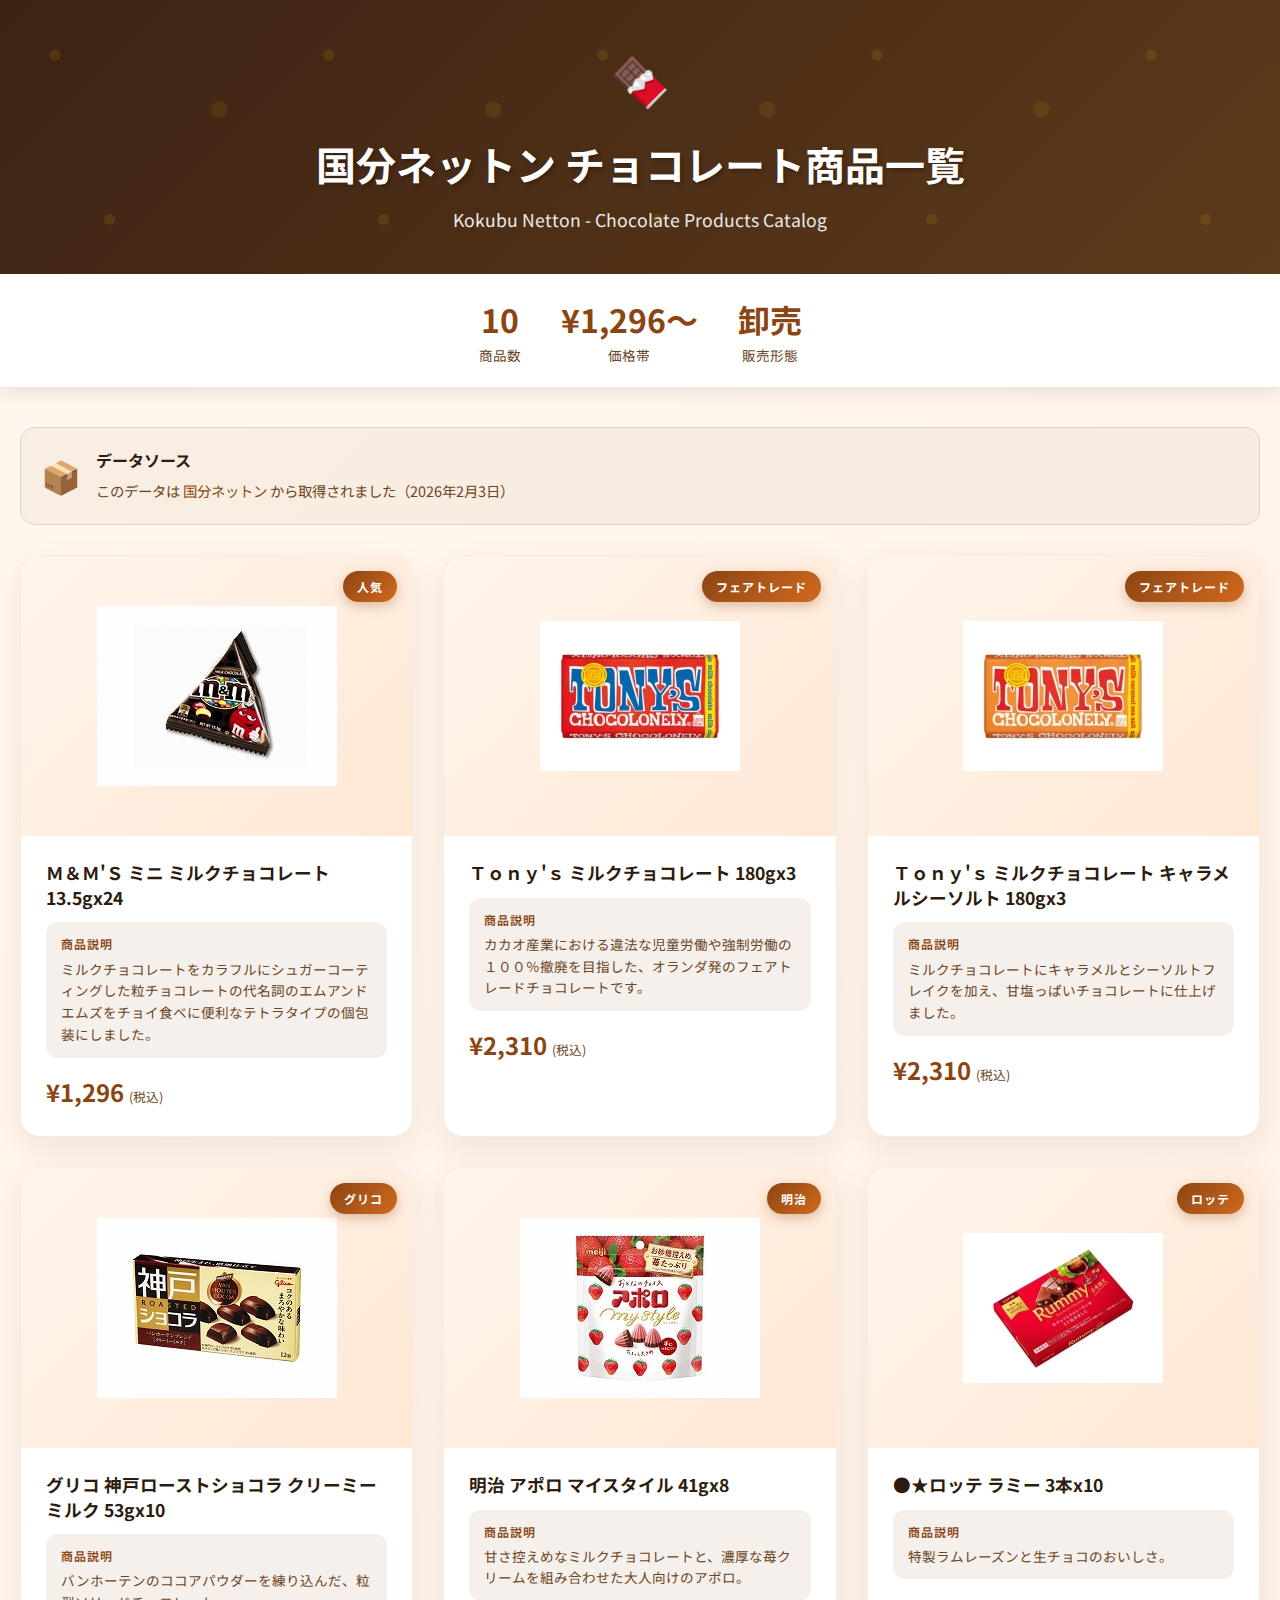
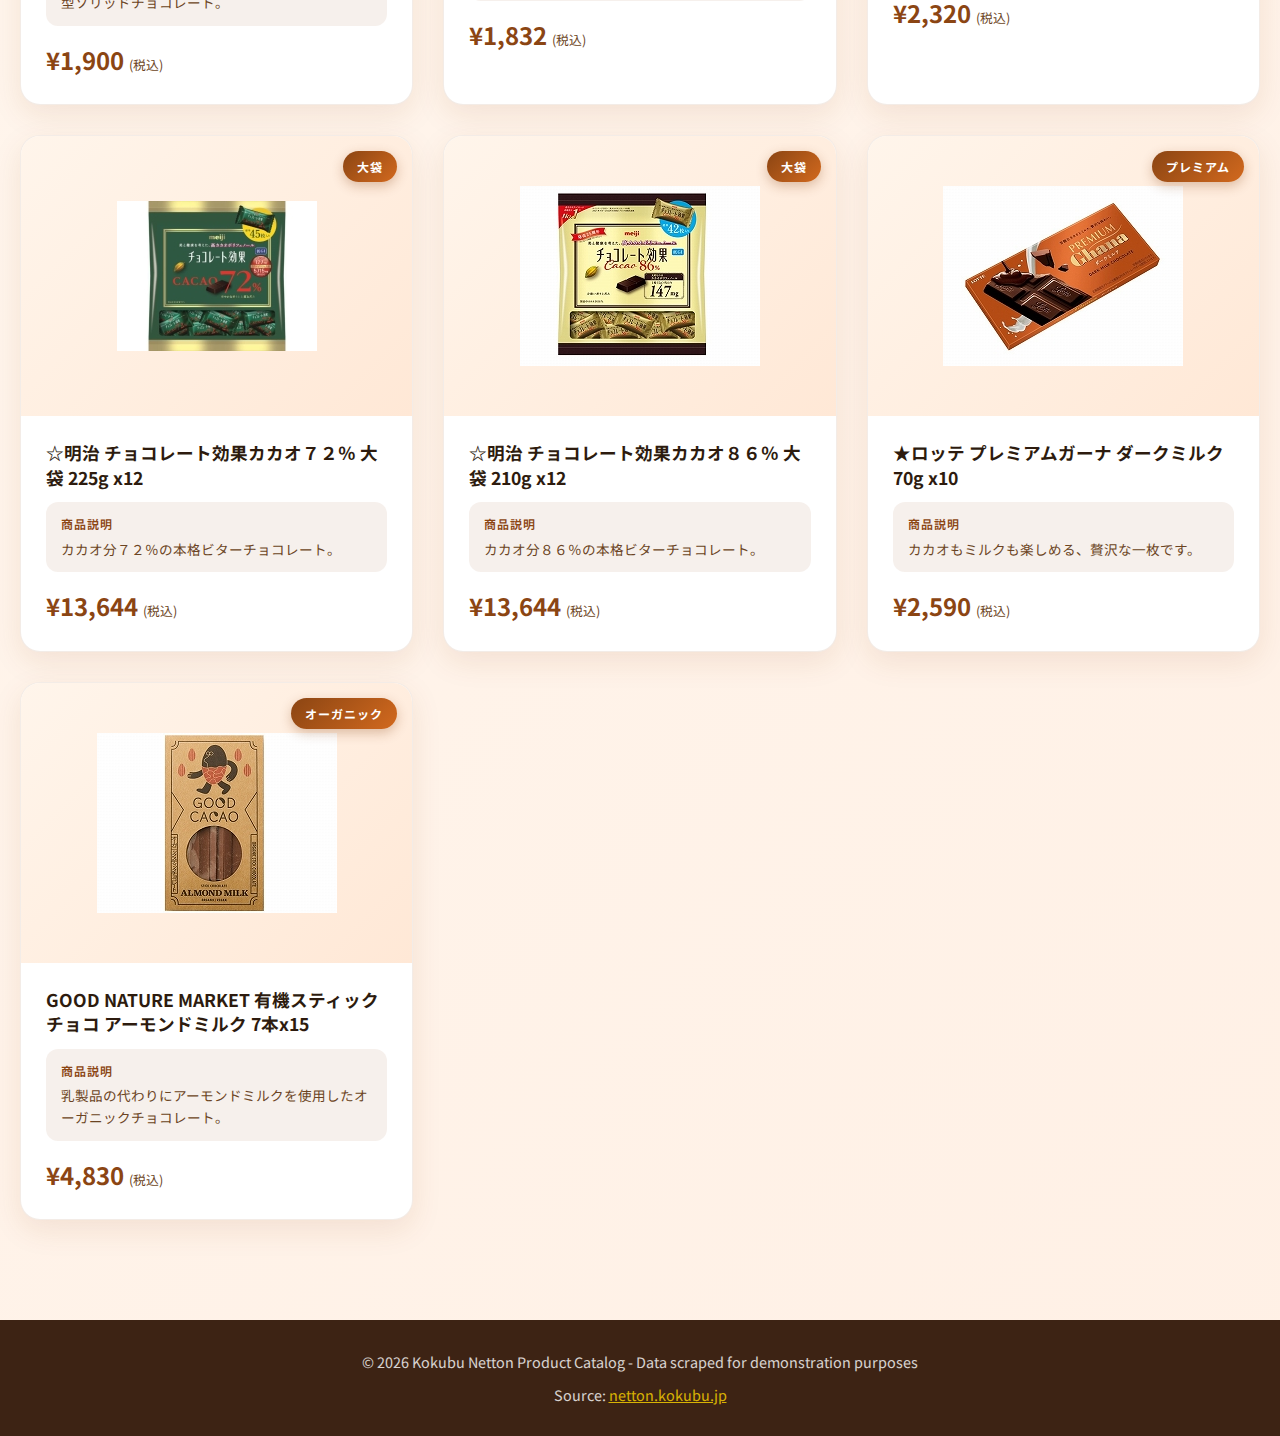
<file: kokubu_products/index.html>
<!DOCTYPE html>
<html lang="ja">

<head>
    <meta charset="UTF-8">
    <meta name="viewport" content="width=device-width, initial-scale=1.0">
    <title>国分ネットン - チョコレート商品一覧</title>
    <link href="https://fonts.googleapis.com/css2?family=Noto+Sans+JP:wght@300;400;500;700&display=swap"
        rel="stylesheet">
    <style>
        * {
            margin: 0;
            padding: 0;
            box-sizing: border-box;
        }

        :root {
            --primary: #8B4513;
            --primary-light: #D2691E;
            --accent: #FFD700;
            --bg-cream: #FFF8F0;
            --bg-chocolate: #3D2314;
            --text-dark: #2D1B0E;
            --text-light: #6B4423;
            --card-bg: #FFFFFF;
        }

        body {
            font-family: 'Noto Sans JP', sans-serif;
            background: linear-gradient(135deg, var(--bg-cream) 0%, #FFF0E5 100%);
            color: var(--text-dark);
            min-height: 100vh;
            line-height: 1.6;
        }

        .header {
            background: linear-gradient(135deg, var(--bg-chocolate) 0%, #5D3A1A 100%);
            color: white;
            padding: 40px 20px;
            text-align: center;
            position: relative;
            overflow: hidden;
        }

        .header::before {
            content: '';
            position: absolute;
            top: 0;
            left: 0;
            right: 0;
            bottom: 0;
            background: url('data:image/svg+xml,<svg xmlns="http://www.w3.org/2000/svg" viewBox="0 0 100 100"><circle cx="20" cy="20" r="2" fill="rgba(255,215,0,0.1)"/><circle cx="80" cy="40" r="3" fill="rgba(255,215,0,0.08)"/><circle cx="40" cy="80" r="2" fill="rgba(255,215,0,0.1)"/></svg>');
            pointer-events: none;
        }

        .header h1 {
            font-size: 2.5rem;
            font-weight: 700;
            margin-bottom: 10px;
            position: relative;
            text-shadow: 2px 2px 4px rgba(0, 0, 0, 0.3);
        }

        .header p {
            font-size: 1.1rem;
            opacity: 0.9;
            position: relative;
        }

        .header .emoji {
            font-size: 3rem;
            margin-bottom: 15px;
            display: block;
        }

        .stats-bar {
            background: rgba(255, 255, 255, 0.95);
            padding: 20px;
            display: flex;
            justify-content: center;
            gap: 40px;
            box-shadow: 0 4px 20px rgba(0, 0, 0, 0.1);
        }

        .stat {
            text-align: center;
        }

        .stat-value {
            font-size: 2rem;
            font-weight: 700;
            color: var(--primary);
        }

        .stat-label {
            font-size: 0.85rem;
            color: var(--text-light);
        }

        .container {
            max-width: 1400px;
            margin: 0 auto;
            padding: 40px 20px;
        }

        .products-grid {
            display: grid;
            grid-template-columns: repeat(auto-fill, minmax(320px, 1fr));
            gap: 30px;
        }

        .product-card {
            background: var(--card-bg);
            border-radius: 20px;
            overflow: hidden;
            box-shadow: 0 10px 30px rgba(139, 69, 19, 0.1);
            transition: all 0.4s cubic-bezier(0.4, 0, 0.2, 1);
            border: 1px solid rgba(139, 69, 19, 0.1);
        }

        .product-card:hover {
            transform: translateY(-10px);
            box-shadow: 0 20px 50px rgba(139, 69, 19, 0.2);
        }

        .product-image {
            width: 100%;
            height: 280px;
            background: linear-gradient(135deg, #FFF5EB 0%, #FFE8D6 100%);
            display: flex;
            align-items: center;
            justify-content: center;
            position: relative;
            overflow: hidden;
        }

        .product-image img {
            max-width: 90%;
            max-height: 90%;
            object-fit: contain;
            transition: transform 0.5s ease;
        }

        .product-card:hover .product-image img {
            transform: scale(1.08);
        }

        .product-badge {
            position: absolute;
            top: 15px;
            right: 15px;
            background: linear-gradient(135deg, var(--primary) 0%, var(--primary-light) 100%);
            color: white;
            padding: 6px 14px;
            border-radius: 20px;
            font-size: 0.75rem;
            font-weight: 700;
            text-transform: uppercase;
            letter-spacing: 1px;
            box-shadow: 0 4px 12px rgba(139, 69, 19, 0.3);
        }

        .product-info {
            padding: 25px;
        }

        .product-name {
            font-size: 1.1rem;
            font-weight: 700;
            color: var(--text-dark);
            margin-bottom: 12px;
            line-height: 1.4;
            display: -webkit-box;
            -webkit-line-clamp: 2;
            -webkit-box-orient: vertical;
            overflow: hidden;
        }

        .product-description {
            font-size: 0.9rem;
            color: var(--text-light);
            margin-bottom: 15px;
            line-height: 1.6;
            display: -webkit-box;
            -webkit-line-clamp: 3;
            -webkit-box-orient: vertical;
            overflow: hidden;
        }

        .product-materials {
            background: rgba(139, 69, 19, 0.08);
            padding: 12px 15px;
            border-radius: 12px;
            margin-bottom: 15px;
        }

        .product-materials-label {
            font-size: 0.75rem;
            color: var(--primary);
            font-weight: 600;
            text-transform: uppercase;
            letter-spacing: 1px;
            margin-bottom: 5px;
        }

        .product-materials-text {
            font-size: 0.85rem;
            color: var(--text-light);
        }

        .product-price {
            font-size: 1.5rem;
            font-weight: 700;
            color: var(--primary);
            display: flex;
            align-items: baseline;
            gap: 5px;
        }

        .product-price .tax {
            font-size: 0.8rem;
            font-weight: 400;
            color: var(--text-light);
        }

        .footer {
            background: var(--bg-chocolate);
            color: white;
            text-align: center;
            padding: 30px 20px;
            margin-top: 60px;
        }

        .footer p {
            opacity: 0.8;
            font-size: 0.9rem;
        }

        .source-info {
            background: rgba(139, 69, 19, 0.05);
            border: 1px solid rgba(139, 69, 19, 0.15);
            border-radius: 15px;
            padding: 20px;
            margin-bottom: 30px;
            display: flex;
            align-items: center;
            gap: 15px;
        }

        .source-info-icon {
            font-size: 2rem;
        }

        .source-info-text {
            flex: 1;
        }

        .source-info-text strong {
            display: block;
            color: var(--text-dark);
            margin-bottom: 5px;
        }

        .source-info-text span {
            font-size: 0.9rem;
            color: var(--text-light);
        }

        .source-info-text a {
            color: var(--primary);
            text-decoration: none;
        }

        .source-info-text a:hover {
            text-decoration: underline;
        }

        @media (max-width: 768px) {
            .header h1 {
                font-size: 1.8rem;
            }

            .stats-bar {
                flex-wrap: wrap;
                gap: 20px;
            }

            .products-grid {
                grid-template-columns: 1fr;
            }
        }
    </style>
</head>

<body>
    <header class="header">
        <span class="emoji">🍫</span>
        <h1>国分ネットン チョコレート商品一覧</h1>
        <p>Kokubu Netton - Chocolate Products Catalog</p>
    </header>

    <div class="stats-bar">
        <div class="stat">
            <div class="stat-value">10</div>
            <div class="stat-label">商品数</div>
        </div>
        <div class="stat">
            <div class="stat-value">¥1,296〜</div>
            <div class="stat-label">価格帯</div>
        </div>
        <div class="stat">
            <div class="stat-value">卸売</div>
            <div class="stat-label">販売形態</div>
        </div>
    </div>

    <div class="container">
        <div class="source-info">
            <div class="source-info-icon">📦</div>
            <div class="source-info-text">
                <strong>データソース</strong>
                <span>このデータは <a href="https://netton.kokubu.jp/shop/c/c10/" target="_blank">国分ネットン</a>
                    から取得されました（2026年2月3日）</span>
            </div>
        </div>

        <div class="products-grid">
            <!-- Product 1 -->
            <div class="product-card">
                <div class="product-image">
                    <div class="product-badge">人気</div>
                    <img src="images/45175305.jpg" alt="M&M'S ミニ ミルクチョコレート" loading="lazy">
                </div>
                <div class="product-info">
                    <h3 class="product-name">Ｍ＆Ｍ'Ｓ ミニ ミルクチョコレート 13.5gx24</h3>
                    <div class="product-materials">
                        <div class="product-materials-label">商品説明</div>
                        <div class="product-materials-text">
                            ミルクチョコレートをカラフルにシュガーコーティングした粒チョコレートの代名詞のエムアンドエムズをチョイ食べに便利なテトラタイプの個包装にしました。</div>
                    </div>
                    <div class="product-price">¥1,296 <span class="tax">(税込)</span></div>
                </div>
            </div>

            <!-- Product 2 -->
            <div class="product-card">
                <div class="product-image">
                    <div class="product-badge">フェアトレード</div>
                    <img src="images/4901592924995.jpg" alt="Tony's ミルクチョコレート" loading="lazy">
                </div>
                <div class="product-info">
                    <h3 class="product-name">Ｔｏｎｙ'ｓ ミルクチョコレート 180gx3</h3>
                    <div class="product-materials">
                        <div class="product-materials-label">商品説明</div>
                        <div class="product-materials-text">カカオ産業における違法な児童労働や強制労働の１００％撤廃を目指した、オランダ発のフェアトレードチョコレートです。
                        </div>
                    </div>
                    <div class="product-price">¥2,310 <span class="tax">(税込)</span></div>
                </div>
            </div>

            <!-- Product 3 -->
            <div class="product-card">
                <div class="product-image">
                    <div class="product-badge">フェアトレード</div>
                    <img src="images/4901592925008.jpg" alt="Tony's ミルクチョコレート キャラメルシーソルト" loading="lazy">
                </div>
                <div class="product-info">
                    <h3 class="product-name">Ｔｏｎｙ'ｓ ミルクチョコレート キャラメルシーソルト 180gx3</h3>
                    <div class="product-materials">
                        <div class="product-materials-label">商品説明</div>
                        <div class="product-materials-text">ミルクチョコレートにキャラメルとシーソルトフレイクを加え、甘塩っぱいチョコレートに仕上げました。</div>
                    </div>
                    <div class="product-price">¥2,310 <span class="tax">(税込)</span></div>
                </div>
            </div>

            <!-- Product 4 -->
            <div class="product-card">
                <div class="product-image">
                    <div class="product-badge">グリコ</div>
                    <img src="images/4901005500846.jpg" alt="神戸ローストショコラ クリーミーミルク" loading="lazy">
                </div>
                <div class="product-info">
                    <h3 class="product-name">グリコ 神戸ローストショコラ クリーミーミルク 53gx10</h3>
                    <div class="product-materials">
                        <div class="product-materials-label">商品説明</div>
                        <div class="product-materials-text">バンホーテンのココアパウダーを練り込んだ、粒型ソリッドチョコレート。</div>
                    </div>
                    <div class="product-price">¥1,900 <span class="tax">(税込)</span></div>
                </div>
            </div>

            <!-- Product 5 -->
            <div class="product-card">
                <div class="product-image">
                    <div class="product-badge">明治</div>
                    <img src="images/4902777080093.jpg" alt="アポロ マイスタイル" loading="lazy">
                </div>
                <div class="product-info">
                    <h3 class="product-name">明治 アポロ マイスタイル 41gx8</h3>
                    <div class="product-materials">
                        <div class="product-materials-label">商品説明</div>
                        <div class="product-materials-text">甘さ控えめなミルクチョコレートと、濃厚な苺クリームを組み合わせた大人向けのアポロ。</div>
                    </div>
                    <div class="product-price">¥1,832 <span class="tax">(税込)</span></div>
                </div>
            </div>

            <!-- Product 6 -->
            <div class="product-card">
                <div class="product-image">
                    <div class="product-badge">ロッテ</div>
                    <img src="images/4903333230617.jpg" alt="ラミー" loading="lazy">
                </div>
                <div class="product-info">
                    <h3 class="product-name">●★ロッテ ラミー 3本x10</h3>
                    <div class="product-materials">
                        <div class="product-materials-label">商品説明</div>
                        <div class="product-materials-text">特製ラムレーズンと生チョコのおいしさ。</div>
                    </div>
                    <div class="product-price">¥2,320 <span class="tax">(税込)</span></div>
                </div>
            </div>

            <!-- Product 7 -->
            <div class="product-card">
                <div class="product-image">
                    <div class="product-badge">大袋</div>
                    <img src="images/4902777010113.jpg" alt="チョコレート効果カカオ72%" loading="lazy">
                </div>
                <div class="product-info">
                    <h3 class="product-name">☆明治 チョコレート効果カカオ７２％ 大袋 225g x12</h3>
                    <div class="product-materials">
                        <div class="product-materials-label">商品説明</div>
                        <div class="product-materials-text">カカオ分７２％の本格ビターチョコレート。</div>
                    </div>
                    <div class="product-price">¥13,644 <span class="tax">(税込)</span></div>
                </div>
            </div>

            <!-- Product 8 -->
            <div class="product-card">
                <div class="product-image">
                    <div class="product-badge">大袋</div>
                    <img src="images/4902777026480.jpg" alt="チョコレート効果カカオ86%" loading="lazy">
                </div>
                <div class="product-info">
                    <h3 class="product-name">☆明治 チョコレート効果カカオ８６％ 大袋 210g x12</h3>
                    <div class="product-materials">
                        <div class="product-materials-label">商品説明</div>
                        <div class="product-materials-text">カカオ分８６％の本格ビターチョコレート。</div>
                    </div>
                    <div class="product-price">¥13,644 <span class="tax">(税込)</span></div>
                </div>
            </div>

            <!-- Product 9 -->
            <div class="product-card">
                <div class="product-image">
                    <div class="product-badge">プレミアム</div>
                    <img src="images/4903333277018.jpg" alt="プレミアムガーナ ダークミルク" loading="lazy">
                </div>
                <div class="product-info">
                    <h3 class="product-name">★ロッテ プレミアムガーナ ダークミルク 70g x10</h3>
                    <div class="product-materials">
                        <div class="product-materials-label">商品説明</div>
                        <div class="product-materials-text">カカオもミルクも楽しめる、贅沢な一枚です。</div>
                    </div>
                    <div class="product-price">¥2,590 <span class="tax">(税込)</span></div>
                </div>
            </div>

            <!-- Product 10 -->
            <div class="product-card">
                <div class="product-image">
                    <div class="product-badge">オーガニック</div>
                    <img src="images/4580523152913.jpg" alt="有機スティックチョコ アーモンドミルク" loading="lazy">
                </div>
                <div class="product-info">
                    <h3 class="product-name">GOOD NATURE MARKET 有機スティックチョコ アーモンドミルク 7本x15</h3>
                    <div class="product-materials">
                        <div class="product-materials-label">商品説明</div>
                        <div class="product-materials-text">乳製品の代わりにアーモンドミルクを使用したオーガニックチョコレート。</div>
                    </div>
                    <div class="product-price">¥4,830 <span class="tax">(税込)</span></div>
                </div>
            </div>
        </div>
    </div>

    <footer class="footer">
        <p>© 2026 Kokubu Netton Product Catalog - Data scraped for demonstration purposes</p>
        <p style="margin-top: 10px;">Source: <a href="https://netton.kokubu.jp/shop/c/c10/"
                style="color: #FFD700;">netton.kokubu.jp</a></p>
    </footer>
</body>

</html>
</file>
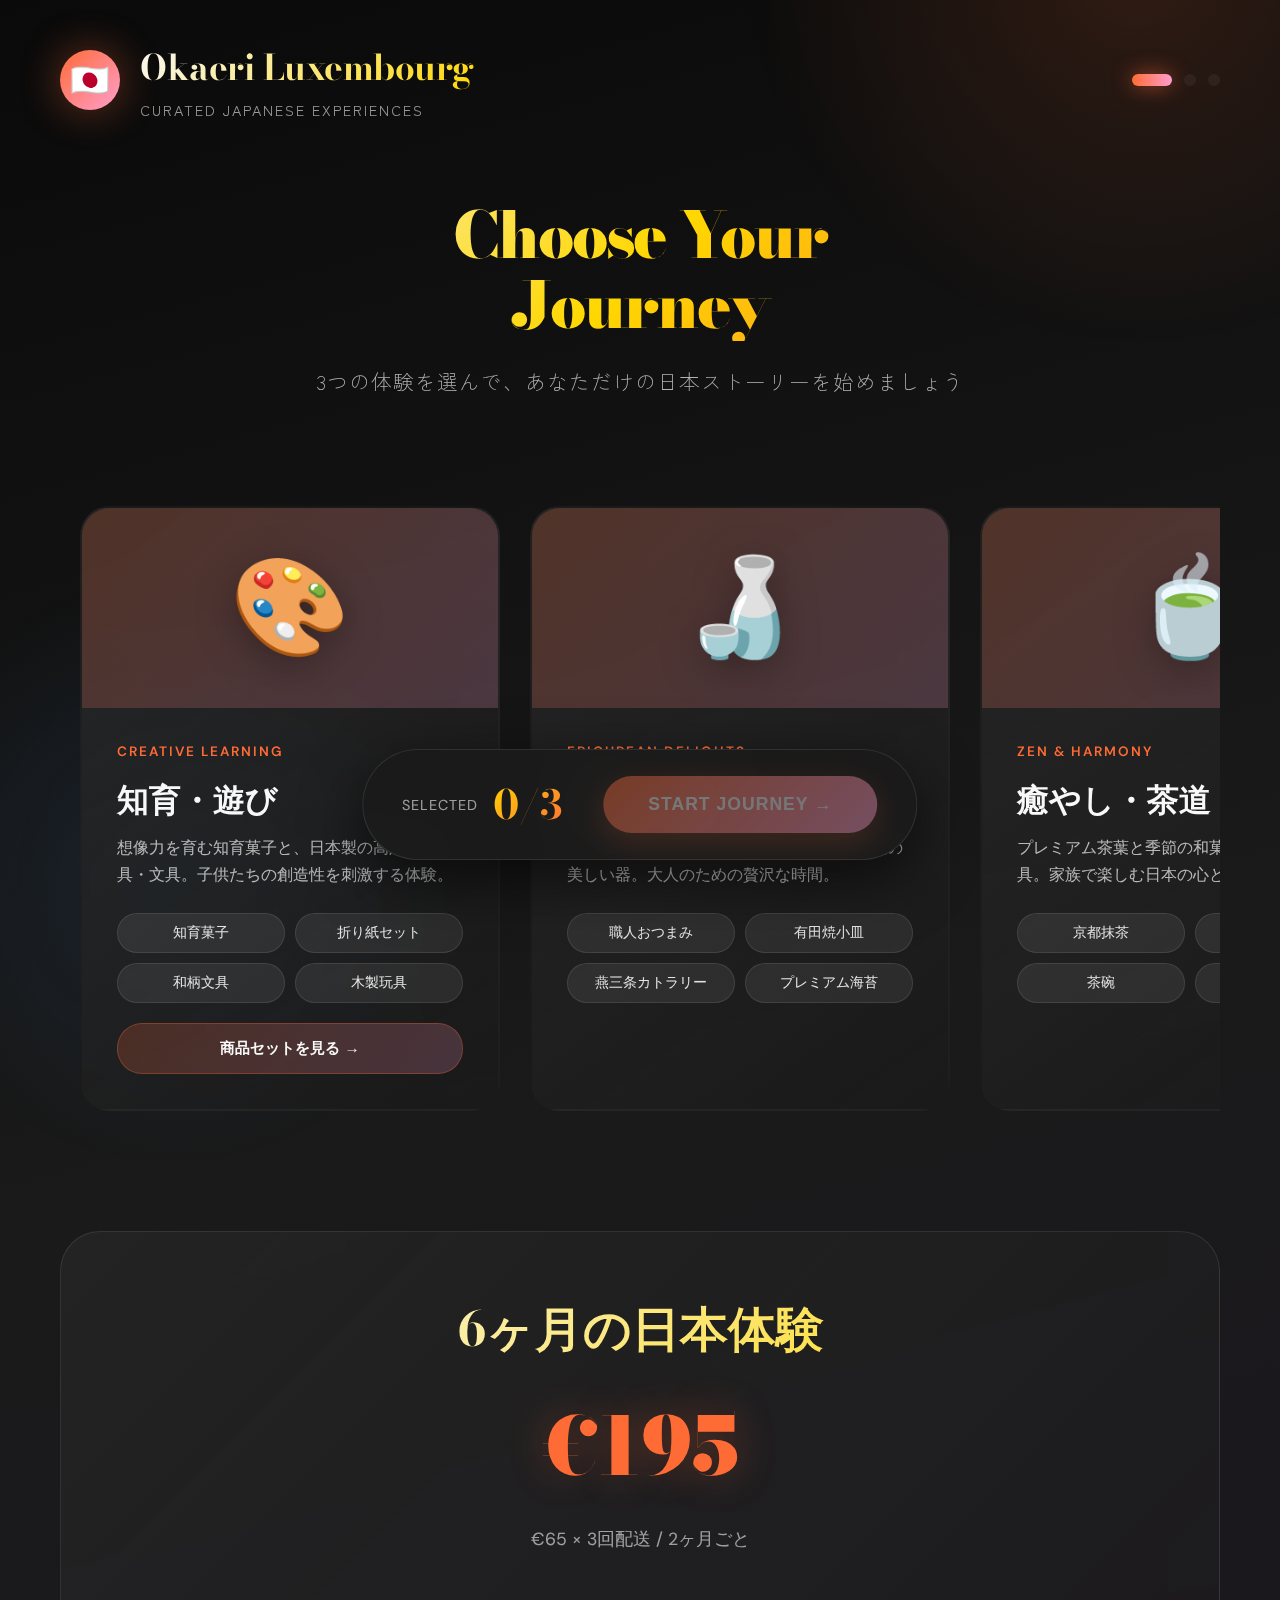
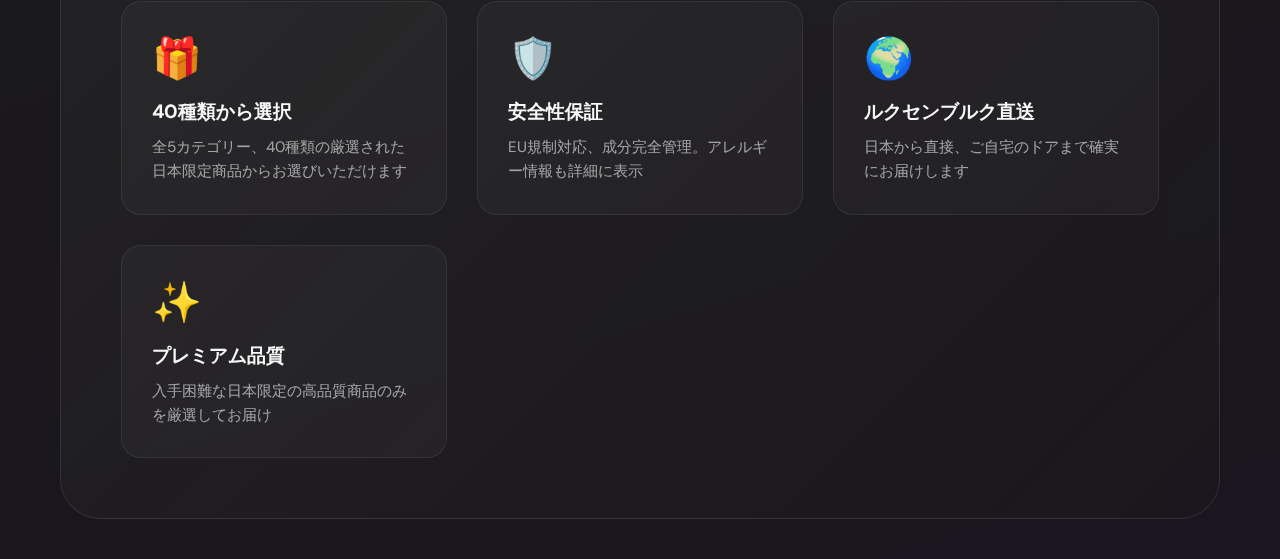
<file: okaeri-luxembourg-v2.html>
<!DOCTYPE html>
<html lang="ja">
<head>
    <meta charset="UTF-8">
    <meta name="viewport" content="width=device-width, initial-scale=1.0">
    <title>Okaeri Luxembourg - Curate Your Journey</title>
    <link href="https://fonts.googleapis.com/css2?family=Bodoni+Moda:wght@400;600;700;900&family=Zen+Kaku+Gothic+New:wght@300;400;500;700&family=DM+Sans:wght@400;500;700&display=swap" rel="stylesheet">
    <style>
        * {
            margin: 0;
            padding: 0;
            box-sizing: border-box;
        }

        :root {
            --noir: #0a0a0a;
            --charcoal: #1a1a1a;
            --slate: #2a2a2a;
            --ember: #ff6b35;
            --gold: #ffd700;
            --pearl: #f8f8f8;
            --mist: rgba(248, 248, 248, 0.05);
            --sakura: #ff9ecd;
            --azure: #4a9eff;
        }

        body {
            font-family: 'DM Sans', sans-serif;
            background: linear-gradient(165deg, var(--noir) 0%, var(--charcoal) 50%, #1a1520 100%);
            color: var(--pearl);
            min-height: 100vh;
            overflow-x: hidden;
            position: relative;
        }

        body::before {
            content: '';
            position: fixed;
            top: -50%;
            right: -20%;
            width: 800px;
            height: 800px;
            background: radial-gradient(circle, rgba(255, 107, 53, 0.15) 0%, transparent 70%);
            border-radius: 50%;
            animation: float 20s ease-in-out infinite;
            pointer-events: none;
        }

        body::after {
            content: '';
            position: fixed;
            bottom: -30%;
            left: -10%;
            width: 600px;
            height: 600px;
            background: radial-gradient(circle, rgba(74, 158, 255, 0.1) 0%, transparent 70%);
            border-radius: 50%;
            animation: float 15s ease-in-out infinite reverse;
            pointer-events: none;
        }

        @keyframes float {
            0%, 100% { transform: translate(0, 0) scale(1); }
            50% { transform: translate(30px, -50px) scale(1.1); }
        }

        .container {
            max-width: 1600px;
            margin: 0 auto;
            padding: 40px 60px;
            position: relative;
            z-index: 1;
        }

        header {
            display: flex;
            justify-content: space-between;
            align-items: center;
            margin-bottom: 80px;
            animation: slideDown 0.8s ease-out;
        }

        .brand {
            display: flex;
            align-items: center;
            gap: 20px;
        }

        .brand-mark {
            width: 60px;
            height: 60px;
            background: linear-gradient(135deg, var(--ember) 0%, var(--sakura) 100%);
            border-radius: 50%;
            display: flex;
            align-items: center;
            justify-content: center;
            font-size: 2rem;
            box-shadow: 0 0 40px rgba(255, 107, 53, 0.4);
        }

        .brand-text h1 {
            font-family: 'Bodoni Moda', serif;
            font-size: 2.2rem;
            font-weight: 700;
            letter-spacing: -0.5px;
            background: linear-gradient(135deg, var(--pearl) 0%, var(--gold) 100%);
            -webkit-background-clip: text;
            -webkit-text-fill-color: transparent;
            background-clip: text;
        }

        .brand-text p {
            font-family: 'Zen Kaku Gothic New', sans-serif;
            font-size: 0.9rem;
            color: rgba(248, 248, 248, 0.6);
            letter-spacing: 2px;
            margin-top: 5px;
        }

        .progress-bar {
            display: flex;
            gap: 12px;
            align-items: center;
        }

        .progress-dot {
            width: 12px;
            height: 12px;
            border-radius: 50%;
            background: var(--mist);
            transition: all 0.5s ease;
            position: relative;
        }

        .progress-dot.active {
            width: 40px;
            border-radius: 6px;
            background: linear-gradient(90deg, var(--ember) 0%, var(--sakura) 100%);
            box-shadow: 0 0 20px rgba(255, 107, 53, 0.6);
        }

        .hero-section {
            text-align: center;
            margin-bottom: 70px;
            animation: fadeIn 1s ease-out 0.2s backwards;
        }

        .hero-title {
            font-family: 'Bodoni Moda', serif;
            font-size: 4rem;
            font-weight: 900;
            line-height: 1.1;
            margin-bottom: 25px;
            background: linear-gradient(135deg, var(--pearl) 0%, var(--gold) 50%, var(--ember) 100%);
            -webkit-background-clip: text;
            -webkit-text-fill-color: transparent;
            background-clip: text;
            letter-spacing: -2px;
        }

        .hero-subtitle {
            font-family: 'Zen Kaku Gothic New', sans-serif;
            font-size: 1.3rem;
            color: rgba(248, 248, 248, 0.7);
            font-weight: 300;
            letter-spacing: 1px;
        }

        .carousel-wrapper {
            position: relative;
            margin-bottom: 50px;
        }

        .carousel-container {
            display: flex;
            gap: 30px;
            overflow-x: auto;
            scroll-behavior: smooth;
            padding: 40px 20px;
            scrollbar-width: none;
            -ms-overflow-style: none;
        }

        .carousel-container::-webkit-scrollbar {
            display: none;
        }

        .experience-card {
            flex: 0 0 420px;
            background: linear-gradient(145deg, rgba(42, 42, 42, 0.8) 0%, rgba(26, 26, 26, 0.6) 100%);
            border-radius: 30px;
            padding: 0;
            cursor: pointer;
            position: relative;
            overflow: hidden;
            transition: all 0.6s cubic-bezier(0.4, 0, 0.2, 1);
            border: 2px solid transparent;
            backdrop-filter: blur(20px);
            animation: cardSlideIn 0.8s ease-out backwards;
        }

        .experience-card:nth-child(1) { animation-delay: 0.1s; }
        .experience-card:nth-child(2) { animation-delay: 0.2s; }
        .experience-card:nth-child(3) { animation-delay: 0.3s; }
        .experience-card:nth-child(4) { animation-delay: 0.4s; }
        .experience-card:nth-child(5) { animation-delay: 0.5s; }

        .experience-card::before {
            content: '';
            position: absolute;
            top: -2px;
            left: -2px;
            right: -2px;
            bottom: -2px;
            background: linear-gradient(135deg, var(--ember), var(--sakura), var(--azure));
            border-radius: 30px;
            opacity: 0;
            transition: opacity 0.6s ease;
            z-index: -1;
        }

        .experience-card:hover {
            transform: translateY(-10px) scale(1.02);
            box-shadow: 0 30px 60px rgba(0, 0, 0, 0.5);
        }

        .experience-card.selected {
            border-color: var(--ember);
            box-shadow: 0 20px 50px rgba(255, 107, 53, 0.4), inset 0 0 0 1px rgba(255, 107, 53, 0.2);
        }

        .experience-card.selected::before {
            opacity: 0.2;
        }

        .card-header {
            height: 200px;
            background: linear-gradient(135deg, rgba(255, 107, 53, 0.2) 0%, rgba(255, 158, 205, 0.2) 100%);
            display: flex;
            align-items: center;
            justify-content: center;
            position: relative;
            overflow: hidden;
        }

        .card-header::before {
            content: '';
            position: absolute;
            top: 0;
            left: 0;
            right: 0;
            bottom: 0;
            background: radial-gradient(circle at 30% 50%, rgba(255, 107, 53, 0.3), transparent 60%);
            opacity: 0;
            transition: opacity 0.5s ease;
        }

        .experience-card:hover .card-header::before {
            opacity: 1;
        }

        .card-emoji {
            font-size: 6rem;
            filter: drop-shadow(0 10px 20px rgba(0, 0, 0, 0.3));
            transition: transform 0.5s ease;
        }

        .experience-card:hover .card-emoji {
            transform: scale(1.15) rotate(-5deg);
        }

        .card-body {
            padding: 35px;
        }

        .card-title {
            font-family: 'Bodoni Moda', serif;
            font-size: 2rem;
            font-weight: 700;
            margin-bottom: 10px;
            color: var(--pearl);
        }

        .card-label {
            font-size: 0.85rem;
            color: var(--ember);
            text-transform: uppercase;
            letter-spacing: 2px;
            font-weight: 600;
            margin-bottom: 15px;
        }

        .card-description {
            font-size: 1rem;
            line-height: 1.7;
            color: rgba(248, 248, 248, 0.7);
            margin-bottom: 25px;
            font-weight: 300;
        }

        .card-features {
            display: grid;
            grid-template-columns: repeat(2, 1fr);
            gap: 10px;
        }

        .feature-chip {
            background: rgba(248, 248, 248, 0.08);
            padding: 10px 16px;
            border-radius: 20px;
            font-size: 0.85rem;
            text-align: center;
            font-weight: 500;
            color: rgba(248, 248, 248, 0.9);
            border: 1px solid rgba(248, 248, 248, 0.1);
            transition: all 0.3s ease;
        }

        .experience-card:hover .feature-chip {
            background: rgba(255, 107, 53, 0.2);
            border-color: rgba(255, 107, 53, 0.3);
            transform: translateY(-2px);
        }

        .view-products-btn {
            width: 100%;
            background: linear-gradient(135deg, rgba(255, 107, 53, 0.2) 0%, rgba(255, 158, 205, 0.2) 100%);
            border: 1px solid rgba(255, 107, 53, 0.3);
            color: var(--pearl);
            padding: 14px 24px;
            border-radius: 25px;
            font-size: 0.95rem;
            font-weight: 600;
            cursor: pointer;
            transition: all 0.4s ease;
            margin-top: 20px;
        }

        .view-products-btn:hover {
            background: linear-gradient(135deg, var(--ember) 0%, var(--sakura) 100%);
            border-color: transparent;
            transform: translateY(-2px);
            box-shadow: 0 10px 25px rgba(255, 107, 53, 0.4);
        }

        .selection-badge {
            position: absolute;
            top: 20px;
            right: 20px;
            width: 50px;
            height: 50px;
            border-radius: 50%;
            background: linear-gradient(135deg, var(--ember) 0%, var(--sakura) 100%);
            display: flex;
            align-items: center;
            justify-content: center;
            font-size: 1.5rem;
            opacity: 0;
            transform: scale(0);
            transition: all 0.5s cubic-bezier(0.68, -0.55, 0.265, 1.55);
            box-shadow: 0 10px 30px rgba(255, 107, 53, 0.5);
        }

        .experience-card.selected .selection-badge {
            opacity: 1;
            transform: scale(1);
        }

        .product-showcase {
            position: fixed;
            top: 0;
            left: 0;
            width: 100%;
            height: 100%;
            background: rgba(0, 0, 0, 0.95);
            display: none;
            align-items: center;
            justify-content: center;
            z-index: 10001;
            backdrop-filter: blur(20px);
            animation: fadeIn 0.3s ease;
            overflow-y: auto;
            padding: 40px 20px;
        }

        .product-showcase.active {
            display: flex;
        }

        .showcase-content {
            background: linear-gradient(145deg, var(--slate) 0%, var(--charcoal) 100%);
            border-radius: 40px;
            max-width: 1200px;
            width: 100%;
            border: 1px solid rgba(248, 248, 248, 0.1);
            animation: slideInUp 0.5s ease-out;
            position: relative;
            max-height: 90vh;
            overflow-y: auto;
        }

        .showcase-header {
            padding: 50px;
            border-bottom: 1px solid rgba(248, 248, 248, 0.1);
            position: sticky;
            top: 0;
            background: linear-gradient(145deg, var(--slate) 0%, var(--charcoal) 100%);
            z-index: 10;
            backdrop-filter: blur(20px);
        }

        .close-showcase {
            position: absolute;
            top: 30px;
            right: 30px;
            width: 50px;
            height: 50px;
            background: rgba(248, 248, 248, 0.1);
            border: none;
            border-radius: 50%;
            color: var(--pearl);
            font-size: 1.5rem;
            cursor: pointer;
            transition: all 0.3s ease;
        }

        .close-showcase:hover {
            background: var(--ember);
            transform: rotate(90deg);
        }

        .showcase-title {
            font-family: 'Bodoni Moda', serif;
            font-size: 3rem;
            font-weight: 700;
            margin-bottom: 15px;
            background: linear-gradient(135deg, var(--pearl) 0%, var(--gold) 100%);
            -webkit-background-clip: text;
            -webkit-text-fill-color: transparent;
            background-clip: text;
        }

        .showcase-subtitle {
            font-size: 1.2rem;
            color: rgba(248, 248, 248, 0.6);
            margin-bottom: 10px;
        }

        .showcase-description {
            font-size: 1.1rem;
            color: rgba(248, 248, 248, 0.8);
            line-height: 1.7;
            max-width: 800px;
        }

        .products-grid {
            padding: 50px;
            display: grid;
            grid-template-columns: repeat(auto-fit, minmax(320px, 1fr));
            gap: 30px;
        }

        .product-set {
            background: rgba(248, 248, 248, 0.03);
            border: 1px solid rgba(248, 248, 248, 0.1);
            border-radius: 24px;
            overflow: hidden;
            transition: all 0.4s ease;
            cursor: pointer;
        }

        .product-set:hover {
            transform: translateY(-8px);
            border-color: var(--ember);
            box-shadow: 0 20px 40px rgba(255, 107, 53, 0.3);
        }

        .product-image {
            width: 100%;
            height: 280px;
            background: linear-gradient(135deg, rgba(255, 107, 53, 0.15) 0%, rgba(255, 158, 205, 0.15) 100%);
            display: flex;
            align-items: center;
            justify-content: center;
            position: relative;
            overflow: hidden;
        }

        .product-image img {
            width: 100%;
            height: 100%;
            object-fit: cover;
            transition: transform 0.5s ease;
        }

        .product-set:hover .product-image img {
            transform: scale(1.1);
        }

        .product-placeholder {
            font-size: 5rem;
            opacity: 0.3;
        }

        .product-info {
            padding: 25px;
        }

        .product-name {
            font-family: 'Bodoni Moda', serif;
            font-size: 1.5rem;
            font-weight: 700;
            color: var(--pearl);
            margin-bottom: 10px;
        }

        .product-description {
            font-size: 0.95rem;
            color: rgba(248, 248, 248, 0.7);
            line-height: 1.6;
            margin-bottom: 20px;
        }

        .product-items {
            display: flex;
            flex-wrap: wrap;
            gap: 8px;
            margin-bottom: 20px;
        }

        .product-item-tag {
            background: rgba(255, 107, 53, 0.15);
            border: 1px solid rgba(255, 107, 53, 0.3);
            padding: 6px 12px;
            border-radius: 15px;
            font-size: 0.8rem;
            color: rgba(248, 248, 248, 0.9);
        }

        .product-actions {
            display: flex;
            gap: 10px;
        }

        .view-details-btn {
            flex: 1;
            background: linear-gradient(135deg, var(--ember) 0%, var(--sakura) 100%);
            color: white;
            border: none;
            padding: 12px 20px;
            border-radius: 25px;
            font-size: 0.95rem;
            font-weight: 600;
            cursor: pointer;
            transition: all 0.3s ease;
        }

        .view-details-btn:hover {
            transform: translateY(-2px);
            box-shadow: 0 10px 25px rgba(255, 107, 53, 0.4);
        }

        .select-set-btn {
            background: rgba(248, 248, 248, 0.1);
            color: var(--pearl);
            border: 1px solid rgba(248, 248, 248, 0.2);
            padding: 12px 20px;
            border-radius: 25px;
            font-size: 0.95rem;
            font-weight: 600;
            cursor: pointer;
            transition: all 0.3s ease;
        }

        .select-set-btn:hover {
            background: rgba(248, 248, 248, 0.2);
            border-color: rgba(248, 248, 248, 0.4);
        }

        .product-badge {
            position: absolute;
            top: 15px;
            right: 15px;
            background: var(--ember);
            color: white;
            padding: 8px 16px;
            border-radius: 20px;
            font-size: 0.8rem;
            font-weight: 700;
            text-transform: uppercase;
            letter-spacing: 1px;
        }

        @keyframes slideInUp {
            from {
                opacity: 0;
                transform: translateY(50px);
            }
            to {
                opacity: 1;
                transform: translateY(0);
            }
        }

        .control-panel {
            position: fixed;
            bottom: 40px;
            left: 50%;
            transform: translateX(-50%);
            background: rgba(26, 26, 26, 0.95);
            backdrop-filter: blur(30px);
            padding: 25px 40px;
            border-radius: 100px;
            display: flex;
            align-items: center;
            gap: 40px;
            box-shadow: 0 20px 60px rgba(0, 0, 0, 0.6), inset 0 0 0 1px rgba(248, 248, 248, 0.1);
            z-index: 1000;
            animation: slideUp 0.8s ease-out 0.5s backwards;
        }

        .counter {
            display: flex;
            align-items: center;
            gap: 15px;
        }

        .counter-label {
            font-size: 0.9rem;
            color: rgba(248, 248, 248, 0.6);
            text-transform: uppercase;
            letter-spacing: 1px;
        }

        .counter-value {
            font-family: 'Bodoni Moda', serif;
            font-size: 2.5rem;
            font-weight: 700;
            background: linear-gradient(135deg, var(--gold) 0%, var(--ember) 100%);
            -webkit-background-clip: text;
            -webkit-text-fill-color: transparent;
            background-clip: text;
        }

        .start-button {
            background: linear-gradient(135deg, var(--ember) 0%, var(--sakura) 100%);
            color: white;
            border: none;
            padding: 18px 45px;
            border-radius: 50px;
            font-size: 1.1rem;
            font-weight: 700;
            cursor: pointer;
            transition: all 0.4s ease;
            box-shadow: 0 10px 30px rgba(255, 107, 53, 0.4);
            text-transform: uppercase;
            letter-spacing: 1px;
        }

        .start-button:hover:not(:disabled) {
            transform: translateY(-3px);
            box-shadow: 0 15px 40px rgba(255, 107, 53, 0.6);
        }

        .start-button:disabled {
            opacity: 0.4;
            cursor: not-allowed;
        }

        .pricing-showcase {
            background: linear-gradient(135deg, rgba(42, 42, 42, 0.6) 0%, rgba(26, 26, 26, 0.4) 100%);
            backdrop-filter: blur(20px);
            border-radius: 40px;
            padding: 60px;
            margin-top: 80px;
            border: 1px solid rgba(248, 248, 248, 0.1);
            animation: fadeIn 1s ease-out 0.8s backwards;
        }

        .pricing-header {
            text-align: center;
            margin-bottom: 50px;
        }

        .pricing-title {
            font-family: 'Bodoni Moda', serif;
            font-size: 3rem;
            font-weight: 700;
            margin-bottom: 15px;
            background: linear-gradient(135deg, var(--pearl) 0%, var(--gold) 100%);
            -webkit-background-clip: text;
            -webkit-text-fill-color: transparent;
            background-clip: text;
        }

        .pricing-amount {
            font-family: 'Bodoni Moda', serif;
            font-size: 5rem;
            font-weight: 900;
            color: var(--ember);
            margin: 20px 0;
            text-shadow: 0 0 40px rgba(255, 107, 53, 0.3);
        }

        .pricing-details {
            font-size: 1.1rem;
            color: rgba(248, 248, 248, 0.6);
        }

        .value-grid {
            display: grid;
            grid-template-columns: repeat(auto-fit, minmax(280px, 1fr));
            gap: 30px;
            margin-top: 50px;
        }

        .value-item {
            background: rgba(248, 248, 248, 0.03);
            padding: 30px;
            border-radius: 20px;
            border: 1px solid rgba(248, 248, 248, 0.08);
            transition: all 0.4s ease;
        }

        .value-item:hover {
            background: rgba(255, 107, 53, 0.1);
            border-color: rgba(255, 107, 53, 0.3);
            transform: translateY(-5px);
        }

        .value-icon {
            font-size: 2.5rem;
            margin-bottom: 15px;
        }

        .value-title {
            font-size: 1.2rem;
            font-weight: 700;
            margin-bottom: 10px;
            color: var(--pearl);
        }

        .value-text {
            font-size: 0.95rem;
            color: rgba(248, 248, 248, 0.6);
            line-height: 1.6;
        }

        .success-modal {
            position: fixed;
            top: 0;
            left: 0;
            width: 100%;
            height: 100%;
            background: rgba(0, 0, 0, 0.9);
            display: none;
            align-items: center;
            justify-content: center;
            z-index: 10000;
            backdrop-filter: blur(10px);
            animation: fadeIn 0.3s ease;
        }

        .success-modal.active {
            display: flex;
        }

        .modal-content {
            background: linear-gradient(145deg, var(--slate) 0%, var(--charcoal) 100%);
            border-radius: 40px;
            padding: 60px;
            max-width: 600px;
            text-align: center;
            border: 1px solid rgba(248, 248, 248, 0.1);
            animation: modalPop 0.5s cubic-bezier(0.68, -0.55, 0.265, 1.55);
        }

        .modal-emoji {
            font-size: 6rem;
            margin-bottom: 30px;
            animation: bounce 1s ease infinite;
        }

        .modal-title {
            font-family: 'Bodoni Moda', serif;
            font-size: 3rem;
            font-weight: 700;
            margin-bottom: 20px;
            background: linear-gradient(135deg, var(--gold) 0%, var(--ember) 100%);
            -webkit-background-clip: text;
            -webkit-text-fill-color: transparent;
            background-clip: text;
        }

        .modal-text {
            font-size: 1.2rem;
            color: rgba(248, 248, 248, 0.8);
            line-height: 1.8;
            margin-bottom: 20px;
        }

        .modal-selections {
            background: rgba(255, 107, 53, 0.1);
            padding: 25px;
            border-radius: 20px;
            margin: 30px 0;
            border: 1px solid rgba(255, 107, 53, 0.2);
        }

        @keyframes slideDown {
            from {
                opacity: 0;
                transform: translateY(-30px);
            }
            to {
                opacity: 1;
                transform: translateY(0);
            }
        }

        @keyframes fadeIn {
            from { opacity: 0; }
            to { opacity: 1; }
        }

        @keyframes cardSlideIn {
            from {
                opacity: 0;
                transform: translateX(-50px);
            }
            to {
                opacity: 1;
                transform: translateX(0);
            }
        }

        @keyframes slideUp {
            from {
                opacity: 0;
                transform: translate(-50%, 50px);
            }
            to {
                opacity: 1;
                transform: translate(-50%, 0);
            }
        }

        @keyframes modalPop {
            from {
                opacity: 0;
                transform: scale(0.7);
            }
            to {
                opacity: 1;
                transform: scale(1);
            }
        }

        @keyframes bounce {
            0%, 100% { transform: translateY(0); }
            50% { transform: translateY(-10px); }
        }

        @media (max-width: 768px) {
            .container {
                padding: 30px 20px;
            }

            .hero-title {
                font-size: 2.5rem;
            }

            .experience-card {
                flex: 0 0 320px;
            }

            .control-panel {
                flex-direction: column;
                gap: 20px;
                padding: 20px 30px;
            }

            .pricing-showcase {
                padding: 40px 30px;
            }

            .pricing-amount {
                font-size: 3.5rem;
            }
        }
    </style>
</head>
<body>
    <div class="container">
        <header>
            <div class="brand">
                <div class="brand-mark">🇯🇵</div>
                <div class="brand-text">
                    <h1>Okaeri Luxembourg</h1>
                    <p>CURATED JAPANESE EXPERIENCES</p>
                </div>
            </div>
            <div class="progress-bar">
                <div class="progress-dot active"></div>
                <div class="progress-dot"></div>
                <div class="progress-dot"></div>
            </div>
        </header>

        <div class="hero-section">
            <h2 class="hero-title">Choose Your<br>Journey</h2>
            <p class="hero-subtitle">3つの体験を選んで、あなただけの日本ストーリーを始めましょう</p>
        </div>

        <div class="carousel-wrapper">
            <div class="carousel-container" id="carousel">
                <div class="experience-card" data-id="kids">
                    <div class="selection-badge">✓</div>
                    <div class="card-header">
                        <div class="card-emoji">🎨</div>
                    </div>
                    <div class="card-body">
                        <div class="card-label">Creative Learning</div>
                        <h3 class="card-title">知育・遊び</h3>
                        <p class="card-description">
                            想像力を育む知育菓子と、日本製の高品質な玩具・文具。子供たちの創造性を刺激する体験。
                        </p>
                        <div class="card-features">
                            <div class="feature-chip">知育菓子</div>
                            <div class="feature-chip">折り紙セット</div>
                            <div class="feature-chip">和柄文具</div>
                            <div class="feature-chip">木製玩具</div>
                        </div>
                        <button class="view-products-btn" onclick="event.stopPropagation(); showProductShowcase('kids')">
                            商品セットを見る →
                        </button>
                    </div>
                </div>

                <div class="experience-card" data-id="gourmet">
                    <div class="selection-badge">✓</div>
                    <div class="card-header">
                        <div class="card-emoji">🍶</div>
                    </div>
                    <div class="card-body">
                        <div class="card-label">Epicurean Delights</div>
                        <h3 class="card-title">晩酌・美食</h3>
                        <p class="card-description">
                            職人の技が光るおつまみと、燕三条・有田焼の美しい器。大人のための贅沢な時間。
                        </p>
                        <div class="card-features">
                            <div class="feature-chip">職人おつまみ</div>
                            <div class="feature-chip">有田焼小皿</div>
                            <div class="feature-chip">燕三条カトラリー</div>
                            <div class="feature-chip">プレミアム海苔</div>
                        </div>
                    </div>
                </div>

                <div class="experience-card" data-id="zen">
                    <div class="selection-badge">✓</div>
                    <div class="card-header">
                        <div class="card-emoji">🍵</div>
                    </div>
                    <div class="card-body">
                        <div class="card-label">Zen & Harmony</div>
                        <h3 class="card-title">癒やし・茶道</h3>
                        <p class="card-description">
                            プレミアム茶葉と季節の和菓子、美しい茶道具。家族で楽しむ日本の心と癒し。
                        </p>
                        <div class="card-features">
                            <div class="feature-chip">京都抹茶</div>
                            <div class="feature-chip">季節の和菓子</div>
                            <div class="feature-chip">茶碗</div>
                            <div class="feature-chip">茶筅</div>
                        </div>
                    </div>
                </div>

                <div class="experience-card" data-id="craft">
                    <div class="selection-badge">✓</div>
                    <div class="card-header">
                        <div class="card-emoji">✂️</div>
                    </div>
                    <div class="card-body">
                        <div class="card-label">Artisan Workshop</div>
                        <h3 class="card-title">創造・工芸</h3>
                        <p class="card-description">
                            日本の伝統工芸DIYキットと上質な文房具。クリエイティブなものづくりの喜び。
                        </p>
                        <div class="card-features">
                            <div class="feature-chip">藍染めキット</div>
                            <div class="feature-chip">水引細工</div>
                            <div class="feature-chip">書道セット</div>
                            <div class="feature-chip">和紙</div>
                        </div>
                    </div>
                </div>

                <div class="experience-card" data-id="sweets">
                    <div class="selection-badge">✓</div>
                    <div class="card-header">
                        <div class="card-emoji">🍬</div>
                    </div>
                    <div class="card-body">
                        <div class="card-label">Kawaii Flavors</div>
                        <h3 class="card-title">J-Sweets</h3>
                        <p class="card-description">
                            日本のポップカルチャーと人気菓子、限定デザイングッズ。甘い幸せをお届け。
                        </p>
                        <div class="card-features">
                            <div class="feature-chip">ハイチュウ</div>
                            <div class="feature-chip">ポッキー限定</div>
                            <div class="feature-chip">キットカット抹茶</div>
                            <div class="feature-chip">キャラグッズ</div>
                        </div>
                    </div>
                </div>
            </div>
        </div>

        <div class="pricing-showcase">
            <div class="pricing-header">
                <h3 class="pricing-title">6ヶ月の日本体験</h3>
                <div class="pricing-amount">€195</div>
                <p class="pricing-details">€65 × 3回配送 / 2ヶ月ごと</p>
            </div>

            <div class="value-grid">
                <div class="value-item">
                    <div class="value-icon">🎁</div>
                    <div class="value-title">40種類から選択</div>
                    <div class="value-text">全5カテゴリー、40種類の厳選された日本限定商品からお選びいただけます</div>
                </div>
                <div class="value-item">
                    <div class="value-icon">🛡️</div>
                    <div class="value-title">安全性保証</div>
                    <div class="value-text">EU規制対応、成分完全管理。アレルギー情報も詳細に表示</div>
                </div>
                <div class="value-item">
                    <div class="value-icon">🌍</div>
                    <div class="value-title">ルクセンブルク直送</div>
                    <div class="value-text">日本から直接、ご自宅のドアまで確実にお届けします</div>
                </div>
                <div class="value-item">
                    <div class="value-icon">✨</div>
                    <div class="value-title">プレミアム品質</div>
                    <div class="value-text">入手困難な日本限定の高品質商品のみを厳選してお届け</div>
                </div>
            </div>
        </div>
    </div>

    <div class="control-panel">
        <div class="counter">
            <span class="counter-label">Selected</span>
            <span class="counter-value"><span id="count">0</span>/3</span>
        </div>
        <button class="start-button" id="startBtn" disabled>
            Start Journey →
        </button>
    </div>

    <div class="success-modal" id="modal">
        <div class="modal-content">
            <div class="modal-emoji">🎊</div>
            <h2 class="modal-title">Your Journey Begins!</h2>
            <p class="modal-text">
                素晴らしい選択です！選ばれた3つの体験が、<br>
                これから半年間、2ヶ月ごとにお届けされます。
            </p>
            <div class="modal-selections" id="selections"></div>
            <button class="start-button" onclick="document.getElementById('modal').classList.remove('active')">
                Continue to Checkout
            </button>
        </div>
    </div>

    <div class="product-showcase" id="productShowcase">
        <div class="showcase-content">
            <div class="showcase-header">
                <button class="close-showcase" onclick="closeProductShowcase()">✕</button>
                <div class="showcase-title" id="showcaseTitle">知育・遊び</div>
                <div class="showcase-subtitle" id="showcaseSubtitle">Creative Learning</div>
                <div class="showcase-description" id="showcaseDescription">
                    5〜12歳のお子様向け。知育菓子と日本製の高品質な玩具・文具で、遊びながら学ぶ喜びを体験していただけます。
                </div>
            </div>
            <div class="products-grid" id="productsGrid">
                <!-- Products will be loaded here -->
            </div>
        </div>
    </div>

    <script>
        const cards = document.querySelectorAll('.experience-card');
        const countDisplay = document.getElementById('count');
        const startBtn = document.getElementById('startBtn');
        const modal = document.getElementById('modal');
        const selectionsDisplay = document.getElementById('selections');

        let selected = [];

        const categoryNames = {
            'kids': '知育・遊び',
            'gourmet': '晩酌・美食',
            'zen': '癒やし・茶道',
            'craft': '創造・工芸',
            'sweets': 'J-Sweets'
        };

        // Product data for each category
        const productSets = {
            kids: [
                {
                    name: '科学実験セット',
                    description: 'クラシエの知育菓子「ねるねるねるね」と「たのしいおすしやさん」、そして日本製の実験キットで科学の楽しさを体験。',
                    items: ['ねるねるねるね', 'たのしいおすしやさん', '実験キット', '学習ガイド'],
                    badge: 'ベストセラー',
                    image: '🧪'
                },
                {
                    name: 'アート＆クラフトセット',
                    description: '知育菓子「ポッピンクッキン」シリーズと高品質な折り紙、色鉛筆で創造力を開花させます。',
                    items: ['ポッピンクッキン', '千代紙折り紙100枚', '色鉛筆24色', '折り方ガイド'],
                    badge: '人気',
                    image: '🎨'
                },
                {
                    name: '和の文化体験セット',
                    description: '日本の伝統的な知育菓子と和柄の文房具、木製玩具で日本文化を楽しく学習。',
                    items: ['和菓子づくりキット', '和柄筆箱', 'けん玉', '漢字カード'],
                    badge: '新商品',
                    image: '🏯'
                },
                {
                    name: 'パズル＆ゲームセット',
                    description: '知育菓子と日本製の木製パズル、知能ゲームで論理的思考を育みます。',
                    items: ['グミつくろうキット', '木製立体パズル', '知能ゲーム', 'ステッカー'],
                    badge: '教育的',
                    image: '🧩'
                },
                {
                    name: 'サイエンスクッキングセット',
                    description: '料理を科学する知育菓子と、日本の伝統的なお菓子作り体験キット。',
                    items: ['わたあめ作りキット', 'チョコレート工場', '和菓子型セット', 'レシピブック'],
                    badge: '体験型',
                    image: '🍭'
                },
                {
                    name: 'ネイチャー探検セット',
                    description: '自然をテーマにした知育菓子と、観察キット、日本製の虫眼鏡で探究心を刺激。',
                    items: ['昆虫グミキット', '虫眼鏡', '観察ノート', '自然ステッカー'],
                    badge: '冒険',
                    image: '🔍'
                }
            ]
        };

        cards.forEach(card => {
            card.addEventListener('click', () => {
                const id = card.dataset.id;
                
                if (card.classList.contains('selected')) {
                    card.classList.remove('selected');
                    selected = selected.filter(s => s !== id);
                } else if (selected.length < 3) {
                    card.classList.add('selected');
                    selected.push(id);
                }
                
                updateUI();
            });
        });

        function updateUI() {
            countDisplay.textContent = selected.length;
            startBtn.disabled = selected.length !== 3;
        }

        startBtn.addEventListener('click', () => {
            const names = selected.map(id => categoryNames[id]).join('、');
            selectionsDisplay.innerHTML = `
                <div style="font-size: 0.9rem; color: rgba(248,248,248,0.6); margin-bottom: 10px;">選択された体験</div>
                <div style="font-size: 1.5rem; font-weight: 700; color: var(--ember);">${names}</div>
            `;
            modal.classList.add('active');
        });

        modal.addEventListener('click', (e) => {
            if (e.target === modal) {
                modal.classList.remove('active');
            }
        });

        // Product showcase functions
        function showProductShowcase(categoryId) {
            const showcase = document.getElementById('productShowcase');
            const productsGrid = document.getElementById('productsGrid');
            
            // Update header based on category
            if (categoryId === 'kids') {
                document.getElementById('showcaseTitle').textContent = '知育・遊び';
                document.getElementById('showcaseSubtitle').textContent = 'Creative Learning';
                document.getElementById('showcaseDescription').textContent = '5〜12歳のお子様向け。知育菓子と日本製の高品質な玩具・文具で、遊びながら学ぶ喜びを体験していただけます。';
                
                // Load products
                const products = productSets.kids;
                productsGrid.innerHTML = products.map(product => `
                    <div class="product-set">
                        <div class="product-image">
                            ${product.badge ? `<div class="product-badge">${product.badge}</div>` : ''}
                            <div class="product-placeholder">${product.image}</div>
                        </div>
                        <div class="product-info">
                            <div class="product-name">${product.name}</div>
                            <div class="product-description">${product.description}</div>
                            <div class="product-items">
                                ${product.items.map(item => `<span class="product-item-tag">${item}</span>`).join('')}
                            </div>
                            <div class="product-actions">
                                <button class="view-details-btn" onclick="viewProductDetails('${product.name}')">
                                    詳細を見る
                                </button>
                                <button class="select-set-btn" onclick="selectProductSet('${product.name}')">
                                    選択
                                </button>
                            </div>
                        </div>
                    </div>
                `).join('');
            }
            
            showcase.classList.add('active');
        }

        function closeProductShowcase() {
            document.getElementById('productShowcase').classList.remove('active');
        }

        function viewProductDetails(productName) {
            alert(`${productName}の詳細ページへ移動します。\n\n商品の詳細情報、成分表、アレルギー情報、配送スケジュールなどをご確認いただけます。`);
            // Here you would navigate to the product detail page
            // window.location.href = `/products/${encodeURIComponent(productName)}`;
        }

        function selectProductSet(productName) {
            alert(`${productName}を選択しました！\n\nこのセットがあなたのジャーニーの一部になります。`);
            closeProductShowcase();
        }

        // Close showcase on outside click
        document.getElementById('productShowcase').addEventListener('click', (e) => {
            if (e.target.id === 'productShowcase') {
                closeProductShowcase();
            }
        });
    </script>
</body>
</html>
</file>
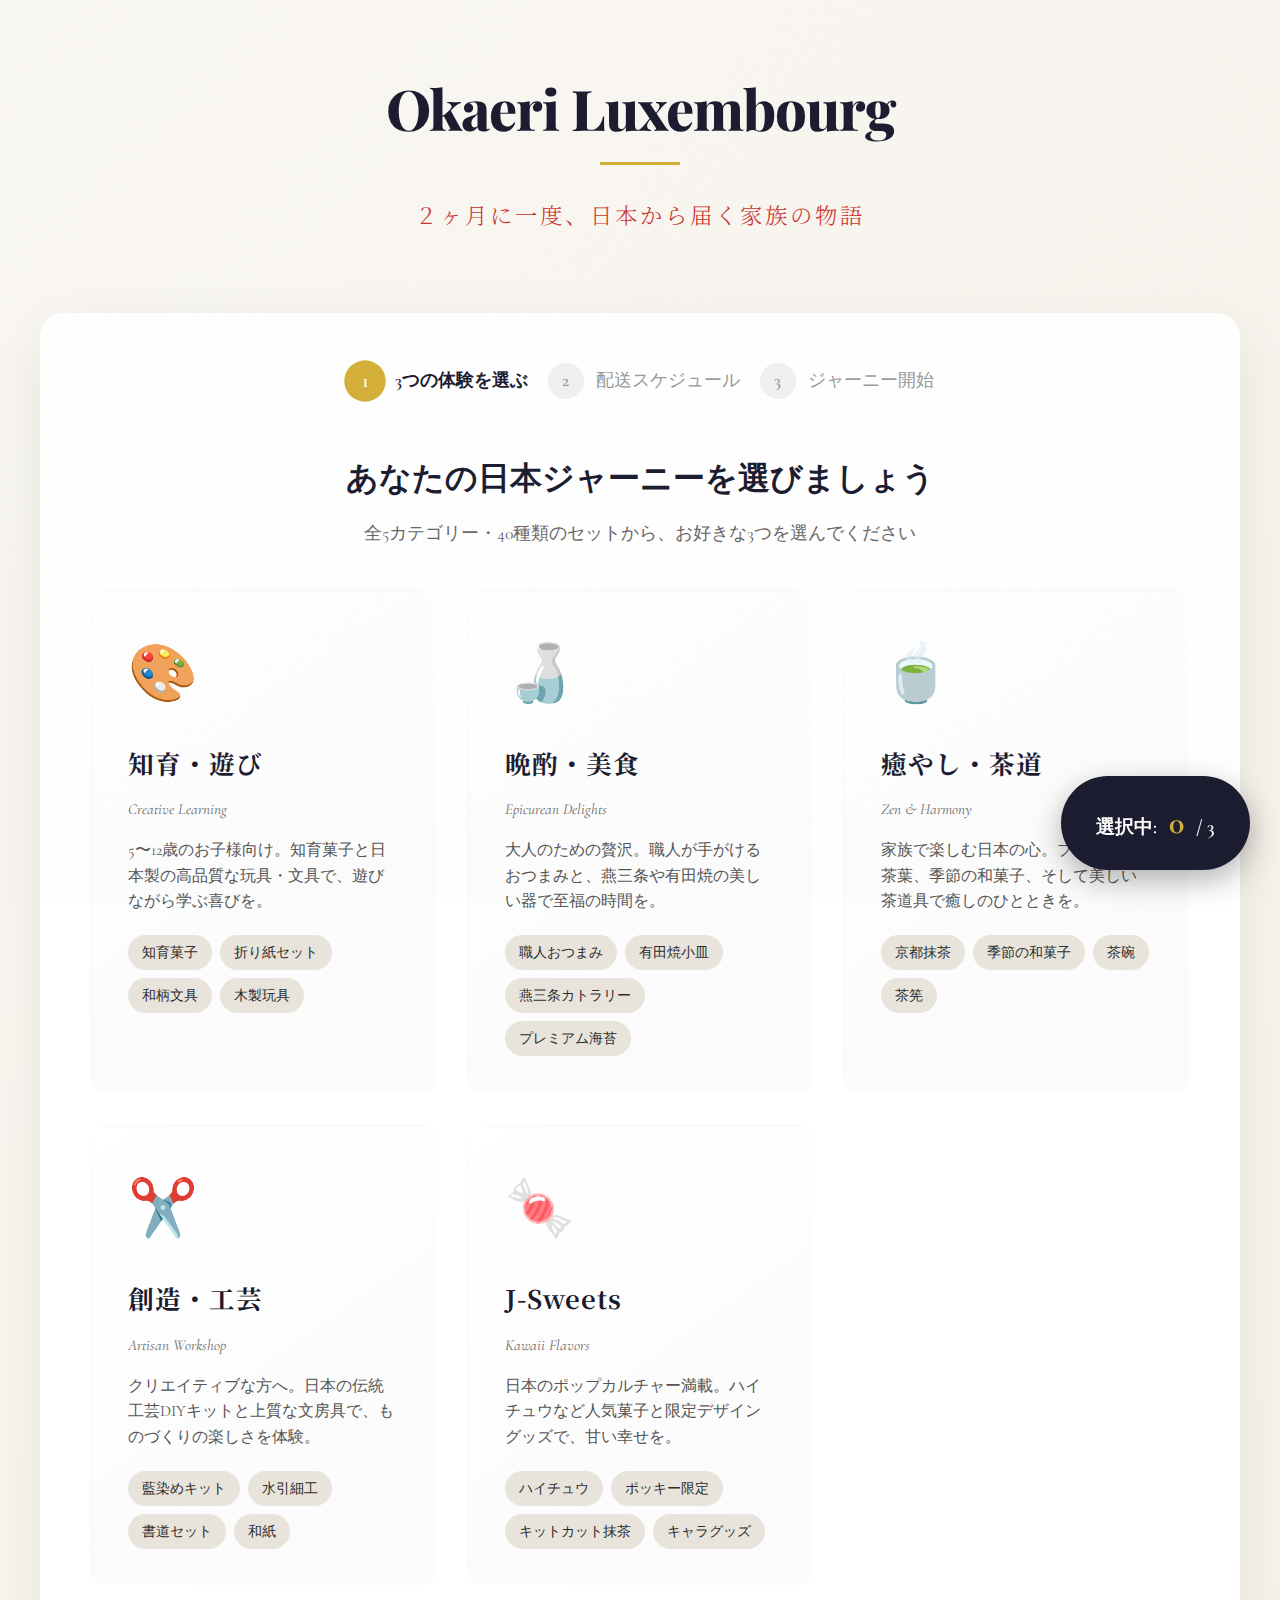
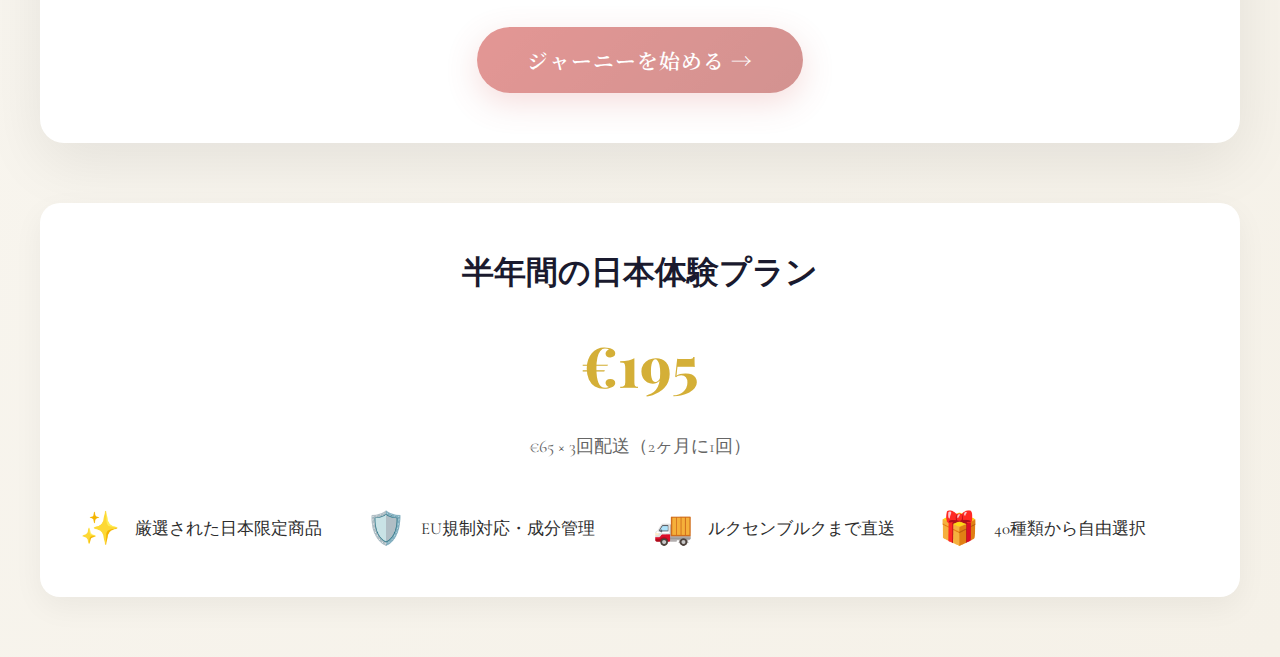
<file: sample2.html>
<!DOCTYPE html>
<html lang="ja">

<head>
    <meta charset="UTF-8">
    <meta name="viewport" content="width=device-width, initial-scale=1.0">
    <title>Okaeri Luxembourg - あなたの日本ジャーニーを選ぼう</title>
    <link
        href="https://fonts.googleapis.com/css2?family=Noto+Serif+JP:wght@300;500;700&family=Playfair+Display:wght@400;600;800&family=Cormorant+Garamond:wght@300;400;600&display=swap"
        rel="stylesheet">
    <style>
        * {
            margin: 0;
            padding: 0;
            box-sizing: border-box;
        }

        :root {
            --primary: #1a1a2e;
            --accent-gold: #d4af37;
            --accent-red: #c9302c;
            --accent-teal: #2a7f7f;
            --cream: #faf8f3;
            --soft-gray: #e8e4db;
            --text-dark: #2d2d2d;
        }

        body {
            font-family: 'Cormorant Garamond', serif;
            background: linear-gradient(135deg, var(--cream) 0%, #f5f1e8 100%);
            color: var(--text-dark);
            line-height: 1.7;
            overflow-x: hidden;
        }

        .grain-overlay {
            position: fixed;
            top: 0;
            left: 0;
            width: 100%;
            height: 100%;
            background-image: url("data:image/svg+xml,%3Csvg viewBox='0 0 400 400' xmlns='http://www.w3.org/2000/svg'%3E%3Cfilter id='noiseFilter'%3E%3CfeTurbulence type='fractalNoise' baseFrequency='2.5' numOctaves='4' stitchTiles='stitch'/%3E%3C/filter%3E%3Crect width='100%25' height='100%25' filter='url(%23noiseFilter)' opacity='0.03'/%3E%3C/svg%3E");
            pointer-events: none;
            z-index: 9999;
        }

        .container {
            max-width: 1400px;
            margin: 0 auto;
            padding: 60px 40px;
        }

        header {
            text-align: center;
            margin-bottom: 80px;
            animation: fadeInDown 1s ease-out;
        }

        .logo {
            font-family: 'Playfair Display', serif;
            font-size: 3.5rem;
            font-weight: 800;
            color: var(--primary);
            letter-spacing: -1px;
            margin-bottom: 15px;
            position: relative;
            display: inline-block;
        }

        .logo::after {
            content: '';
            position: absolute;
            bottom: -10px;
            left: 50%;
            transform: translateX(-50%);
            width: 80px;
            height: 3px;
            background: var(--accent-gold);
        }

        .tagline {
            font-family: 'Noto Serif JP', serif;
            font-size: 1.4rem;
            color: var(--accent-red);
            font-weight: 300;
            margin-top: 25px;
            letter-spacing: 3px;
        }

        .journey-selector {
            background: white;
            border-radius: 24px;
            padding: 50px;
            box-shadow: 0 20px 60px rgba(0, 0, 0, 0.08);
            margin-bottom: 40px;
            animation: fadeInUp 1s ease-out 0.2s backwards;
        }

        .step-indicator {
            display: flex;
            justify-content: center;
            align-items: center;
            gap: 20px;
            margin-bottom: 50px;
            flex-wrap: wrap;
        }

        .step {
            display: flex;
            align-items: center;
            gap: 12px;
            font-size: 1.1rem;
            color: #999;
            transition: all 0.4s ease;
        }

        .step.active {
            color: var(--primary);
            font-weight: 600;
        }

        .step-number {
            width: 36px;
            height: 36px;
            border-radius: 50%;
            background: #f0f0f0;
            color: #999;
            display: flex;
            align-items: center;
            justify-content: center;
            font-weight: 600;
            transition: all 0.4s ease;
        }

        .step.active .step-number {
            background: var(--accent-gold);
            color: white;
            transform: scale(1.15);
        }

        .step.completed .step-number {
            background: var(--accent-teal);
            color: white;
        }

        .selection-grid {
            display: grid;
            grid-template-columns: repeat(auto-fit, minmax(320px, 1fr));
            gap: 30px;
            margin-top: 40px;
        }

        .category-card {
            background: linear-gradient(145deg, #ffffff 0%, #fafafa 100%);
            border-radius: 20px;
            padding: 35px;
            cursor: pointer;
            border: 3px solid transparent;
            transition: all 0.5s cubic-bezier(0.4, 0, 0.2, 1);
            position: relative;
            overflow: hidden;
            animation: fadeInUp 0.8s ease-out backwards;
        }

        .category-card:nth-child(1) {
            animation-delay: 0.1s;
        }

        .category-card:nth-child(2) {
            animation-delay: 0.2s;
        }

        .category-card:nth-child(3) {
            animation-delay: 0.3s;
        }

        .category-card:nth-child(4) {
            animation-delay: 0.4s;
        }

        .category-card:nth-child(5) {
            animation-delay: 0.5s;
        }

        .category-card::before {
            content: '';
            position: absolute;
            top: 0;
            left: 0;
            width: 100%;
            height: 5px;
            background: linear-gradient(90deg, var(--accent-gold), var(--accent-red));
            transform: scaleX(0);
            transition: transform 0.5s ease;
        }

        .category-card:hover {
            transform: translateY(-8px);
            box-shadow: 0 20px 40px rgba(0, 0, 0, 0.12);
        }

        .category-card:hover::before {
            transform: scaleX(1);
        }

        .category-card.selected {
            border-color: var(--accent-gold);
            background: linear-gradient(145deg, #fffef9 0%, #faf8f0 100%);
            box-shadow: 0 15px 35px rgba(212, 175, 55, 0.2);
            transform: translateY(-5px);
        }

        .category-card.selected::before {
            transform: scaleX(1);
        }

        .category-icon {
            font-size: 3.5rem;
            margin-bottom: 20px;
            display: block;
            transition: transform 0.5s ease;
        }

        .category-card:hover .category-icon {
            transform: scale(1.15) rotate(5deg);
        }

        .category-card.selected .category-icon {
            transform: scale(1.1);
        }

        .category-name {
            font-family: 'Noto Serif JP', serif;
            font-size: 1.6rem;
            font-weight: 700;
            color: var(--primary);
            margin-bottom: 12px;
            letter-spacing: 1px;
        }

        .category-subtitle {
            font-size: 0.95rem;
            color: #666;
            margin-bottom: 15px;
            font-style: italic;
        }

        .category-description {
            font-size: 1rem;
            color: #555;
            line-height: 1.6;
            margin-bottom: 20px;
        }

        .category-items {
            display: flex;
            flex-wrap: wrap;
            gap: 8px;
            margin-top: 15px;
        }

        .item-tag {
            background: var(--soft-gray);
            color: var(--text-dark);
            padding: 6px 14px;
            border-radius: 20px;
            font-size: 0.85rem;
            font-weight: 500;
            transition: all 0.3s ease;
        }

        .category-card:hover .item-tag {
            background: var(--accent-gold);
            color: white;
        }

        .selection-counter {
            position: fixed;
            bottom: 30px;
            right: 30px;
            background: var(--primary);
            color: white;
            padding: 20px 35px;
            border-radius: 50px;
            font-size: 1.2rem;
            font-weight: 600;
            box-shadow: 0 10px 30px rgba(0, 0, 0, 0.3);
            z-index: 1000;
            animation: slideInRight 0.8s ease-out;
            transition: all 0.3s ease;
        }

        .selection-counter:hover {
            transform: scale(1.05);
        }

        .selection-counter .count {
            color: var(--accent-gold);
            font-size: 2rem;
            font-weight: 800;
            margin: 0 8px;
        }

        .cta-button {
            display: inline-block;
            background: linear-gradient(135deg, var(--accent-red) 0%, #a82824 100%);
            color: white;
            padding: 18px 50px;
            border-radius: 50px;
            font-size: 1.3rem;
            font-weight: 600;
            border: none;
            cursor: pointer;
            margin-top: 40px;
            transition: all 0.4s cubic-bezier(0.4, 0, 0.2, 1);
            box-shadow: 0 10px 30px rgba(201, 48, 44, 0.3);
            letter-spacing: 1px;
            font-family: 'Noto Serif JP', serif;
        }

        .cta-button:hover {
            transform: translateY(-3px);
            box-shadow: 0 15px 40px rgba(201, 48, 44, 0.4);
        }

        .cta-button:disabled {
            opacity: 0.5;
            cursor: not-allowed;
            transform: none;
        }

        .pricing-info {
            text-align: center;
            margin-top: 60px;
            padding: 40px;
            background: white;
            border-radius: 20px;
            box-shadow: 0 10px 30px rgba(0, 0, 0, 0.05);
            animation: fadeInUp 1s ease-out 0.6s backwards;
        }

        .pricing-info h3 {
            font-family: 'Playfair Display', serif;
            font-size: 2rem;
            color: var(--primary);
            margin-bottom: 20px;
        }

        .price {
            font-size: 3.5rem;
            font-weight: 800;
            color: var(--accent-gold);
            margin: 20px 0;
            font-family: 'Playfair Display', serif;
        }

        .price-detail {
            color: #666;
            font-size: 1.1rem;
            margin-top: 10px;
        }

        .benefits {
            display: grid;
            grid-template-columns: repeat(auto-fit, minmax(250px, 1fr));
            gap: 25px;
            margin-top: 40px;
        }

        .benefit {
            display: flex;
            align-items: center;
            gap: 15px;
            text-align: left;
        }

        .benefit-icon {
            font-size: 2rem;
            color: var(--accent-teal);
        }

        .benefit-text {
            font-size: 1.05rem;
            color: var(--text-dark);
        }

        @keyframes fadeInDown {
            from {
                opacity: 0;
                transform: translateY(-30px);
            }

            to {
                opacity: 1;
                transform: translateY(0);
            }
        }

        @keyframes fadeInUp {
            from {
                opacity: 0;
                transform: translateY(30px);
            }

            to {
                opacity: 1;
                transform: translateY(0);
            }
        }

        @keyframes slideInRight {
            from {
                opacity: 0;
                transform: translateX(100px);
            }

            to {
                opacity: 1;
                transform: translateX(0);
            }
        }

        @media (max-width: 768px) {
            .container {
                padding: 30px 20px;
            }

            .logo {
                font-size: 2.5rem;
            }

            .tagline {
                font-size: 1.1rem;
            }

            .journey-selector {
                padding: 30px 20px;
            }

            .selection-grid {
                grid-template-columns: 1fr;
                gap: 20px;
            }

            .selection-counter {
                bottom: 20px;
                right: 20px;
                padding: 15px 25px;
                font-size: 1rem;
            }

            .selection-counter .count {
                font-size: 1.5rem;
            }

            .price {
                font-size: 2.5rem;
            }
        }

        .modal {
            display: none;
            position: fixed;
            top: 0;
            left: 0;
            width: 100%;
            height: 100%;
            background: rgba(0, 0, 0, 0.7);
            z-index: 10000;
            align-items: center;
            justify-content: center;
            animation: fadeIn 0.3s ease;
        }

        .modal.active {
            display: flex;
        }

        .modal-content {
            background: white;
            padding: 50px;
            border-radius: 24px;
            max-width: 600px;
            text-align: center;
            animation: scaleIn 0.4s cubic-bezier(0.4, 0, 0.2, 1);
        }

        .modal-icon {
            font-size: 5rem;
            margin-bottom: 20px;
        }

        .modal h2 {
            font-family: 'Playfair Display', serif;
            font-size: 2.5rem;
            color: var(--primary);
            margin-bottom: 20px;
        }

        .modal p {
            font-size: 1.2rem;
            color: #666;
            margin-bottom: 30px;
            line-height: 1.8;
        }

        @keyframes fadeIn {
            from {
                opacity: 0;
            }

            to {
                opacity: 1;
            }
        }

        @keyframes scaleIn {
            from {
                opacity: 0;
                transform: scale(0.8);
            }

            to {
                opacity: 1;
                transform: scale(1);
            }
        }
    </style>
</head>

<body>
    <div class="grain-overlay"></div>

    <div class="container">
        <header>
            <div class="logo">Okaeri Luxembourg</div>
            <div class="tagline">２ヶ月に一度、日本から届く家族の物語</div>
        </header>

        <div class="journey-selector">
            <div class="step-indicator">
                <div class="step active">
                    <div class="step-number">1</div>
                    <span>3つの体験を選ぶ</span>
                </div>
                <div class="step">
                    <div class="step-number">2</div>
                    <span>配送スケジュール</span>
                </div>
                <div class="step">
                    <div class="step-number">3</div>
                    <span>ジャーニー開始</span>
                </div>
            </div>

            <h2
                style="font-family: 'Playfair Display', serif; font-size: 2rem; color: var(--primary); text-align: center; margin-bottom: 15px;">
                あなたの日本ジャーニーを選びましょう
            </h2>
            <p style="text-align: center; color: #666; font-size: 1.1rem; margin-bottom: 30px;">
                全5カテゴリー・40種類のセットから、お好きな3つを選んでください
            </p>

            <div class="selection-grid">
                <div class="category-card" data-category="kids">
                    <span class="category-icon">🎨</span>
                    <div class="category-name">知育・遊び</div>
                    <div class="category-subtitle">Creative Learning</div>
                    <div class="category-description">
                        5〜12歳のお子様向け。知育菓子と日本製の高品質な玩具・文具で、遊びながら学ぶ喜びを。
                    </div>
                    <div class="category-items">
                        <span class="item-tag">知育菓子</span>
                        <span class="item-tag">折り紙セット</span>
                        <span class="item-tag">和柄文具</span>
                        <span class="item-tag">木製玩具</span>
                    </div>
                </div>

                <div class="category-card" data-category="gourmet">
                    <span class="category-icon">🍶</span>
                    <div class="category-name">晩酌・美食</div>
                    <div class="category-subtitle">Epicurean Delights</div>
                    <div class="category-description">
                        大人のための贅沢。職人が手がけるおつまみと、燕三条や有田焼の美しい器で至福の時間を。
                    </div>
                    <div class="category-items">
                        <span class="item-tag">職人おつまみ</span>
                        <span class="item-tag">有田焼小皿</span>
                        <span class="item-tag">燕三条カトラリー</span>
                        <span class="item-tag">プレミアム海苔</span>
                    </div>
                </div>

                <div class="category-card" data-category="zen">
                    <span class="category-icon">🍵</span>
                    <div class="category-name">癒やし・茶道</div>
                    <div class="category-subtitle">Zen & Harmony</div>
                    <div class="category-description">
                        家族で楽しむ日本の心。プレミアム茶葉、季節の和菓子、そして美しい茶道具で癒しのひとときを。
                    </div>
                    <div class="category-items">
                        <span class="item-tag">京都抹茶</span>
                        <span class="item-tag">季節の和菓子</span>
                        <span class="item-tag">茶碗</span>
                        <span class="item-tag">茶筅</span>
                    </div>
                </div>

                <div class="category-card" data-category="craft">
                    <span class="category-icon">✂️</span>
                    <div class="category-name">創造・工芸</div>
                    <div class="category-subtitle">Artisan Workshop</div>
                    <div class="category-description">
                        クリエイティブな方へ。日本の伝統工芸DIYキットと上質な文房具で、ものづくりの楽しさを体験。
                    </div>
                    <div class="category-items">
                        <span class="item-tag">藍染めキット</span>
                        <span class="item-tag">水引細工</span>
                        <span class="item-tag">書道セット</span>
                        <span class="item-tag">和紙</span>
                    </div>
                </div>

                <div class="category-card" data-category="sweets">
                    <span class="category-icon">🍬</span>
                    <div class="category-name">J-Sweets</div>
                    <div class="category-subtitle">Kawaii Flavors</div>
                    <div class="category-description">
                        日本のポップカルチャー満載。ハイチュウなど人気菓子と限定デザイングッズで、甘い幸せを。
                    </div>
                    <div class="category-items">
                        <span class="item-tag">ハイチュウ</span>
                        <span class="item-tag">ポッキー限定</span>
                        <span class="item-tag">キットカット抹茶</span>
                        <span class="item-tag">キャラグッズ</span>
                    </div>
                </div>
            </div>

            <div style="text-align: center;">
                <button class="cta-button" id="confirmBtn" disabled>
                    ジャーニーを始める →
                </button>
            </div>
        </div>

        <div class="pricing-info">
            <h3>半年間の日本体験プラン</h3>
            <div class="price">€195</div>
            <div class="price-detail">€65 × 3回配送（2ヶ月に1回）</div>

            <div class="benefits">
                <div class="benefit">
                    <div class="benefit-icon">✨</div>
                    <div class="benefit-text">厳選された日本限定商品</div>
                </div>
                <div class="benefit">
                    <div class="benefit-icon">🛡️</div>
                    <div class="benefit-text">EU規制対応・成分管理</div>
                </div>
                <div class="benefit">
                    <div class="benefit-icon">🚚</div>
                    <div class="benefit-text">ルクセンブルクまで直送</div>
                </div>
                <div class="benefit">
                    <div class="benefit-icon">🎁</div>
                    <div class="benefit-text">40種類から自由選択</div>
                </div>
            </div>
        </div>
    </div>

    <div class="selection-counter">
        選択中: <span class="count" id="selectionCount">0</span> / 3
    </div>

    <div class="modal" id="confirmModal">
        <div class="modal-content">
            <div class="modal-icon">🎉</div>
            <h2>素晴らしい選択です！</h2>
            <p id="selectedCategories"></p>
            <p style="margin-top: 20px;">
                半年間、2ヶ月に1回、選ばれた3つの体験が<br>
                ルクセンブルクのご自宅に届きます。
            </p>
            <button class="cta-button" onclick="document.getElementById('confirmModal').classList.remove('active')">
                詳細を確認する
            </button>
        </div>
    </div>

    <script>
        const categories = document.querySelectorAll('.category-card');
        const countDisplay = document.getElementById('selectionCount');
        const confirmBtn = document.getElementById('confirmBtn');
        const modal = document.getElementById('confirmModal');
        const selectedCategoriesDisplay = document.getElementById('selectedCategories');

        let selectedCount = 0;
        let selectedCategories = [];

        const categoryNames = {
            'kids': '知育・遊び',
            'gourmet': '晩酌・美食',
            'zen': '癒やし・茶道',
            'craft': '創造・工芸',
            'sweets': 'J-Sweets'
        };

        categories.forEach(card => {
            card.addEventListener('click', () => {
                const category = card.dataset.category;

                if (card.classList.contains('selected')) {
                    card.classList.remove('selected');
                    selectedCount--;
                    selectedCategories = selectedCategories.filter(c => c !== category);
                } else {
                    if (selectedCount < 3) {
                        card.classList.add('selected');
                        selectedCount++;
                        selectedCategories.push(category);
                    }
                }

                countDisplay.textContent = selectedCount;
                confirmBtn.disabled = selectedCount !== 3;

                // Update step indicator
                const step1 = document.querySelector('.step');
                if (selectedCount === 3) {
                    step1.classList.add('completed');
                } else {
                    step1.classList.remove('completed');
                }
            });
        });

        confirmBtn.addEventListener('click', () => {
            const categoriesText = selectedCategories
                .map(cat => categoryNames[cat])
                .join('、');

            selectedCategoriesDisplay.innerHTML = `選択された体験：<br><strong style="color: var(--accent-gold); font-size: 1.3rem;">${categoriesText}</strong>`;
            modal.classList.add('active');
        });

        // Close modal on outside click
        modal.addEventListener('click', (e) => {
            if (e.target === modal) {
                modal.classList.remove('active');
            }
        });
    </script>
</body>

</html>
</file>
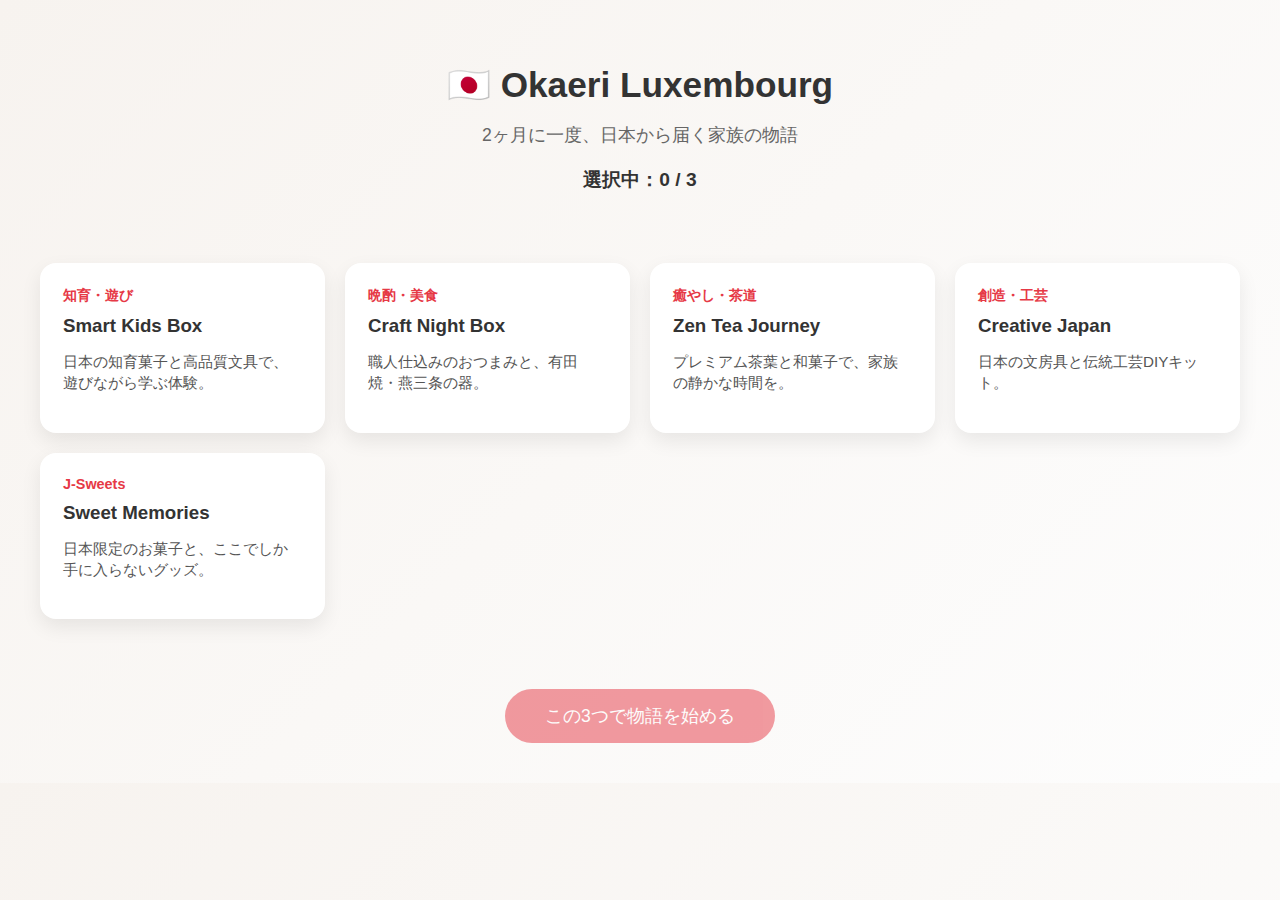
<file: sample3.html>
<!DOCTYPE html>
<html lang="ja">

<head>
    <meta charset="UTF-8" />
    <title>Okaeri Luxembourg – Choose Your 3 Journeys</title>
    <style>
        body {
            font-family: "Segoe UI", sans-serif;
            background: linear-gradient(135deg, #f7f3ef, #fdfdfd);
            margin: 0;
            padding: 0;
            color: #333;
        }

        header {
            text-align: center;
            padding: 40px 20px;
        }

        header h1 {
            font-size: 2.2em;
            margin-bottom: 10px;
        }

        header p {
            font-size: 1.1em;
            color: #666;
        }

        .counter {
            margin-top: 20px;
            font-size: 1.2em;
            font-weight: bold;
        }

        .container {
            display: grid;
            grid-template-columns: repeat(auto-fit, minmax(260px, 1fr));
            gap: 20px;
            padding: 30px;
            max-width: 1200px;
            margin: auto;
        }

        .card {
            background: white;
            border-radius: 16px;
            padding: 20px;
            box-shadow: 0 8px 20px rgba(0, 0, 0, 0.08);
            cursor: pointer;
            transition: transform 0.2s, box-shadow 0.2s;
            border: 3px solid transparent;
        }

        .card:hover {
            transform: translateY(-5px);
            box-shadow: 0 12px 28px rgba(0, 0, 0, 0.12);
        }

        .card.selected {
            border-color: #e63946;
            background: #fff5f5;
        }

        .category {
            font-size: 0.9em;
            font-weight: bold;
            margin-bottom: 8px;
            color: #e63946;
        }

        .card h3 {
            margin: 10px 0;
        }

        .card p {
            font-size: 0.95em;
            color: #555;
        }

        footer {
            text-align: center;
            padding: 40px 20px;
        }

        button {
            background: #e63946;
            color: white;
            border: none;
            border-radius: 30px;
            padding: 15px 40px;
            font-size: 1.1em;
            cursor: pointer;
            opacity: 0.5;
            transition: opacity 0.2s, transform 0.2s;
        }

        button.active {
            opacity: 1;
        }

        button.active:hover {
            transform: scale(1.05);
        }
    </style>
</head>

<body>

    <header>
        <h1>🇯🇵 Okaeri Luxembourg</h1>
        <p>2ヶ月に一度、日本から届く家族の物語</p>
        <div class="counter">選択中：<span id="count">0</span> / 3</div>
    </header>

    <div class="container">
        <div class="card" onclick="toggleSelect(this)">
            <div class="category">知育・遊び</div>
            <h3>Smart Kids Box</h3>
            <p>日本の知育菓子と高品質文具で、遊びながら学ぶ体験。</p>
        </div>

        <div class="card" onclick="toggleSelect(this)">
            <div class="category">晩酌・美食</div>
            <h3>Craft Night Box</h3>
            <p>職人仕込みのおつまみと、有田焼・燕三条の器。</p>
        </div>

        <div class="card" onclick="toggleSelect(this)">
            <div class="category">癒やし・茶道</div>
            <h3>Zen Tea Journey</h3>
            <p>プレミアム茶葉と和菓子で、家族の静かな時間を。</p>
        </div>

        <div class="card" onclick="toggleSelect(this)">
            <div class="category">創造・工芸</div>
            <h3>Creative Japan</h3>
            <p>日本の文房具と伝統工芸DIYキット。</p>
        </div>

        <div class="card" onclick="toggleSelect(this)">
            <div class="category">J-Sweets</div>
            <h3>Sweet Memories</h3>
            <p>日本限定のお菓子と、ここでしか手に入らないグッズ。</p>
        </div>
    </div>

    <footer>
        <button id="confirmBtn">この3つで物語を始める</button>
    </footer>

    <script>
        let selected = 0;
        const maxSelect = 3;
        const countEl = document.getElementById("count");
        const button = document.getElementById("confirmBtn");

        function toggleSelect(card) {
            if (card.classList.contains("selected")) {
                card.classList.remove("selected");
                selected--;
            } else {
                if (selected >= maxSelect) return;
                card.classList.add("selected");
                selected++;
            }

            countEl.textContent = selected;

            if (selected === maxSelect) {
                button.classList.add("active");
            } else {
                button.classList.remove("active");
            }
        }
    </script>

</body>

</html>
</file>
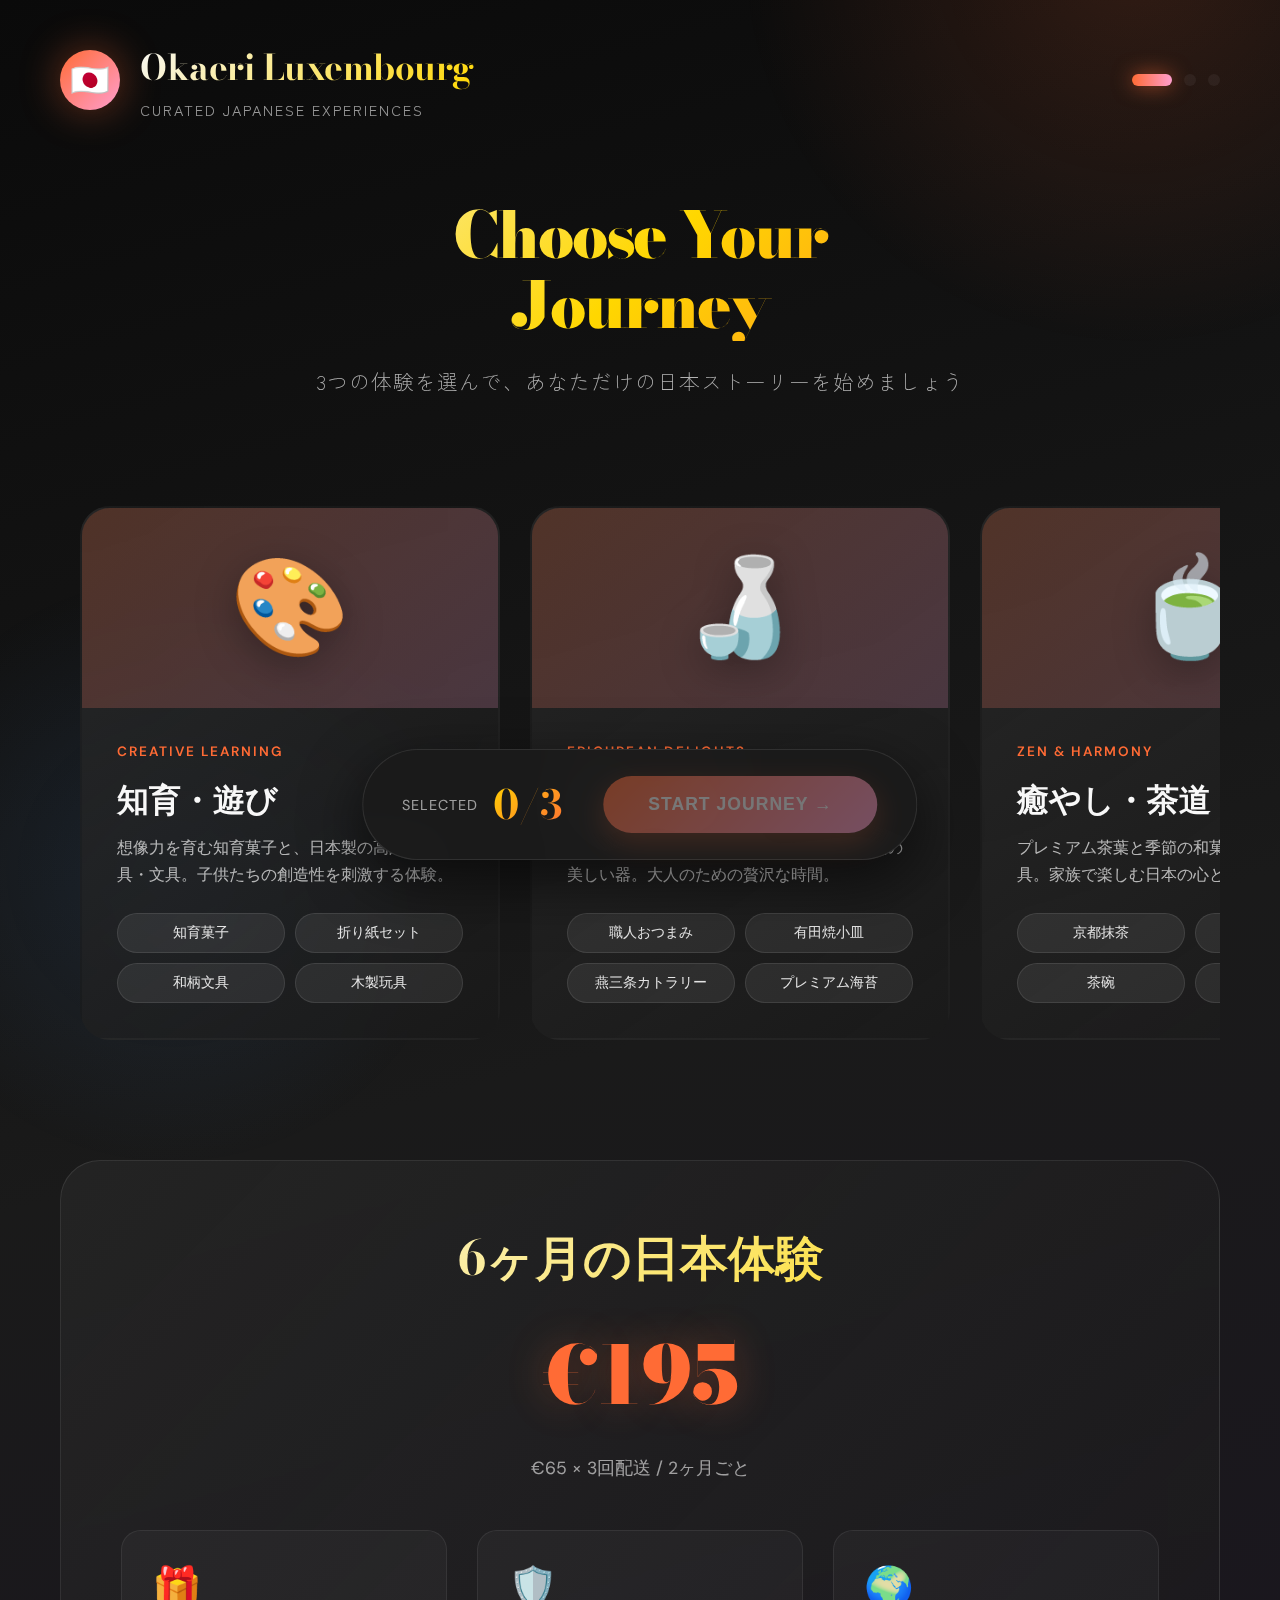
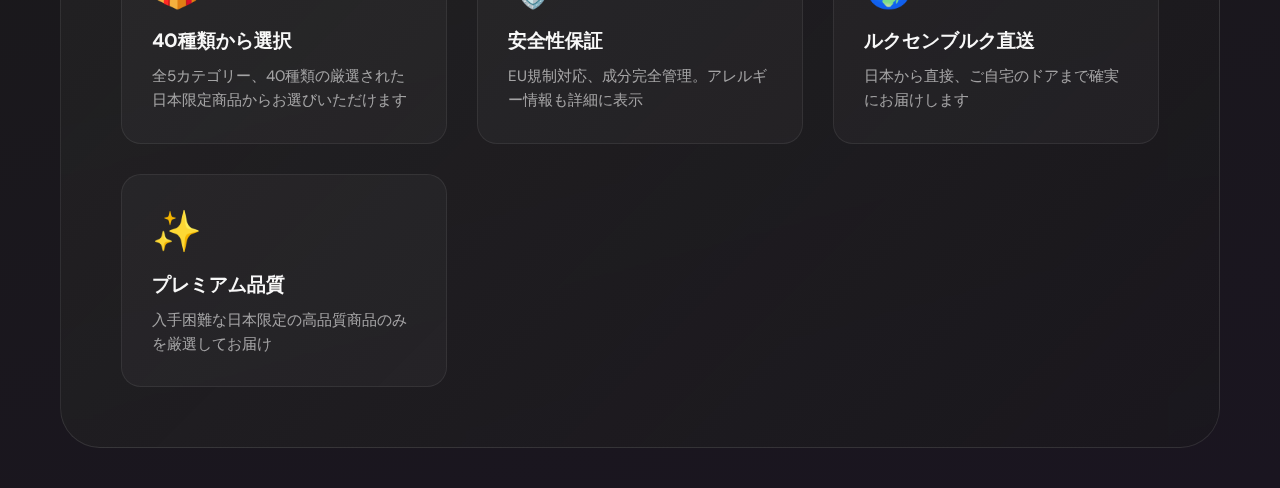
<file: sample4.html>
<!DOCTYPE html>
<html lang="ja">

<head>
    <meta charset="UTF-8">
    <meta name="viewport" content="width=device-width, initial-scale=1.0">
    <title>Okaeri Luxembourg - Curate Your Journey</title>
    <link
        href="https://fonts.googleapis.com/css2?family=Bodoni+Moda:wght@400;600;700;900&family=Zen+Kaku+Gothic+New:wght@300;400;500;700&family=DM+Sans:wght@400;500;700&display=swap"
        rel="stylesheet">
    <style>
        * {
            margin: 0;
            padding: 0;
            box-sizing: border-box;
        }

        :root {
            --noir: #0a0a0a;
            --charcoal: #1a1a1a;
            --slate: #2a2a2a;
            --ember: #ff6b35;
            --gold: #ffd700;
            --pearl: #f8f8f8;
            --mist: rgba(248, 248, 248, 0.05);
            --sakura: #ff9ecd;
            --azure: #4a9eff;
        }

        body {
            font-family: 'DM Sans', sans-serif;
            background: linear-gradient(165deg, var(--noir) 0%, var(--charcoal) 50%, #1a1520 100%);
            color: var(--pearl);
            min-height: 100vh;
            overflow-x: hidden;
            position: relative;
        }

        body::before {
            content: '';
            position: fixed;
            top: -50%;
            right: -20%;
            width: 800px;
            height: 800px;
            background: radial-gradient(circle, rgba(255, 107, 53, 0.15) 0%, transparent 70%);
            border-radius: 50%;
            animation: float 20s ease-in-out infinite;
            pointer-events: none;
        }

        body::after {
            content: '';
            position: fixed;
            bottom: -30%;
            left: -10%;
            width: 600px;
            height: 600px;
            background: radial-gradient(circle, rgba(74, 158, 255, 0.1) 0%, transparent 70%);
            border-radius: 50%;
            animation: float 15s ease-in-out infinite reverse;
            pointer-events: none;
        }

        @keyframes float {

            0%,
            100% {
                transform: translate(0, 0) scale(1);
            }

            50% {
                transform: translate(30px, -50px) scale(1.1);
            }
        }

        .container {
            max-width: 1600px;
            margin: 0 auto;
            padding: 40px 60px;
            position: relative;
            z-index: 1;
        }

        header {
            display: flex;
            justify-content: space-between;
            align-items: center;
            margin-bottom: 80px;
            animation: slideDown 0.8s ease-out;
        }

        .brand {
            display: flex;
            align-items: center;
            gap: 20px;
        }

        .brand-mark {
            width: 60px;
            height: 60px;
            background: linear-gradient(135deg, var(--ember) 0%, var(--sakura) 100%);
            border-radius: 50%;
            display: flex;
            align-items: center;
            justify-content: center;
            font-size: 2rem;
            box-shadow: 0 0 40px rgba(255, 107, 53, 0.4);
        }

        .brand-text h1 {
            font-family: 'Bodoni Moda', serif;
            font-size: 2.2rem;
            font-weight: 700;
            letter-spacing: -0.5px;
            background: linear-gradient(135deg, var(--pearl) 0%, var(--gold) 100%);
            -webkit-background-clip: text;
            -webkit-text-fill-color: transparent;
            background-clip: text;
        }

        .brand-text p {
            font-family: 'Zen Kaku Gothic New', sans-serif;
            font-size: 0.9rem;
            color: rgba(248, 248, 248, 0.6);
            letter-spacing: 2px;
            margin-top: 5px;
        }

        .progress-bar {
            display: flex;
            gap: 12px;
            align-items: center;
        }

        .progress-dot {
            width: 12px;
            height: 12px;
            border-radius: 50%;
            background: var(--mist);
            transition: all 0.5s ease;
            position: relative;
        }

        .progress-dot.active {
            width: 40px;
            border-radius: 6px;
            background: linear-gradient(90deg, var(--ember) 0%, var(--sakura) 100%);
            box-shadow: 0 0 20px rgba(255, 107, 53, 0.6);
        }

        .hero-section {
            text-align: center;
            margin-bottom: 70px;
            animation: fadeIn 1s ease-out 0.2s backwards;
        }

        .hero-title {
            font-family: 'Bodoni Moda', serif;
            font-size: 4rem;
            font-weight: 900;
            line-height: 1.1;
            margin-bottom: 25px;
            background: linear-gradient(135deg, var(--pearl) 0%, var(--gold) 50%, var(--ember) 100%);
            -webkit-background-clip: text;
            -webkit-text-fill-color: transparent;
            background-clip: text;
            letter-spacing: -2px;
        }

        .hero-subtitle {
            font-family: 'Zen Kaku Gothic New', sans-serif;
            font-size: 1.3rem;
            color: rgba(248, 248, 248, 0.7);
            font-weight: 300;
            letter-spacing: 1px;
        }

        .carousel-wrapper {
            position: relative;
            margin-bottom: 50px;
        }

        .carousel-container {
            display: flex;
            gap: 30px;
            overflow-x: auto;
            scroll-behavior: smooth;
            padding: 40px 20px;
            scrollbar-width: none;
            -ms-overflow-style: none;
        }

        .carousel-container::-webkit-scrollbar {
            display: none;
        }

        .experience-card {
            flex: 0 0 420px;
            background: linear-gradient(145deg, rgba(42, 42, 42, 0.8) 0%, rgba(26, 26, 26, 0.6) 100%);
            border-radius: 30px;
            padding: 0;
            cursor: pointer;
            position: relative;
            overflow: hidden;
            transition: all 0.6s cubic-bezier(0.4, 0, 0.2, 1);
            border: 2px solid transparent;
            backdrop-filter: blur(20px);
            animation: cardSlideIn 0.8s ease-out backwards;
        }

        .experience-card:nth-child(1) {
            animation-delay: 0.1s;
        }

        .experience-card:nth-child(2) {
            animation-delay: 0.2s;
        }

        .experience-card:nth-child(3) {
            animation-delay: 0.3s;
        }

        .experience-card:nth-child(4) {
            animation-delay: 0.4s;
        }

        .experience-card:nth-child(5) {
            animation-delay: 0.5s;
        }

        .experience-card::before {
            content: '';
            position: absolute;
            top: -2px;
            left: -2px;
            right: -2px;
            bottom: -2px;
            background: linear-gradient(135deg, var(--ember), var(--sakura), var(--azure));
            border-radius: 30px;
            opacity: 0;
            transition: opacity 0.6s ease;
            z-index: -1;
        }

        .experience-card:hover {
            transform: translateY(-10px) scale(1.02);
            box-shadow: 0 30px 60px rgba(0, 0, 0, 0.5);
        }

        .experience-card.selected {
            border-color: var(--ember);
            box-shadow: 0 20px 50px rgba(255, 107, 53, 0.4), inset 0 0 0 1px rgba(255, 107, 53, 0.2);
        }

        .experience-card.selected::before {
            opacity: 0.2;
        }

        .card-header {
            height: 200px;
            background: linear-gradient(135deg, rgba(255, 107, 53, 0.2) 0%, rgba(255, 158, 205, 0.2) 100%);
            display: flex;
            align-items: center;
            justify-content: center;
            position: relative;
            overflow: hidden;
        }

        .card-header::before {
            content: '';
            position: absolute;
            top: 0;
            left: 0;
            right: 0;
            bottom: 0;
            background: radial-gradient(circle at 30% 50%, rgba(255, 107, 53, 0.3), transparent 60%);
            opacity: 0;
            transition: opacity 0.5s ease;
        }

        .experience-card:hover .card-header::before {
            opacity: 1;
        }

        .card-emoji {
            font-size: 6rem;
            filter: drop-shadow(0 10px 20px rgba(0, 0, 0, 0.3));
            transition: transform 0.5s ease;
        }

        .experience-card:hover .card-emoji {
            transform: scale(1.15) rotate(-5deg);
        }

        .card-body {
            padding: 35px;
        }

        .card-title {
            font-family: 'Bodoni Moda', serif;
            font-size: 2rem;
            font-weight: 700;
            margin-bottom: 10px;
            color: var(--pearl);
        }

        .card-label {
            font-size: 0.85rem;
            color: var(--ember);
            text-transform: uppercase;
            letter-spacing: 2px;
            font-weight: 600;
            margin-bottom: 15px;
        }

        .card-description {
            font-size: 1rem;
            line-height: 1.7;
            color: rgba(248, 248, 248, 0.7);
            margin-bottom: 25px;
            font-weight: 300;
        }

        .card-features {
            display: grid;
            grid-template-columns: repeat(2, 1fr);
            gap: 10px;
        }

        .feature-chip {
            background: rgba(248, 248, 248, 0.08);
            padding: 10px 16px;
            border-radius: 20px;
            font-size: 0.85rem;
            text-align: center;
            font-weight: 500;
            color: rgba(248, 248, 248, 0.9);
            border: 1px solid rgba(248, 248, 248, 0.1);
            transition: all 0.3s ease;
        }

        .experience-card:hover .feature-chip {
            background: rgba(255, 107, 53, 0.2);
            border-color: rgba(255, 107, 53, 0.3);
            transform: translateY(-2px);
        }

        .selection-badge {
            position: absolute;
            top: 20px;
            right: 20px;
            width: 50px;
            height: 50px;
            border-radius: 50%;
            background: linear-gradient(135deg, var(--ember) 0%, var(--sakura) 100%);
            display: flex;
            align-items: center;
            justify-content: center;
            font-size: 1.5rem;
            opacity: 0;
            transform: scale(0);
            transition: all 0.5s cubic-bezier(0.68, -0.55, 0.265, 1.55);
            box-shadow: 0 10px 30px rgba(255, 107, 53, 0.5);
        }

        .experience-card.selected .selection-badge {
            opacity: 1;
            transform: scale(1);
        }

        .control-panel {
            position: fixed;
            bottom: 40px;
            left: 50%;
            transform: translateX(-50%);
            background: rgba(26, 26, 26, 0.95);
            backdrop-filter: blur(30px);
            padding: 25px 40px;
            border-radius: 100px;
            display: flex;
            align-items: center;
            gap: 40px;
            box-shadow: 0 20px 60px rgba(0, 0, 0, 0.6), inset 0 0 0 1px rgba(248, 248, 248, 0.1);
            z-index: 1000;
            animation: slideUp 0.8s ease-out 0.5s backwards;
        }

        .counter {
            display: flex;
            align-items: center;
            gap: 15px;
        }

        .counter-label {
            font-size: 0.9rem;
            color: rgba(248, 248, 248, 0.6);
            text-transform: uppercase;
            letter-spacing: 1px;
        }

        .counter-value {
            font-family: 'Bodoni Moda', serif;
            font-size: 2.5rem;
            font-weight: 700;
            background: linear-gradient(135deg, var(--gold) 0%, var(--ember) 100%);
            -webkit-background-clip: text;
            -webkit-text-fill-color: transparent;
            background-clip: text;
        }

        .start-button {
            background: linear-gradient(135deg, var(--ember) 0%, var(--sakura) 100%);
            color: white;
            border: none;
            padding: 18px 45px;
            border-radius: 50px;
            font-size: 1.1rem;
            font-weight: 700;
            cursor: pointer;
            transition: all 0.4s ease;
            box-shadow: 0 10px 30px rgba(255, 107, 53, 0.4);
            text-transform: uppercase;
            letter-spacing: 1px;
        }

        .start-button:hover:not(:disabled) {
            transform: translateY(-3px);
            box-shadow: 0 15px 40px rgba(255, 107, 53, 0.6);
        }

        .start-button:disabled {
            opacity: 0.4;
            cursor: not-allowed;
        }

        .pricing-showcase {
            background: linear-gradient(135deg, rgba(42, 42, 42, 0.6) 0%, rgba(26, 26, 26, 0.4) 100%);
            backdrop-filter: blur(20px);
            border-radius: 40px;
            padding: 60px;
            margin-top: 80px;
            border: 1px solid rgba(248, 248, 248, 0.1);
            animation: fadeIn 1s ease-out 0.8s backwards;
        }

        .pricing-header {
            text-align: center;
            margin-bottom: 50px;
        }

        .pricing-title {
            font-family: 'Bodoni Moda', serif;
            font-size: 3rem;
            font-weight: 700;
            margin-bottom: 15px;
            background: linear-gradient(135deg, var(--pearl) 0%, var(--gold) 100%);
            -webkit-background-clip: text;
            -webkit-text-fill-color: transparent;
            background-clip: text;
        }

        .pricing-amount {
            font-family: 'Bodoni Moda', serif;
            font-size: 5rem;
            font-weight: 900;
            color: var(--ember);
            margin: 20px 0;
            text-shadow: 0 0 40px rgba(255, 107, 53, 0.3);
        }

        .pricing-details {
            font-size: 1.1rem;
            color: rgba(248, 248, 248, 0.6);
        }

        .value-grid {
            display: grid;
            grid-template-columns: repeat(auto-fit, minmax(280px, 1fr));
            gap: 30px;
            margin-top: 50px;
        }

        .value-item {
            background: rgba(248, 248, 248, 0.03);
            padding: 30px;
            border-radius: 20px;
            border: 1px solid rgba(248, 248, 248, 0.08);
            transition: all 0.4s ease;
        }

        .value-item:hover {
            background: rgba(255, 107, 53, 0.1);
            border-color: rgba(255, 107, 53, 0.3);
            transform: translateY(-5px);
        }

        .value-icon {
            font-size: 2.5rem;
            margin-bottom: 15px;
        }

        .value-title {
            font-size: 1.2rem;
            font-weight: 700;
            margin-bottom: 10px;
            color: var(--pearl);
        }

        .value-text {
            font-size: 0.95rem;
            color: rgba(248, 248, 248, 0.6);
            line-height: 1.6;
        }

        .success-modal {
            position: fixed;
            top: 0;
            left: 0;
            width: 100%;
            height: 100%;
            background: rgba(0, 0, 0, 0.9);
            display: none;
            align-items: center;
            justify-content: center;
            z-index: 10000;
            backdrop-filter: blur(10px);
            animation: fadeIn 0.3s ease;
        }

        .success-modal.active {
            display: flex;
        }

        .modal-content {
            background: linear-gradient(145deg, var(--slate) 0%, var(--charcoal) 100%);
            border-radius: 40px;
            padding: 60px;
            max-width: 600px;
            text-align: center;
            border: 1px solid rgba(248, 248, 248, 0.1);
            animation: modalPop 0.5s cubic-bezier(0.68, -0.55, 0.265, 1.55);
        }

        .modal-emoji {
            font-size: 6rem;
            margin-bottom: 30px;
            animation: bounce 1s ease infinite;
        }

        .modal-title {
            font-family: 'Bodoni Moda', serif;
            font-size: 3rem;
            font-weight: 700;
            margin-bottom: 20px;
            background: linear-gradient(135deg, var(--gold) 0%, var(--ember) 100%);
            -webkit-background-clip: text;
            -webkit-text-fill-color: transparent;
            background-clip: text;
        }

        .modal-text {
            font-size: 1.2rem;
            color: rgba(248, 248, 248, 0.8);
            line-height: 1.8;
            margin-bottom: 20px;
        }

        .modal-selections {
            background: rgba(255, 107, 53, 0.1);
            padding: 25px;
            border-radius: 20px;
            margin: 30px 0;
            border: 1px solid rgba(255, 107, 53, 0.2);
        }

        @keyframes slideDown {
            from {
                opacity: 0;
                transform: translateY(-30px);
            }

            to {
                opacity: 1;
                transform: translateY(0);
            }
        }

        @keyframes fadeIn {
            from {
                opacity: 0;
            }

            to {
                opacity: 1;
            }
        }

        @keyframes cardSlideIn {
            from {
                opacity: 0;
                transform: translateX(-50px);
            }

            to {
                opacity: 1;
                transform: translateX(0);
            }
        }

        @keyframes slideUp {
            from {
                opacity: 0;
                transform: translate(-50%, 50px);
            }

            to {
                opacity: 1;
                transform: translate(-50%, 0);
            }
        }

        @keyframes modalPop {
            from {
                opacity: 0;
                transform: scale(0.7);
            }

            to {
                opacity: 1;
                transform: scale(1);
            }
        }

        @keyframes bounce {

            0%,
            100% {
                transform: translateY(0);
            }

            50% {
                transform: translateY(-10px);
            }
        }

        @media (max-width: 768px) {
            .container {
                padding: 30px 20px;
            }

            .hero-title {
                font-size: 2.5rem;
            }

            .experience-card {
                flex: 0 0 320px;
            }

            .control-panel {
                flex-direction: column;
                gap: 20px;
                padding: 20px 30px;
            }

            .pricing-showcase {
                padding: 40px 30px;
            }

            .pricing-amount {
                font-size: 3.5rem;
            }
        }
    </style>
</head>

<body>
    <div class="container">
        <header>
            <div class="brand">
                <div class="brand-mark">🇯🇵</div>
                <div class="brand-text">
                    <h1>Okaeri Luxembourg</h1>
                    <p>CURATED JAPANESE EXPERIENCES</p>
                </div>
            </div>
            <div class="progress-bar">
                <div class="progress-dot active"></div>
                <div class="progress-dot"></div>
                <div class="progress-dot"></div>
            </div>
        </header>

        <div class="hero-section">
            <h2 class="hero-title">Choose Your<br>Journey</h2>
            <p class="hero-subtitle">3つの体験を選んで、あなただけの日本ストーリーを始めましょう</p>
        </div>

        <div class="carousel-wrapper">
            <div class="carousel-container" id="carousel">
                <div class="experience-card" data-id="kids">
                    <div class="selection-badge">✓</div>
                    <div class="card-header">
                        <div class="card-emoji">🎨</div>
                    </div>
                    <div class="card-body">
                        <div class="card-label">Creative Learning</div>
                        <h3 class="card-title">知育・遊び</h3>
                        <p class="card-description">
                            想像力を育む知育菓子と、日本製の高品質な玩具・文具。子供たちの創造性を刺激する体験。
                        </p>
                        <div class="card-features">
                            <div class="feature-chip">知育菓子</div>
                            <div class="feature-chip">折り紙セット</div>
                            <div class="feature-chip">和柄文具</div>
                            <div class="feature-chip">木製玩具</div>
                        </div>
                    </div>
                </div>

                <div class="experience-card" data-id="gourmet">
                    <div class="selection-badge">✓</div>
                    <div class="card-header">
                        <div class="card-emoji">🍶</div>
                    </div>
                    <div class="card-body">
                        <div class="card-label">Epicurean Delights</div>
                        <h3 class="card-title">晩酌・美食</h3>
                        <p class="card-description">
                            職人の技が光るおつまみと、燕三条・有田焼の美しい器。大人のための贅沢な時間。
                        </p>
                        <div class="card-features">
                            <div class="feature-chip">職人おつまみ</div>
                            <div class="feature-chip">有田焼小皿</div>
                            <div class="feature-chip">燕三条カトラリー</div>
                            <div class="feature-chip">プレミアム海苔</div>
                        </div>
                    </div>
                </div>

                <div class="experience-card" data-id="zen">
                    <div class="selection-badge">✓</div>
                    <div class="card-header">
                        <div class="card-emoji">🍵</div>
                    </div>
                    <div class="card-body">
                        <div class="card-label">Zen & Harmony</div>
                        <h3 class="card-title">癒やし・茶道</h3>
                        <p class="card-description">
                            プレミアム茶葉と季節の和菓子、美しい茶道具。家族で楽しむ日本の心と癒し。
                        </p>
                        <div class="card-features">
                            <div class="feature-chip">京都抹茶</div>
                            <div class="feature-chip">季節の和菓子</div>
                            <div class="feature-chip">茶碗</div>
                            <div class="feature-chip">茶筅</div>
                        </div>
                    </div>
                </div>

                <div class="experience-card" data-id="craft">
                    <div class="selection-badge">✓</div>
                    <div class="card-header">
                        <div class="card-emoji">✂️</div>
                    </div>
                    <div class="card-body">
                        <div class="card-label">Artisan Workshop</div>
                        <h3 class="card-title">創造・工芸</h3>
                        <p class="card-description">
                            日本の伝統工芸DIYキットと上質な文房具。クリエイティブなものづくりの喜び。
                        </p>
                        <div class="card-features">
                            <div class="feature-chip">藍染めキット</div>
                            <div class="feature-chip">水引細工</div>
                            <div class="feature-chip">書道セット</div>
                            <div class="feature-chip">和紙</div>
                        </div>
                    </div>
                </div>

                <div class="experience-card" data-id="sweets">
                    <div class="selection-badge">✓</div>
                    <div class="card-header">
                        <div class="card-emoji">🍬</div>
                    </div>
                    <div class="card-body">
                        <div class="card-label">Kawaii Flavors</div>
                        <h3 class="card-title">J-Sweets</h3>
                        <p class="card-description">
                            日本のポップカルチャーと人気菓子、限定デザイングッズ。甘い幸せをお届け。
                        </p>
                        <div class="card-features">
                            <div class="feature-chip">ハイチュウ</div>
                            <div class="feature-chip">ポッキー限定</div>
                            <div class="feature-chip">キットカット抹茶</div>
                            <div class="feature-chip">キャラグッズ</div>
                        </div>
                    </div>
                </div>
            </div>
        </div>

        <div class="pricing-showcase">
            <div class="pricing-header">
                <h3 class="pricing-title">6ヶ月の日本体験</h3>
                <div class="pricing-amount">€195</div>
                <p class="pricing-details">€65 × 3回配送 / 2ヶ月ごと</p>
            </div>

            <div class="value-grid">
                <div class="value-item">
                    <div class="value-icon">🎁</div>
                    <div class="value-title">40種類から選択</div>
                    <div class="value-text">全5カテゴリー、40種類の厳選された日本限定商品からお選びいただけます</div>
                </div>
                <div class="value-item">
                    <div class="value-icon">🛡️</div>
                    <div class="value-title">安全性保証</div>
                    <div class="value-text">EU規制対応、成分完全管理。アレルギー情報も詳細に表示</div>
                </div>
                <div class="value-item">
                    <div class="value-icon">🌍</div>
                    <div class="value-title">ルクセンブルク直送</div>
                    <div class="value-text">日本から直接、ご自宅のドアまで確実にお届けします</div>
                </div>
                <div class="value-item">
                    <div class="value-icon">✨</div>
                    <div class="value-title">プレミアム品質</div>
                    <div class="value-text">入手困難な日本限定の高品質商品のみを厳選してお届け</div>
                </div>
            </div>
        </div>
    </div>

    <div class="control-panel">
        <div class="counter">
            <span class="counter-label">Selected</span>
            <span class="counter-value"><span id="count">0</span>/3</span>
        </div>
        <button class="start-button" id="startBtn" disabled>
            Start Journey →
        </button>
    </div>

    <div class="success-modal" id="modal">
        <div class="modal-content">
            <div class="modal-emoji">🎊</div>
            <h2 class="modal-title">Your Journey Begins!</h2>
            <p class="modal-text">
                素晴らしい選択です！選ばれた3つの体験が、<br>
                これから半年間、2ヶ月ごとにお届けされます。
            </p>
            <div class="modal-selections" id="selections"></div>
            <button class="start-button" onclick="document.getElementById('modal').classList.remove('active')">
                Continue to Checkout
            </button>
        </div>
    </div>

    <script>
        const cards = document.querySelectorAll('.experience-card');
        const countDisplay = document.getElementById('count');
        const startBtn = document.getElementById('startBtn');
        const modal = document.getElementById('modal');
        const selectionsDisplay = document.getElementById('selections');

        let selected = [];

        const categoryNames = {
            'kids': '知育・遊び',
            'gourmet': '晩酌・美食',
            'zen': '癒やし・茶道',
            'craft': '創造・工芸',
            'sweets': 'J-Sweets'
        };

        cards.forEach(card => {
            card.addEventListener('click', () => {
                const id = card.dataset.id;

                if (card.classList.contains('selected')) {
                    card.classList.remove('selected');
                    selected = selected.filter(s => s !== id);
                } else if (selected.length < 3) {
                    card.classList.add('selected');
                    selected.push(id);
                }

                updateUI();
            });
        });

        function updateUI() {
            countDisplay.textContent = selected.length;
            startBtn.disabled = selected.length !== 3;
        }

        startBtn.addEventListener('click', () => {
            const names = selected.map(id => categoryNames[id]).join('、');
            selectionsDisplay.innerHTML = `
                <div style="font-size: 0.9rem; color: rgba(248,248,248,0.6); margin-bottom: 10px;">選択された体験</div>
                <div style="font-size: 1.5rem; font-weight: 700; color: var(--ember);">${names}</div>
            `;
            modal.classList.add('active');
        });

        modal.addEventListener('click', (e) => {
            if (e.target === modal) {
                modal.classList.remove('active');
            }
        });
    </script>
</body>

</html>
</file>
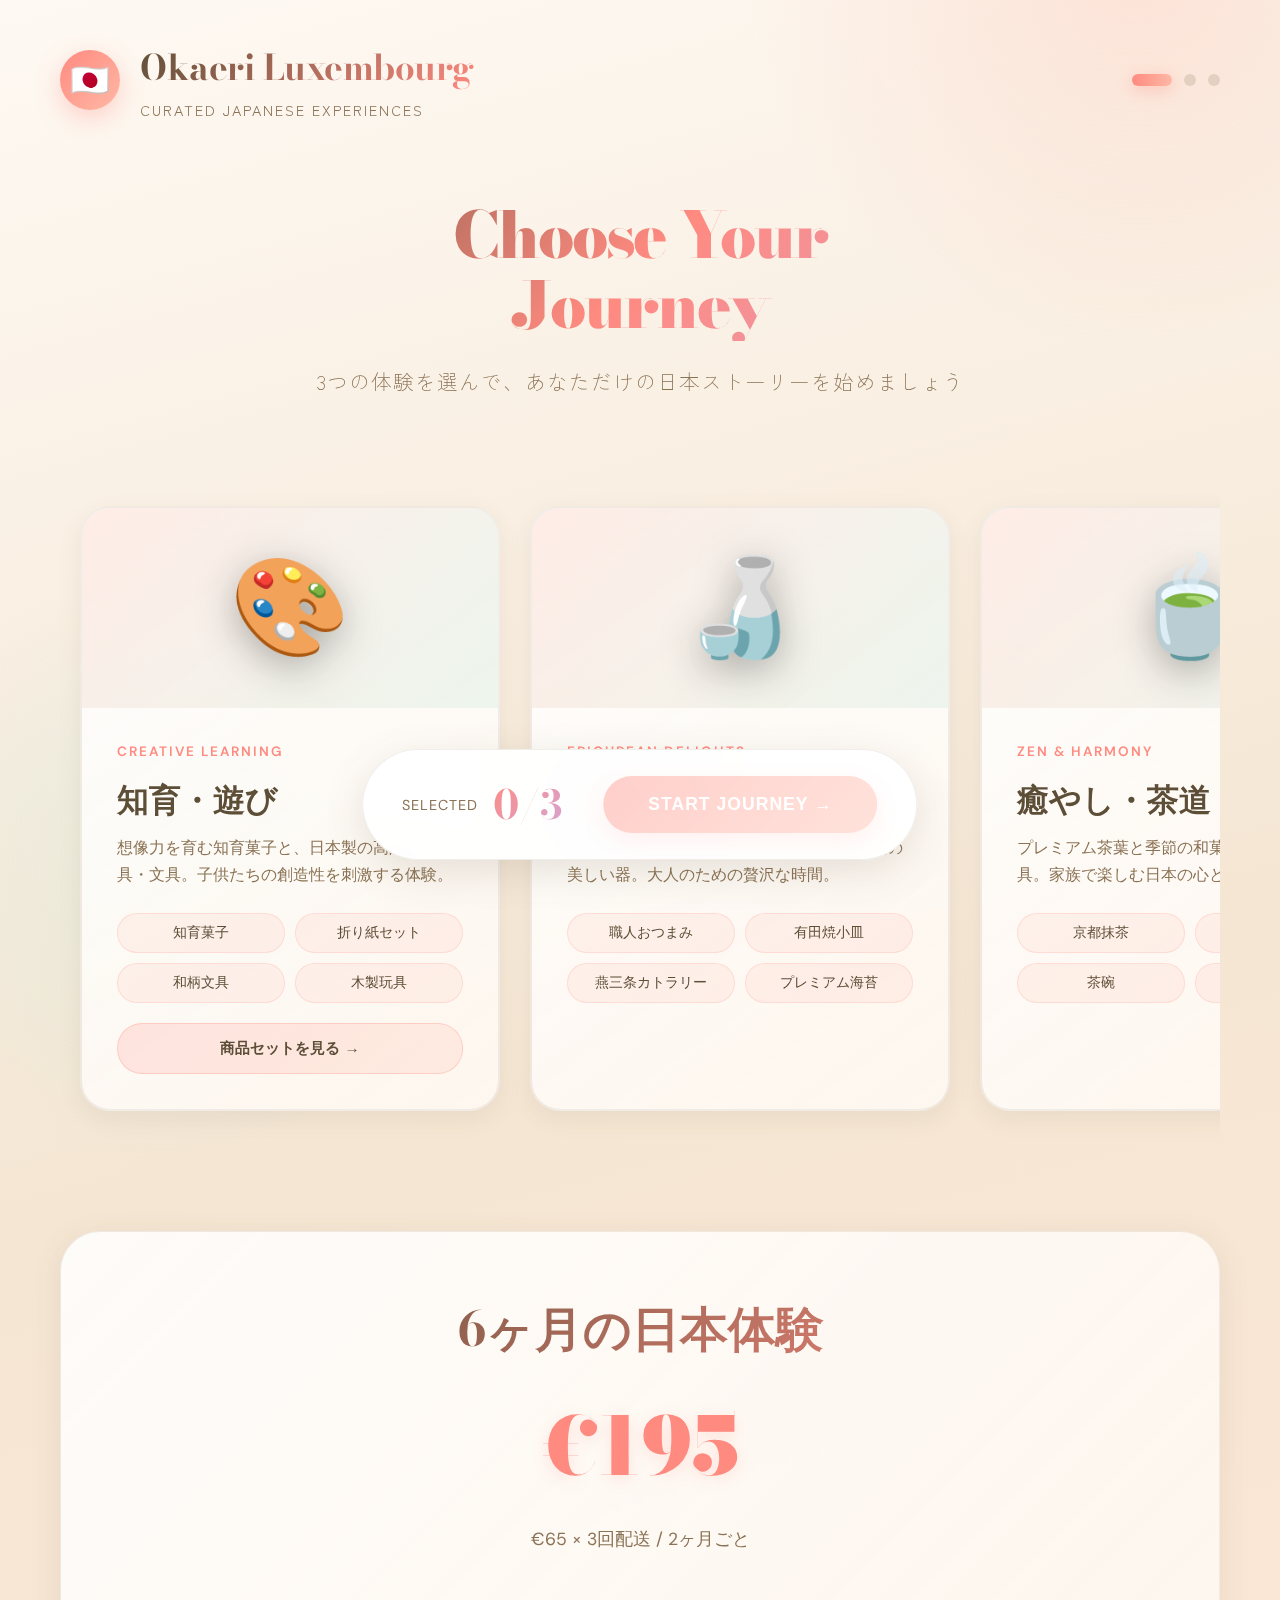
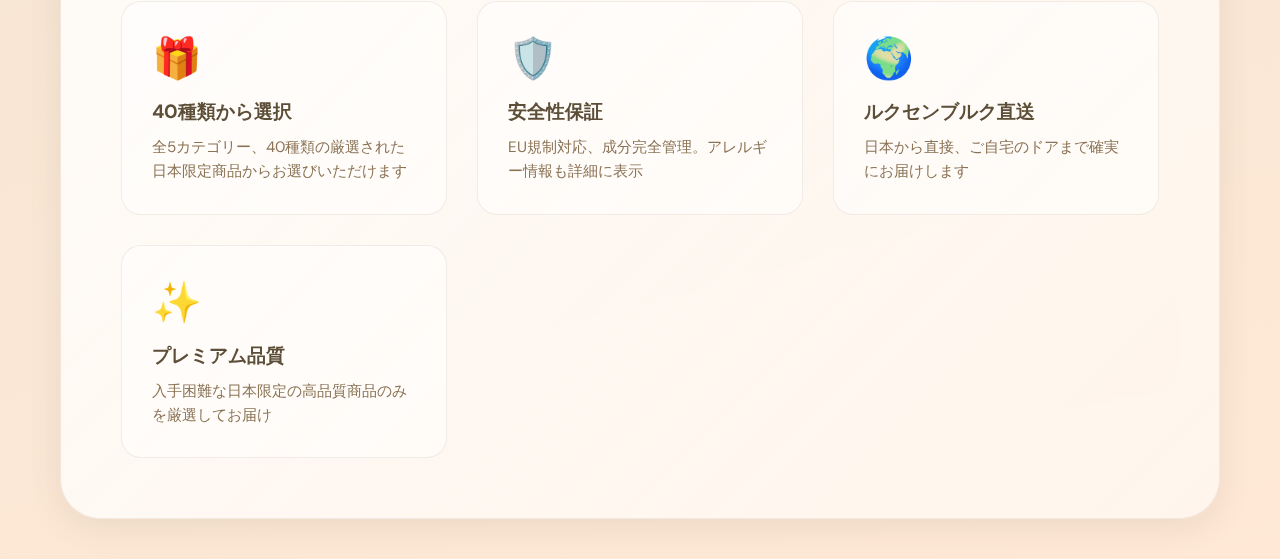
<file: sample5.html>
<!DOCTYPE html>
<html lang="ja">

<head>
    <meta charset="UTF-8">
    <meta name="viewport" content="width=device-width, initial-scale=1.0">
    <title>Okaeri Luxembourg - Curate Your Journey</title>
    <link
        href="https://fonts.googleapis.com/css2?family=Bodoni+Moda:wght@400;600;700;900&family=Zen+Kaku+Gothic+New:wght@300;400;500;700&family=DM+Sans:wght@400;500;700&display=swap"
        rel="stylesheet">
    <style>
        * {
            margin: 0;
            padding: 0;
            box-sizing: border-box;
        }

        :root {
            --soft-cream: #fef9f3;
            --warm-beige: #f5e6d3;
            --peachy-pink: #ffb8a5;
            --coral: #ff8a80;
            --mint-green: #b8e6d5;
            --sky-blue: #a8d8ea;
            --lavender: #d4a5d8;
            --soft-yellow: #fff4a3;
            --warm-gray: #b8a99a;
            --text-primary: #5d4e37;
            --text-secondary: #8b7355;
        }

        body {
            font-family: 'DM Sans', sans-serif;
            background: linear-gradient(165deg, var(--soft-cream) 0%, var(--warm-beige) 50%, #ffe8d6 100%);
            color: var(--text-primary);
            min-height: 100vh;
            overflow-x: hidden;
            position: relative;
        }

        body::before {
            content: '';
            position: fixed;
            top: -50%;
            right: -20%;
            width: 800px;
            height: 800px;
            background: radial-gradient(circle, rgba(255, 184, 165, 0.3) 0%, transparent 70%);
            border-radius: 50%;
            animation: float 20s ease-in-out infinite;
            pointer-events: none;
        }

        body::after {
            content: '';
            position: fixed;
            bottom: -30%;
            left: -10%;
            width: 600px;
            height: 600px;
            background: radial-gradient(circle, rgba(184, 230, 213, 0.25) 0%, transparent 70%);
            border-radius: 50%;
            animation: float 15s ease-in-out infinite reverse;
            pointer-events: none;
        }

        @keyframes float {

            0%,
            100% {
                transform: translate(0, 0) scale(1);
            }

            50% {
                transform: translate(30px, -50px) scale(1.1);
            }
        }

        .container {
            max-width: 1600px;
            margin: 0 auto;
            padding: 40px 60px;
            position: relative;
            z-index: 1;
        }

        header {
            display: flex;
            justify-content: space-between;
            align-items: center;
            margin-bottom: 80px;
            animation: slideDown 0.8s ease-out;
        }

        .brand {
            display: flex;
            align-items: center;
            gap: 20px;
        }

        .brand-mark {
            width: 60px;
            height: 60px;
            background: linear-gradient(135deg, var(--coral) 0%, var(--peachy-pink) 100%);
            border-radius: 50%;
            display: flex;
            align-items: center;
            justify-content: center;
            font-size: 2rem;
            box-shadow: 0 8px 24px rgba(255, 138, 128, 0.35);
        }

        .brand-text h1 {
            font-family: 'Bodoni Moda', serif;
            font-size: 2.2rem;
            font-weight: 700;
            letter-spacing: -0.5px;
            background: linear-gradient(135deg, var(--text-primary) 0%, var(--coral) 100%);
            -webkit-background-clip: text;
            -webkit-text-fill-color: transparent;
            background-clip: text;
        }

        .brand-text p {
            font-family: 'Zen Kaku Gothic New', sans-serif;
            font-size: 0.9rem;
            color: var(--text-secondary);
            letter-spacing: 2px;
            margin-top: 5px;
        }

        .progress-bar {
            display: flex;
            gap: 12px;
            align-items: center;
        }

        .progress-dot {
            width: 12px;
            height: 12px;
            border-radius: 50%;
            background: rgba(139, 115, 85, 0.2);
            transition: all 0.5s ease;
            position: relative;
        }

        .progress-dot.active {
            width: 40px;
            border-radius: 6px;
            background: linear-gradient(90deg, var(--coral) 0%, var(--peachy-pink) 100%);
            box-shadow: 0 4px 16px rgba(255, 138, 128, 0.4);
        }

        .hero-section {
            text-align: center;
            margin-bottom: 70px;
            animation: fadeIn 1s ease-out 0.2s backwards;
        }

        .hero-title {
            font-family: 'Bodoni Moda', serif;
            font-size: 4rem;
            font-weight: 900;
            line-height: 1.1;
            margin-bottom: 25px;
            background: linear-gradient(135deg, var(--text-primary) 0%, var(--coral) 50%, var(--lavender) 100%);
            -webkit-background-clip: text;
            -webkit-text-fill-color: transparent;
            background-clip: text;
            letter-spacing: -2px;
        }

        .hero-subtitle {
            font-family: 'Zen Kaku Gothic New', sans-serif;
            font-size: 1.3rem;
            color: var(--text-secondary);
            font-weight: 300;
            letter-spacing: 1px;
        }

        .carousel-wrapper {
            position: relative;
            margin-bottom: 50px;
        }

        .carousel-container {
            display: flex;
            gap: 30px;
            overflow-x: auto;
            scroll-behavior: smooth;
            padding: 40px 20px;
            scrollbar-width: none;
            -ms-overflow-style: none;
        }

        .carousel-container::-webkit-scrollbar {
            display: none;
        }

        .experience-card {
            flex: 0 0 420px;
            background: linear-gradient(145deg, rgba(255, 255, 255, 0.9) 0%, rgba(255, 249, 243, 0.85) 100%);
            border-radius: 30px;
            padding: 0;
            cursor: pointer;
            position: relative;
            overflow: hidden;
            transition: all 0.6s cubic-bezier(0.4, 0, 0.2, 1);
            border: 2px solid rgba(184, 169, 154, 0.2);
            backdrop-filter: blur(20px);
            animation: cardSlideIn 0.8s ease-out backwards;
            box-shadow: 0 8px 24px rgba(93, 78, 55, 0.08);
        }

        .experience-card:nth-child(1) {
            animation-delay: 0.1s;
        }

        .experience-card:nth-child(2) {
            animation-delay: 0.2s;
        }

        .experience-card:nth-child(3) {
            animation-delay: 0.3s;
        }

        .experience-card:nth-child(4) {
            animation-delay: 0.4s;
        }

        .experience-card:nth-child(5) {
            animation-delay: 0.5s;
        }

        .experience-card::before {
            content: '';
            position: absolute;
            top: -2px;
            left: -2px;
            right: -2px;
            bottom: -2px;
            background: linear-gradient(135deg, var(--coral), var(--peachy-pink), var(--mint-green));
            border-radius: 30px;
            opacity: 0;
            transition: opacity 0.6s ease;
            z-index: -1;
        }

        .experience-card:hover {
            transform: translateY(-10px) scale(1.02);
            box-shadow: 0 16px 40px rgba(255, 138, 128, 0.25);
        }

        .experience-card.selected {
            border-color: var(--coral);
            box-shadow: 0 12px 32px rgba(255, 138, 128, 0.3), inset 0 0 0 1px rgba(255, 138, 128, 0.2);
        }

        .experience-card.selected::before {
            opacity: 0.2;
        }

        .card-header {
            height: 200px;
            background: linear-gradient(135deg, rgba(255, 184, 165, 0.25) 0%, rgba(184, 230, 213, 0.25) 100%);
            display: flex;
            align-items: center;
            justify-content: center;
            position: relative;
            overflow: hidden;
        }

        .card-header::before {
            content: '';
            position: absolute;
            top: 0;
            left: 0;
            right: 0;
            bottom: 0;
            background: radial-gradient(circle at 30% 50%, rgba(255, 138, 128, 0.2), transparent 60%);
            opacity: 0;
            transition: opacity 0.5s ease;
        }

        .experience-card:hover .card-header::before {
            opacity: 1;
        }

        .card-emoji {
            font-size: 6rem;
            filter: drop-shadow(0 10px 20px rgba(0, 0, 0, 0.3));
            transition: transform 0.5s ease;
        }

        .experience-card:hover .card-emoji {
            transform: scale(1.15) rotate(-5deg);
        }

        .card-body {
            padding: 35px;
        }

        .card-title {
            font-family: 'Bodoni Moda', serif;
            font-size: 2rem;
            font-weight: 700;
            margin-bottom: 10px;
            color: var(--text-primary);
        }

        .card-label {
            font-size: 0.85rem;
            color: var(--coral);
            text-transform: uppercase;
            letter-spacing: 2px;
            font-weight: 600;
            margin-bottom: 15px;
        }

        .card-description {
            font-size: 1rem;
            line-height: 1.7;
            color: var(--text-secondary);
            margin-bottom: 25px;
            font-weight: 300;
        }

        .card-features {
            display: grid;
            grid-template-columns: repeat(2, 1fr);
            gap: 10px;
        }

        .feature-chip {
            background: rgba(255, 184, 165, 0.15);
            padding: 10px 16px;
            border-radius: 20px;
            font-size: 0.85rem;
            text-align: center;
            font-weight: 500;
            color: var(--text-primary);
            border: 1px solid rgba(255, 138, 128, 0.2);
            transition: all 0.3s ease;
        }

        .experience-card:hover .feature-chip {
            background: rgba(255, 138, 128, 0.25);
            border-color: rgba(255, 138, 128, 0.4);
            transform: translateY(-2px);
        }

        .view-products-btn {
            width: 100%;
            background: linear-gradient(135deg, rgba(255, 138, 128, 0.2) 0%, rgba(255, 184, 165, 0.2) 100%);
            border: 1px solid rgba(255, 138, 128, 0.3);
            color: var(--text-primary);
            padding: 14px 24px;
            border-radius: 25px;
            font-size: 0.95rem;
            font-weight: 600;
            cursor: pointer;
            transition: all 0.4s ease;
            margin-top: 20px;
        }

        .view-products-btn:hover {
            background: linear-gradient(135deg, var(--coral) 0%, var(--peachy-pink) 100%);
            border-color: transparent;
            color: white;
            transform: translateY(-2px);
            box-shadow: 0 8px 20px rgba(255, 138, 128, 0.3);
        }

        .selection-badge {
            position: absolute;
            top: 20px;
            right: 20px;
            width: 50px;
            height: 50px;
            border-radius: 50%;
            background: linear-gradient(135deg, var(--coral) 0%, var(--peachy-pink) 100%);
            display: flex;
            align-items: center;
            justify-content: center;
            font-size: 1.5rem;
            opacity: 0;
            transform: scale(0);
            transition: all 0.5s cubic-bezier(0.68, -0.55, 0.265, 1.55);
            box-shadow: 0 8px 24px rgba(255, 138, 128, 0.4);
        }

        .experience-card.selected .selection-badge {
            opacity: 1;
            transform: scale(1);
        }

        .product-showcase {
            position: fixed;
            top: 0;
            left: 0;
            width: 100%;
            height: 100%;
            background: rgba(93, 78, 55, 0.9);
            display: none;
            align-items: center;
            justify-content: center;
            z-index: 10001;
            backdrop-filter: blur(20px);
            animation: fadeIn 0.3s ease;
            overflow-y: auto;
            padding: 40px 20px;
        }

        .product-showcase.active {
            display: flex;
        }

        .showcase-content {
            background: linear-gradient(145deg, rgba(255, 255, 255, 0.98) 0%, rgba(255, 249, 243, 0.95) 100%);
            border-radius: 40px;
            max-width: 1200px;
            width: 100%;
            border: 1px solid rgba(184, 169, 154, 0.2);
            animation: slideInUp 0.5s ease-out;
            position: relative;
            max-height: 90vh;
            overflow-y: auto;
            box-shadow: 0 20px 60px rgba(93, 78, 55, 0.2);
        }

        .showcase-header {
            padding: 50px;
            border-bottom: 1px solid rgba(184, 169, 154, 0.2);
            position: sticky;
            top: 0;
            background: linear-gradient(145deg, rgba(255, 255, 255, 0.98) 0%, rgba(255, 249, 243, 0.95) 100%);
            z-index: 10;
            backdrop-filter: blur(20px);
        }

        .close-showcase {
            position: absolute;
            top: 30px;
            right: 30px;
            width: 50px;
            height: 50px;
            background: rgba(255, 138, 128, 0.15);
            border: none;
            border-radius: 50%;
            color: var(--text-primary);
            font-size: 1.5rem;
            cursor: pointer;
            transition: all 0.3s ease;
        }

        .close-showcase:hover {
            background: var(--coral);
            color: white;
            transform: rotate(90deg);
        }

        .showcase-title {
            font-family: 'Bodoni Moda', serif;
            font-size: 3rem;
            font-weight: 700;
            margin-bottom: 15px;
            background: linear-gradient(135deg, var(--text-primary) 0%, var(--coral) 100%);
            -webkit-background-clip: text;
            -webkit-text-fill-color: transparent;
            background-clip: text;
        }

        .showcase-subtitle {
            font-size: 1.2rem;
            color: var(--text-secondary);
            margin-bottom: 10px;
        }

        .showcase-description {
            font-size: 1.1rem;
            color: var(--text-secondary);
            line-height: 1.7;
            max-width: 800px;
        }

        .products-grid {
            padding: 50px;
            display: grid;
            grid-template-columns: repeat(auto-fit, minmax(320px, 1fr));
            gap: 30px;
        }

        .product-set {
            background: rgba(255, 255, 255, 0.6);
            border: 1px solid rgba(184, 169, 154, 0.2);
            border-radius: 24px;
            overflow: hidden;
            transition: all 0.4s ease;
            cursor: pointer;
        }

        .product-set:hover {
            transform: translateY(-8px);
            border-color: var(--coral);
            box-shadow: 0 16px 32px rgba(255, 138, 128, 0.25);
        }

        .product-image {
            width: 100%;
            height: 280px;
            background: linear-gradient(135deg, rgba(255, 184, 165, 0.2) 0%, rgba(184, 230, 213, 0.2) 100%);
            display: flex;
            align-items: center;
            justify-content: center;
            position: relative;
            overflow: hidden;
        }

        .product-image img {
            width: 100%;
            height: 100%;
            object-fit: cover;
            transition: transform 0.5s ease;
        }

        .product-set:hover .product-image img {
            transform: scale(1.1);
        }

        .product-placeholder {
            font-size: 5rem;
            opacity: 0.3;
        }

        .product-info {
            padding: 25px;
        }

        .product-name {
            font-family: 'Bodoni Moda', serif;
            font-size: 1.5rem;
            font-weight: 700;
            color: var(--text-primary);
            margin-bottom: 10px;
        }

        .product-description {
            font-size: 0.95rem;
            color: var(--text-secondary);
            line-height: 1.6;
            margin-bottom: 20px;
        }

        .product-items {
            display: flex;
            flex-wrap: wrap;
            gap: 8px;
            margin-bottom: 20px;
        }

        .product-item-tag {
            background: rgba(255, 184, 165, 0.2);
            border: 1px solid rgba(255, 138, 128, 0.3);
            padding: 6px 12px;
            border-radius: 15px;
            font-size: 0.8rem;
            color: var(--text-primary);
        }

        .product-actions {
            display: flex;
            gap: 10px;
        }

        .view-details-btn {
            flex: 1;
            background: linear-gradient(135deg, var(--coral) 0%, var(--peachy-pink) 100%);
            color: white;
            border: none;
            padding: 12px 20px;
            border-radius: 25px;
            font-size: 0.95rem;
            font-weight: 600;
            cursor: pointer;
            transition: all 0.3s ease;
        }

        .view-details-btn:hover {
            transform: translateY(-2px);
            box-shadow: 0 8px 20px rgba(255, 138, 128, 0.35);
        }

        .select-set-btn {
            background: rgba(255, 184, 165, 0.2);
            color: var(--text-primary);
            border: 1px solid rgba(255, 138, 128, 0.3);
            padding: 12px 20px;
            border-radius: 25px;
            font-size: 0.95rem;
            font-weight: 600;
            cursor: pointer;
            transition: all 0.3s ease;
        }

        .select-set-btn:hover {
            background: rgba(255, 138, 128, 0.3);
            border-color: rgba(255, 138, 128, 0.5);
        }

        .product-badge {
            position: absolute;
            top: 15px;
            right: 15px;
            background: var(--coral);
            color: white;
            padding: 8px 16px;
            border-radius: 20px;
            font-size: 0.8rem;
            font-weight: 700;
            text-transform: uppercase;
            letter-spacing: 1px;
            box-shadow: 0 4px 12px rgba(255, 138, 128, 0.3);
        }

        @keyframes slideInUp {
            from {
                opacity: 0;
                transform: translateY(50px);
            }

            to {
                opacity: 1;
                transform: translateY(0);
            }
        }

        .control-panel {
            position: fixed;
            bottom: 40px;
            left: 50%;
            transform: translateX(-50%);
            background: rgba(255, 255, 255, 0.95);
            backdrop-filter: blur(30px);
            padding: 25px 40px;
            border-radius: 100px;
            display: flex;
            align-items: center;
            gap: 40px;
            box-shadow: 0 12px 40px rgba(93, 78, 55, 0.15), inset 0 0 0 1px rgba(184, 169, 154, 0.2);
            z-index: 1000;
            animation: slideUp 0.8s ease-out 0.5s backwards;
        }

        .counter {
            display: flex;
            align-items: center;
            gap: 15px;
        }

        .counter-label {
            font-size: 0.9rem;
            color: var(--text-secondary);
            text-transform: uppercase;
            letter-spacing: 1px;
        }

        .counter-value {
            font-family: 'Bodoni Moda', serif;
            font-size: 2.5rem;
            font-weight: 700;
            background: linear-gradient(135deg, var(--coral) 0%, var(--lavender) 100%);
            -webkit-background-clip: text;
            -webkit-text-fill-color: transparent;
            background-clip: text;
        }

        .start-button {
            background: linear-gradient(135deg, var(--coral) 0%, var(--peachy-pink) 100%);
            color: white;
            border: none;
            padding: 18px 45px;
            border-radius: 50px;
            font-size: 1.1rem;
            font-weight: 700;
            cursor: pointer;
            transition: all 0.4s ease;
            box-shadow: 0 8px 24px rgba(255, 138, 128, 0.3);
            text-transform: uppercase;
            letter-spacing: 1px;
        }

        .start-button:hover:not(:disabled) {
            transform: translateY(-3px);
            box-shadow: 0 12px 32px rgba(255, 138, 128, 0.4);
        }

        .start-button:disabled {
            opacity: 0.4;
            cursor: not-allowed;
        }

        .pricing-showcase {
            background: linear-gradient(135deg, rgba(255, 255, 255, 0.85) 0%, rgba(255, 249, 243, 0.75) 100%);
            backdrop-filter: blur(20px);
            border-radius: 40px;
            padding: 60px;
            margin-top: 80px;
            border: 1px solid rgba(184, 169, 154, 0.2);
            animation: fadeIn 1s ease-out 0.8s backwards;
            box-shadow: 0 8px 32px rgba(93, 78, 55, 0.1);
        }

        .pricing-header {
            text-align: center;
            margin-bottom: 50px;
        }

        .pricing-title {
            font-family: 'Bodoni Moda', serif;
            font-size: 3rem;
            font-weight: 700;
            margin-bottom: 15px;
            background: linear-gradient(135deg, var(--text-primary) 0%, var(--coral) 100%);
            -webkit-background-clip: text;
            -webkit-text-fill-color: transparent;
            background-clip: text;
        }

        .pricing-amount {
            font-family: 'Bodoni Moda', serif;
            font-size: 5rem;
            font-weight: 900;
            color: var(--coral);
            margin: 20px 0;
            text-shadow: 0 4px 16px rgba(255, 138, 128, 0.2);
        }

        .pricing-details {
            font-size: 1.1rem;
            color: var(--text-secondary);
        }

        .value-grid {
            display: grid;
            grid-template-columns: repeat(auto-fit, minmax(280px, 1fr));
            gap: 30px;
            margin-top: 50px;
        }

        .value-item {
            background: rgba(255, 255, 255, 0.5);
            padding: 30px;
            border-radius: 20px;
            border: 1px solid rgba(184, 169, 154, 0.2);
            transition: all 0.4s ease;
        }

        .value-item:hover {
            background: rgba(255, 184, 165, 0.2);
            border-color: rgba(255, 138, 128, 0.3);
            transform: translateY(-5px);
            box-shadow: 0 8px 24px rgba(255, 138, 128, 0.2);
        }

        .value-icon {
            font-size: 2.5rem;
            margin-bottom: 15px;
        }

        .value-title {
            font-size: 1.2rem;
            font-weight: 700;
            margin-bottom: 10px;
            color: var(--text-primary);
        }

        .value-text {
            font-size: 0.95rem;
            color: var(--text-secondary);
            line-height: 1.6;
        }

        .success-modal {
            position: fixed;
            top: 0;
            left: 0;
            width: 100%;
            height: 100%;
            background: rgba(93, 78, 55, 0.85);
            display: none;
            align-items: center;
            justify-content: center;
            z-index: 10000;
            backdrop-filter: blur(10px);
            animation: fadeIn 0.3s ease;
        }

        .success-modal.active {
            display: flex;
        }

        .modal-content {
            background: linear-gradient(145deg, rgba(255, 255, 255, 0.98) 0%, rgba(255, 249, 243, 0.95) 100%);
            border-radius: 40px;
            padding: 60px;
            max-width: 600px;
            text-align: center;
            border: 1px solid rgba(184, 169, 154, 0.2);
            animation: modalPop 0.5s cubic-bezier(0.68, -0.55, 0.265, 1.55);
            box-shadow: 0 20px 60px rgba(93, 78, 55, 0.2);
        }

        .modal-emoji {
            font-size: 6rem;
            margin-bottom: 30px;
            animation: bounce 1s ease infinite;
        }

        .modal-title {
            font-family: 'Bodoni Moda', serif;
            font-size: 3rem;
            font-weight: 700;
            margin-bottom: 20px;
            background: linear-gradient(135deg, var(--coral) 0%, var(--lavender) 100%);
            -webkit-background-clip: text;
            -webkit-text-fill-color: transparent;
            background-clip: text;
        }

        .modal-text {
            font-size: 1.2rem;
            color: var(--text-secondary);
            line-height: 1.8;
            margin-bottom: 20px;
        }

        .modal-selections {
            background: rgba(255, 184, 165, 0.2);
            padding: 25px;
            border-radius: 20px;
            margin: 30px 0;
            border: 1px solid rgba(255, 138, 128, 0.3);
        }

        @keyframes slideDown {
            from {
                opacity: 0;
                transform: translateY(-30px);
            }

            to {
                opacity: 1;
                transform: translateY(0);
            }
        }

        @keyframes fadeIn {
            from {
                opacity: 0;
            }

            to {
                opacity: 1;
            }
        }

        @keyframes cardSlideIn {
            from {
                opacity: 0;
                transform: translateX(-50px);
            }

            to {
                opacity: 1;
                transform: translateX(0);
            }
        }

        @keyframes slideUp {
            from {
                opacity: 0;
                transform: translate(-50%, 50px);
            }

            to {
                opacity: 1;
                transform: translate(-50%, 0);
            }
        }

        @keyframes modalPop {
            from {
                opacity: 0;
                transform: scale(0.7);
            }

            to {
                opacity: 1;
                transform: scale(1);
            }
        }

        @keyframes bounce {

            0%,
            100% {
                transform: translateY(0);
            }

            50% {
                transform: translateY(-10px);
            }
        }

        @media (max-width: 768px) {
            .container {
                padding: 30px 20px;
            }

            .hero-title {
                font-size: 2.5rem;
            }

            .experience-card {
                flex: 0 0 320px;
            }

            .control-panel {
                flex-direction: column;
                gap: 20px;
                padding: 20px 30px;
            }

            .pricing-showcase {
                padding: 40px 30px;
            }

            .pricing-amount {
                font-size: 3.5rem;
            }
        }
    </style>
</head>

<body>
    <div class="container">
        <header>
            <div class="brand">
                <div class="brand-mark">🇯🇵</div>
                <div class="brand-text">
                    <h1>Okaeri Luxembourg</h1>
                    <p>CURATED JAPANESE EXPERIENCES</p>
                </div>
            </div>
            <div class="progress-bar">
                <div class="progress-dot active"></div>
                <div class="progress-dot"></div>
                <div class="progress-dot"></div>
            </div>
        </header>

        <div class="hero-section">
            <h2 class="hero-title">Choose Your<br>Journey</h2>
            <p class="hero-subtitle">3つの体験を選んで、あなただけの日本ストーリーを始めましょう</p>
        </div>

        <div class="carousel-wrapper">
            <div class="carousel-container" id="carousel">
                <div class="experience-card" data-id="kids">
                    <div class="selection-badge">✓</div>
                    <div class="card-header">
                        <div class="card-emoji">🎨</div>
                    </div>
                    <div class="card-body">
                        <div class="card-label">Creative Learning</div>
                        <h3 class="card-title">知育・遊び</h3>
                        <p class="card-description">
                            想像力を育む知育菓子と、日本製の高品質な玩具・文具。子供たちの創造性を刺激する体験。
                        </p>
                        <div class="card-features">
                            <div class="feature-chip">知育菓子</div>
                            <div class="feature-chip">折り紙セット</div>
                            <div class="feature-chip">和柄文具</div>
                            <div class="feature-chip">木製玩具</div>
                        </div>
                        <button class="view-products-btn"
                            onclick="event.stopPropagation(); showProductShowcase('kids')">
                            商品セットを見る →
                        </button>
                    </div>
                </div>

                <div class="experience-card" data-id="gourmet">
                    <div class="selection-badge">✓</div>
                    <div class="card-header">
                        <div class="card-emoji">🍶</div>
                    </div>
                    <div class="card-body">
                        <div class="card-label">Epicurean Delights</div>
                        <h3 class="card-title">晩酌・美食</h3>
                        <p class="card-description">
                            職人の技が光るおつまみと、燕三条・有田焼の美しい器。大人のための贅沢な時間。
                        </p>
                        <div class="card-features">
                            <div class="feature-chip">職人おつまみ</div>
                            <div class="feature-chip">有田焼小皿</div>
                            <div class="feature-chip">燕三条カトラリー</div>
                            <div class="feature-chip">プレミアム海苔</div>
                        </div>
                    </div>
                </div>

                <div class="experience-card" data-id="zen">
                    <div class="selection-badge">✓</div>
                    <div class="card-header">
                        <div class="card-emoji">🍵</div>
                    </div>
                    <div class="card-body">
                        <div class="card-label">Zen & Harmony</div>
                        <h3 class="card-title">癒やし・茶道</h3>
                        <p class="card-description">
                            プレミアム茶葉と季節の和菓子、美しい茶道具。家族で楽しむ日本の心と癒し。
                        </p>
                        <div class="card-features">
                            <div class="feature-chip">京都抹茶</div>
                            <div class="feature-chip">季節の和菓子</div>
                            <div class="feature-chip">茶碗</div>
                            <div class="feature-chip">茶筅</div>
                        </div>
                    </div>
                </div>

                <div class="experience-card" data-id="craft">
                    <div class="selection-badge">✓</div>
                    <div class="card-header">
                        <div class="card-emoji">✂️</div>
                    </div>
                    <div class="card-body">
                        <div class="card-label">Artisan Workshop</div>
                        <h3 class="card-title">創造・工芸</h3>
                        <p class="card-description">
                            日本の伝統工芸DIYキットと上質な文房具。クリエイティブなものづくりの喜び。
                        </p>
                        <div class="card-features">
                            <div class="feature-chip">藍染めキット</div>
                            <div class="feature-chip">水引細工</div>
                            <div class="feature-chip">書道セット</div>
                            <div class="feature-chip">和紙</div>
                        </div>
                    </div>
                </div>

                <div class="experience-card" data-id="sweets">
                    <div class="selection-badge">✓</div>
                    <div class="card-header">
                        <div class="card-emoji">🍬</div>
                    </div>
                    <div class="card-body">
                        <div class="card-label">Kawaii Flavors</div>
                        <h3 class="card-title">J-Sweets</h3>
                        <p class="card-description">
                            日本のポップカルチャーと人気菓子、限定デザイングッズ。甘い幸せをお届け。
                        </p>
                        <div class="card-features">
                            <div class="feature-chip">ハイチュウ</div>
                            <div class="feature-chip">ポッキー限定</div>
                            <div class="feature-chip">キットカット抹茶</div>
                            <div class="feature-chip">キャラグッズ</div>
                        </div>
                    </div>
                </div>
            </div>
        </div>

        <div class="pricing-showcase">
            <div class="pricing-header">
                <h3 class="pricing-title">6ヶ月の日本体験</h3>
                <div class="pricing-amount">€195</div>
                <p class="pricing-details">€65 × 3回配送 / 2ヶ月ごと</p>
            </div>

            <div class="value-grid">
                <div class="value-item">
                    <div class="value-icon">🎁</div>
                    <div class="value-title">40種類から選択</div>
                    <div class="value-text">全5カテゴリー、40種類の厳選された日本限定商品からお選びいただけます</div>
                </div>
                <div class="value-item">
                    <div class="value-icon">🛡️</div>
                    <div class="value-title">安全性保証</div>
                    <div class="value-text">EU規制対応、成分完全管理。アレルギー情報も詳細に表示</div>
                </div>
                <div class="value-item">
                    <div class="value-icon">🌍</div>
                    <div class="value-title">ルクセンブルク直送</div>
                    <div class="value-text">日本から直接、ご自宅のドアまで確実にお届けします</div>
                </div>
                <div class="value-item">
                    <div class="value-icon">✨</div>
                    <div class="value-title">プレミアム品質</div>
                    <div class="value-text">入手困難な日本限定の高品質商品のみを厳選してお届け</div>
                </div>
            </div>
        </div>
    </div>

    <div class="control-panel">
        <div class="counter">
            <span class="counter-label">Selected</span>
            <span class="counter-value"><span id="count">0</span>/3</span>
        </div>
        <button class="start-button" id="startBtn" disabled>
            Start Journey →
        </button>
    </div>

    <div class="success-modal" id="modal">
        <div class="modal-content">
            <div class="modal-emoji">🎊</div>
            <h2 class="modal-title">Your Journey Begins!</h2>
            <p class="modal-text">
                素晴らしい選択です！選ばれた3つの体験が、<br>
                これから半年間、2ヶ月ごとにお届けされます。
            </p>
            <div class="modal-selections" id="selections"></div>
            <button class="start-button" onclick="document.getElementById('modal').classList.remove('active')">
                Continue to Checkout
            </button>
        </div>
    </div>

    <div class="product-showcase" id="productShowcase">
        <div class="showcase-content">
            <div class="showcase-header">
                <button class="close-showcase" onclick="closeProductShowcase()">✕</button>
                <div class="showcase-title" id="showcaseTitle">知育・遊び</div>
                <div class="showcase-subtitle" id="showcaseSubtitle">Creative Learning</div>
                <div class="showcase-description" id="showcaseDescription">
                    5〜12歳のお子様向け。知育菓子と日本製の高品質な玩具・文具で、遊びながら学ぶ喜びを体験していただけます。
                </div>
            </div>
            <div class="products-grid" id="productsGrid">
                <!-- Products will be loaded here -->
            </div>
        </div>
    </div>

    <script>
        const cards = document.querySelectorAll('.experience-card');
        const countDisplay = document.getElementById('count');
        const startBtn = document.getElementById('startBtn');
        const modal = document.getElementById('modal');
        const selectionsDisplay = document.getElementById('selections');

        let selected = [];

        const categoryNames = {
            'kids': '知育・遊び',
            'gourmet': '晩酌・美食',
            'zen': '癒やし・茶道',
            'craft': '創造・工芸',
            'sweets': 'J-Sweets'
        };

        // Product data for each category
        const productSets = {
            kids: [
                {
                    name: '科学実験セット',
                    description: 'クラシエの知育菓子「ねるねるねるね」と「たのしいおすしやさん」、そして日本製の実験キットで科学の楽しさを体験。',
                    items: ['ねるねるねるね', 'たのしいおすしやさん', '実験キット', '学習ガイド'],
                    badge: 'ベストセラー',
                    image: '🧪'
                },
                {
                    name: 'アート＆クラフトセット',
                    description: '知育菓子「ポッピンクッキン」シリーズと高品質な折り紙、色鉛筆で創造力を開花させます。',
                    items: ['ポッピンクッキン', '千代紙折り紙100枚', '色鉛筆24色', '折り方ガイド'],
                    badge: '人気',
                    image: '🎨'
                },
                {
                    name: '和の文化体験セット',
                    description: '日本の伝統的な知育菓子と和柄の文房具、木製玩具で日本文化を楽しく学習。',
                    items: ['和菓子づくりキット', '和柄筆箱', 'けん玉', '漢字カード'],
                    badge: '新商品',
                    image: '🏯'
                },
                {
                    name: 'パズル＆ゲームセット',
                    description: '知育菓子と日本製の木製パズル、知能ゲームで論理的思考を育みます。',
                    items: ['グミつくろうキット', '木製立体パズル', '知能ゲーム', 'ステッカー'],
                    badge: '教育的',
                    image: '🧩'
                },
                {
                    name: 'サイエンスクッキングセット',
                    description: '料理を科学する知育菓子と、日本の伝統的なお菓子作り体験キット。',
                    items: ['わたあめ作りキット', 'チョコレート工場', '和菓子型セット', 'レシピブック'],
                    badge: '体験型',
                    image: '🍭'
                },
                {
                    name: 'ネイチャー探検セット',
                    description: '自然をテーマにした知育菓子と、観察キット、日本製の虫眼鏡で探究心を刺激。',
                    items: ['昆虫グミキット', '虫眼鏡', '観察ノート', '自然ステッカー'],
                    badge: '冒険',
                    image: '🔍'
                }
            ]
        };

        cards.forEach(card => {
            card.addEventListener('click', () => {
                const id = card.dataset.id;

                if (card.classList.contains('selected')) {
                    card.classList.remove('selected');
                    selected = selected.filter(s => s !== id);
                } else if (selected.length < 3) {
                    card.classList.add('selected');
                    selected.push(id);
                }

                updateUI();
            });
        });

        function updateUI() {
            countDisplay.textContent = selected.length;
            startBtn.disabled = selected.length !== 3;
        }

        startBtn.addEventListener('click', () => {
            const names = selected.map(id => categoryNames[id]).join('、');
            selectionsDisplay.innerHTML = `
                <div style="font-size: 0.9rem; color: var(--text-secondary); margin-bottom: 10px;">選択された体験</div>
                <div style="font-size: 1.5rem; font-weight: 700; color: var(--coral);">${names}</div>
            `;
            modal.classList.add('active');
        });

        modal.addEventListener('click', (e) => {
            if (e.target === modal) {
                modal.classList.remove('active');
            }
        });

        // Product showcase functions
        function showProductShowcase(categoryId) {
            const showcase = document.getElementById('productShowcase');
            const productsGrid = document.getElementById('productsGrid');

            // Update header based on category
            if (categoryId === 'kids') {
                document.getElementById('showcaseTitle').textContent = '知育・遊び';
                document.getElementById('showcaseSubtitle').textContent = 'Creative Learning';
                document.getElementById('showcaseDescription').textContent = '5〜12歳のお子様向け。知育菓子と日本製の高品質な玩具・文具で、遊びながら学ぶ喜びを体験していただけます。';

                // Load products
                const products = productSets.kids;
                productsGrid.innerHTML = products.map(product => `
                    <div class="product-set">
                        <div class="product-image">
                            ${product.badge ? `<div class="product-badge">${product.badge}</div>` : ''}
                            <div class="product-placeholder">${product.image}</div>
                        </div>
                        <div class="product-info">
                            <div class="product-name">${product.name}</div>
                            <div class="product-description">${product.description}</div>
                            <div class="product-items">
                                ${product.items.map(item => `<span class="product-item-tag">${item}</span>`).join('')}
                            </div>
                            <div class="product-actions">
                                <button class="view-details-btn" onclick="viewProductDetails('${product.name}')">
                                    詳細を見る
                                </button>
                                <button class="select-set-btn" onclick="selectProductSet('${product.name}')">
                                    選択
                                </button>
                            </div>
                        </div>
                    </div>
                `).join('');
            }

            showcase.classList.add('active');
        }

        function closeProductShowcase() {
            document.getElementById('productShowcase').classList.remove('active');
        }

        function viewProductDetails(productName) {
            alert(`${productName}の詳細ページへ移動します。\n\n商品の詳細情報、成分表、アレルギー情報、配送スケジュールなどをご確認いただけます。`);
            // Here you would navigate to the product detail page
            // window.location.href = `/products/${encodeURIComponent(productName)}`;
        }

        function selectProductSet(productName) {
            alert(`${productName}を選択しました！\n\nこのセットがあなたのジャーニーの一部になります。`);
            closeProductShowcase();
        }

        // Close showcase on outside click
        document.getElementById('productShowcase').addEventListener('click', (e) => {
            if (e.target.id === 'productShowcase') {
                closeProductShowcase();
            }
        });
    </script>
</body>

</html>
</file>
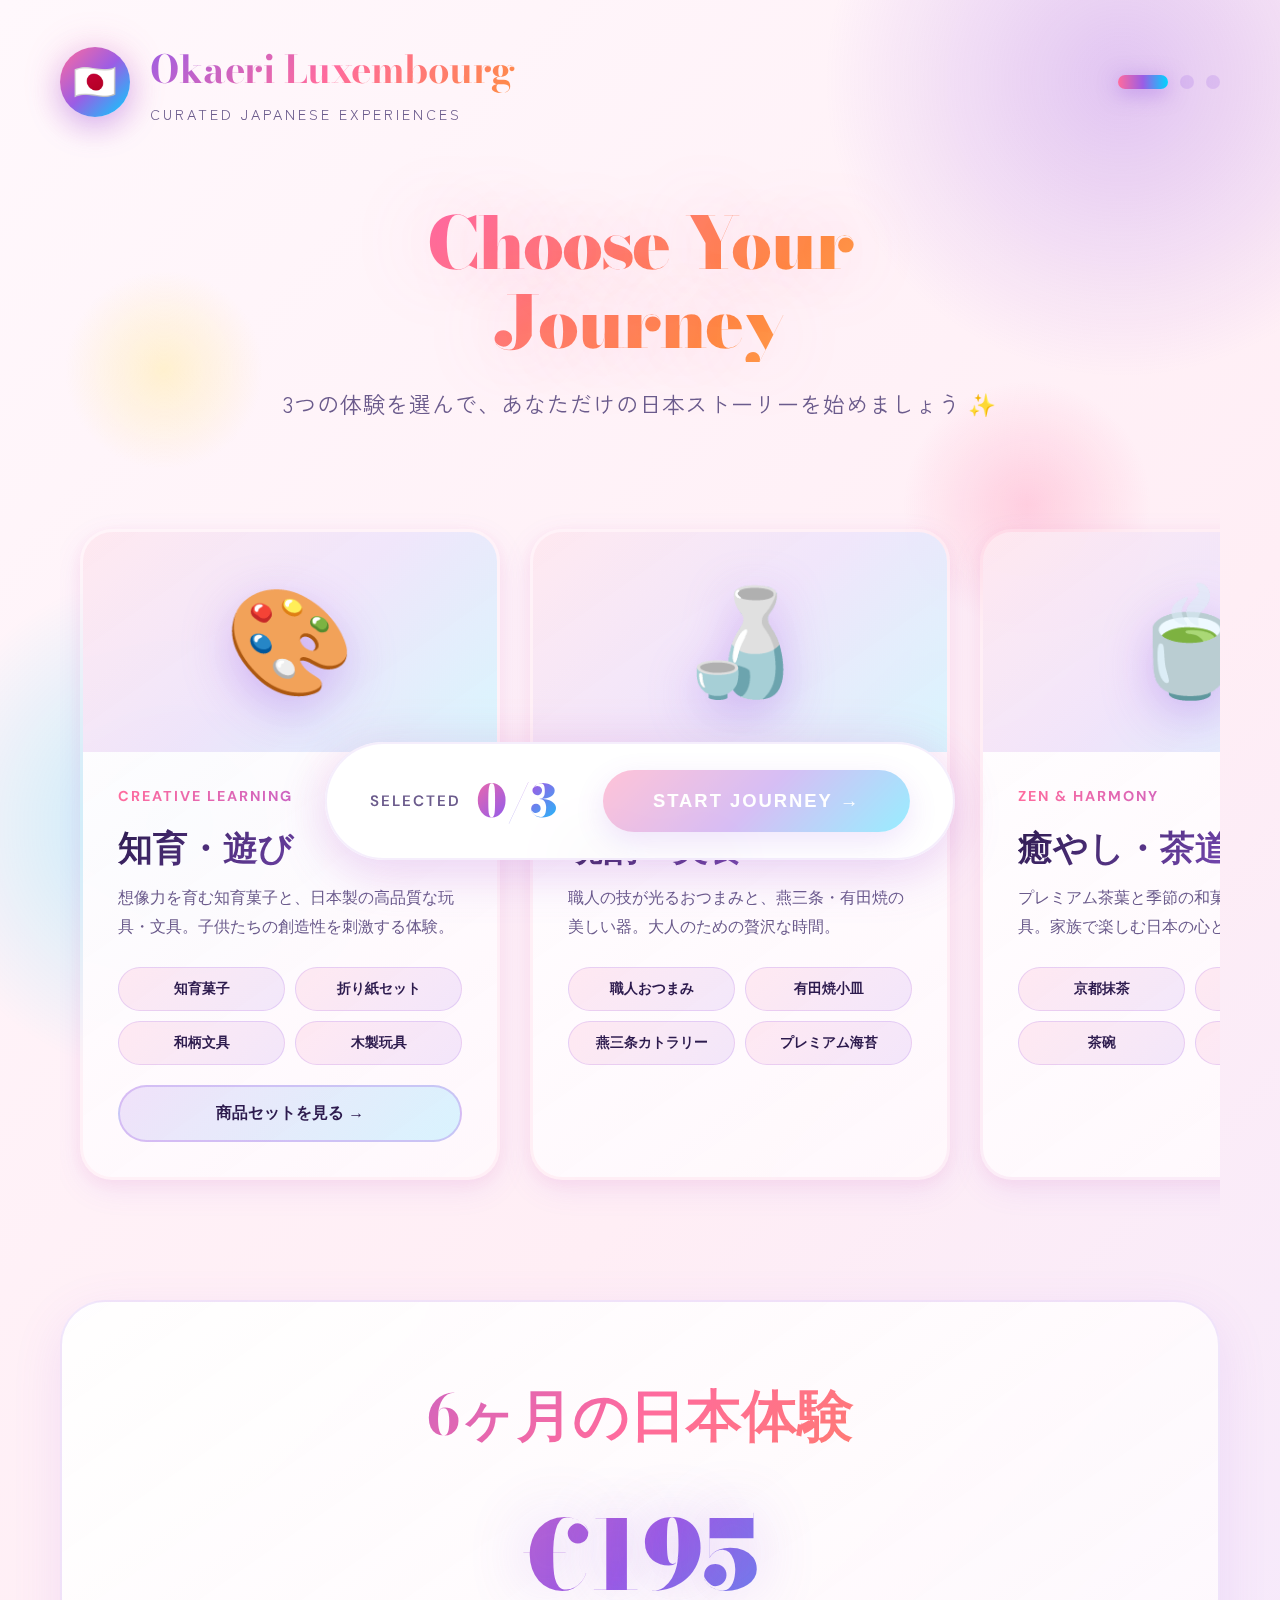
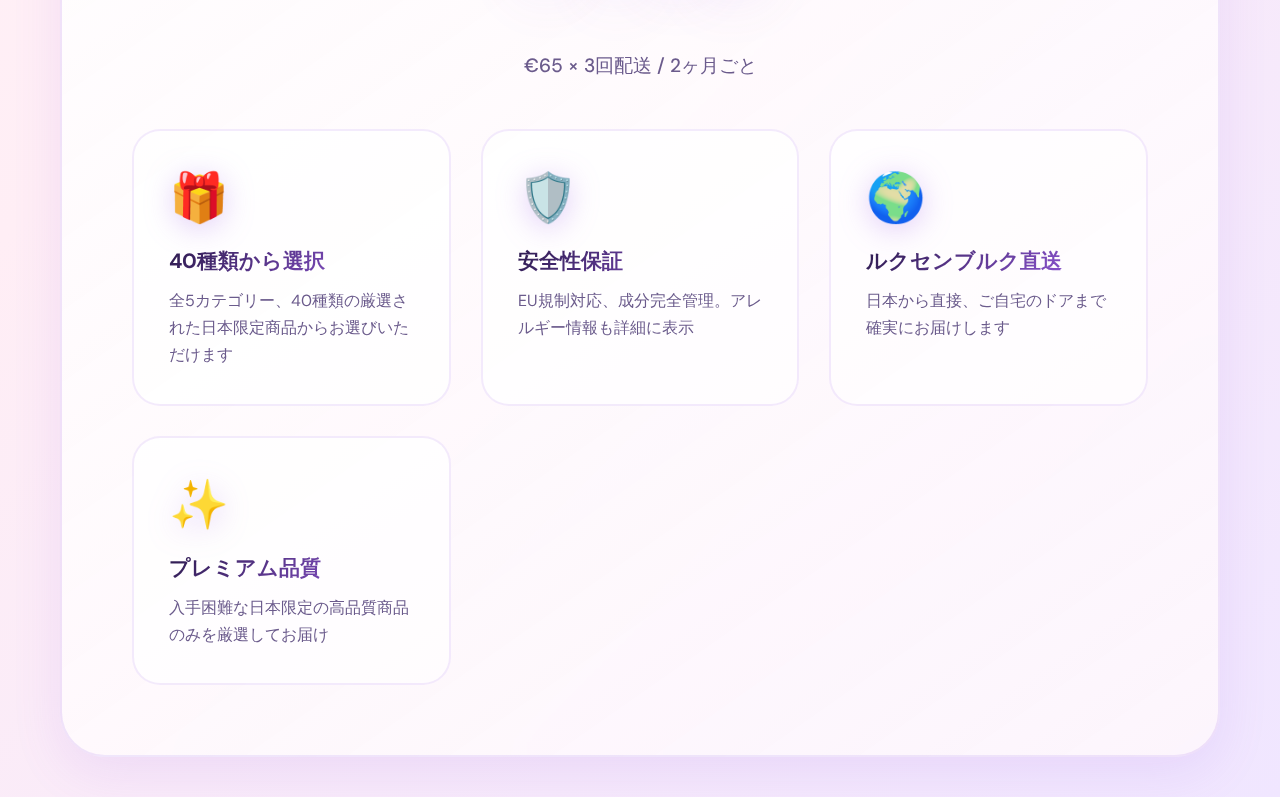
<file: sample6.html>
<!DOCTYPE html>
<html lang="ja">

<head>
    <meta charset="UTF-8">
    <meta name="viewport" content="width=device-width, initial-scale=1.0">
    <title>Okaeri Luxembourg - Curate Your Journey (Pop Edition)</title>
    <link
        href="https://fonts.googleapis.com/css2?family=Bodoni+Moda:wght@400;600;700;900&family=Zen+Kaku+Gothic+New:wght@300;400;500;700&family=DM+Sans:wght@400;500;700&display=swap"
        rel="stylesheet">
    <style>
        * {
            margin: 0;
            padding: 0;
            box-sizing: border-box;
        }

        :root {
            /* ポップで明るいカラーパレット */
            --bright-pink: #FF6B9D;
            --electric-purple: #9B5DE5;
            --vibrant-cyan: #00D4FF;
            --sunny-yellow: #FFE66D;
            --fresh-mint: #00F5A0;
            --hot-orange: #FF8C42;
            --candy-red: #FF5757;
            --soft-lavender: #E8C8FF;
            --light-bg: #FFF8FC;
            --pastel-pink-bg: #FFEEF5;
            --text-primary: #2D1B4E;
            --text-secondary: #6B5B8C;
        }

        body {
            font-family: 'DM Sans', sans-serif;
            background: linear-gradient(135deg, var(--light-bg) 0%, var(--pastel-pink-bg) 50%, #F0E6FF 100%);
            color: var(--text-primary);
            min-height: 100vh;
            overflow-x: hidden;
            position: relative;
        }

        body::before {
            content: '';
            position: fixed;
            top: -30%;
            right: -15%;
            width: 700px;
            height: 700px;
            background: radial-gradient(circle, rgba(155, 93, 229, 0.3) 0%, transparent 60%);
            border-radius: 50%;
            animation: float 15s ease-in-out infinite;
            pointer-events: none;
        }

        body::after {
            content: '';
            position: fixed;
            bottom: -25%;
            left: -10%;
            width: 600px;
            height: 600px;
            background: radial-gradient(circle, rgba(0, 212, 255, 0.25) 0%, transparent 60%);
            border-radius: 50%;
            animation: float 12s ease-in-out infinite reverse;
            pointer-events: none;
        }

        /* 追加の装飾ブロブ */
        .blob-1 {
            position: fixed;
            top: 30%;
            left: 5%;
            width: 200px;
            height: 200px;
            background: radial-gradient(circle, rgba(255, 230, 109, 0.3) 0%, transparent 70%);
            border-radius: 50%;
            animation: pulse 8s ease-in-out infinite;
            pointer-events: none;
        }

        .blob-2 {
            position: fixed;
            bottom: 30%;
            right: 10%;
            width: 250px;
            height: 250px;
            background: radial-gradient(circle, rgba(255, 107, 157, 0.25) 0%, transparent 70%);
            border-radius: 50%;
            animation: pulse 10s ease-in-out infinite 2s;
            pointer-events: none;
        }

        @keyframes float {

            0%,
            100% {
                transform: translate(0, 0) scale(1) rotate(0deg);
            }

            33% {
                transform: translate(40px, -40px) scale(1.1) rotate(5deg);
            }

            66% {
                transform: translate(-20px, 30px) scale(0.95) rotate(-3deg);
            }
        }

        @keyframes pulse {

            0%,
            100% {
                transform: scale(1);
                opacity: 0.6;
            }

            50% {
                transform: scale(1.2);
                opacity: 0.8;
            }
        }

        .container {
            max-width: 1600px;
            margin: 0 auto;
            padding: 40px 60px;
            position: relative;
            z-index: 1;
        }

        header {
            display: flex;
            justify-content: space-between;
            align-items: center;
            margin-bottom: 80px;
            animation: slideDown 0.8s ease-out;
        }

        .brand {
            display: flex;
            align-items: center;
            gap: 20px;
        }

        .brand-mark {
            width: 70px;
            height: 70px;
            background: linear-gradient(135deg, var(--bright-pink) 0%, var(--electric-purple) 50%, var(--vibrant-cyan) 100%);
            border-radius: 50%;
            display: flex;
            align-items: center;
            justify-content: center;
            font-size: 2.2rem;
            box-shadow: 0 10px 30px rgba(155, 93, 229, 0.4), 0 0 40px rgba(255, 107, 157, 0.2);
            animation: brandPulse 3s ease-in-out infinite;
        }

        @keyframes brandPulse {

            0%,
            100% {
                box-shadow: 0 10px 30px rgba(155, 93, 229, 0.4), 0 0 40px rgba(255, 107, 157, 0.2);
            }

            50% {
                box-shadow: 0 15px 40px rgba(155, 93, 229, 0.5), 0 0 60px rgba(255, 107, 157, 0.3);
            }
        }

        .brand-text h1 {
            font-family: 'Bodoni Moda', serif;
            font-size: 2.4rem;
            font-weight: 700;
            letter-spacing: -0.5px;
            background: linear-gradient(135deg, var(--electric-purple) 0%, var(--bright-pink) 50%, var(--hot-orange) 100%);
            -webkit-background-clip: text;
            -webkit-text-fill-color: transparent;
            background-clip: text;
        }

        .brand-text p {
            font-family: 'Zen Kaku Gothic New', sans-serif;
            font-size: 0.9rem;
            color: var(--text-secondary);
            letter-spacing: 3px;
            margin-top: 5px;
            text-transform: uppercase;
        }

        .progress-bar {
            display: flex;
            gap: 12px;
            align-items: center;
        }

        .progress-dot {
            width: 14px;
            height: 14px;
            border-radius: 50%;
            background: rgba(155, 93, 229, 0.2);
            transition: all 0.5s ease;
            position: relative;
        }

        .progress-dot.active {
            width: 50px;
            border-radius: 7px;
            background: linear-gradient(90deg, var(--bright-pink) 0%, var(--electric-purple) 50%, var(--vibrant-cyan) 100%);
            box-shadow: 0 4px 20px rgba(155, 93, 229, 0.5);
            animation: progressGlow 2s ease-in-out infinite;
        }

        @keyframes progressGlow {

            0%,
            100% {
                box-shadow: 0 4px 20px rgba(155, 93, 229, 0.5);
            }

            50% {
                box-shadow: 0 4px 30px rgba(255, 107, 157, 0.6);
            }
        }

        .hero-section {
            text-align: center;
            margin-bottom: 70px;
            animation: fadeIn 1s ease-out 0.2s backwards;
        }

        .hero-title {
            font-family: 'Bodoni Moda', serif;
            font-size: 4.5rem;
            font-weight: 900;
            line-height: 1.1;
            margin-bottom: 25px;
            background: linear-gradient(135deg, var(--electric-purple) 0%, var(--bright-pink) 30%, var(--hot-orange) 60%, var(--sunny-yellow) 100%);
            -webkit-background-clip: text;
            -webkit-text-fill-color: transparent;
            background-clip: text;
            letter-spacing: -2px;
            text-shadow: 0 0 80px rgba(255, 107, 157, 0.3);
        }

        .hero-subtitle {
            font-family: 'Zen Kaku Gothic New', sans-serif;
            font-size: 1.4rem;
            color: var(--text-secondary);
            font-weight: 400;
            letter-spacing: 1px;
        }

        .carousel-wrapper {
            position: relative;
            margin-bottom: 50px;
        }

        .carousel-container {
            display: flex;
            gap: 30px;
            overflow-x: auto;
            scroll-behavior: smooth;
            padding: 40px 20px;
            scrollbar-width: none;
            -ms-overflow-style: none;
        }

        .carousel-container::-webkit-scrollbar {
            display: none;
        }

        .experience-card {
            flex: 0 0 420px;
            background: linear-gradient(145deg, rgba(255, 255, 255, 0.95) 0%, rgba(255, 248, 252, 0.9) 100%);
            border-radius: 32px;
            padding: 0;
            cursor: pointer;
            position: relative;
            overflow: hidden;
            transition: all 0.5s cubic-bezier(0.4, 0, 0.2, 1);
            border: 3px solid transparent;
            background-clip: padding-box;
            backdrop-filter: blur(20px);
            animation: cardSlideIn 0.8s ease-out backwards;
            box-shadow: 0 10px 30px rgba(155, 93, 229, 0.1), 0 4px 15px rgba(255, 107, 157, 0.08);
        }

        .experience-card::before {
            content: '';
            position: absolute;
            top: 0;
            left: 0;
            right: 0;
            bottom: 0;
            border-radius: 32px;
            padding: 3px;
            background: linear-gradient(135deg, var(--bright-pink), var(--electric-purple), var(--vibrant-cyan), var(--fresh-mint));
            -webkit-mask: linear-gradient(#fff 0 0) content-box, linear-gradient(#fff 0 0);
            mask: linear-gradient(#fff 0 0) content-box, linear-gradient(#fff 0 0);
            -webkit-mask-composite: xor;
            mask-composite: exclude;
            opacity: 0;
            transition: opacity 0.5s ease;
            pointer-events: none;
        }

        .experience-card:nth-child(1) {
            animation-delay: 0.1s;
        }

        .experience-card:nth-child(2) {
            animation-delay: 0.2s;
        }

        .experience-card:nth-child(3) {
            animation-delay: 0.3s;
        }

        .experience-card:nth-child(4) {
            animation-delay: 0.4s;
        }

        .experience-card:nth-child(5) {
            animation-delay: 0.5s;
        }

        .experience-card:hover {
            transform: translateY(-12px) scale(1.03);
            box-shadow: 0 20px 50px rgba(155, 93, 229, 0.25), 0 10px 30px rgba(255, 107, 157, 0.15);
        }

        .experience-card:hover::before {
            opacity: 1;
        }

        .experience-card.selected {
            box-shadow: 0 15px 40px rgba(155, 93, 229, 0.3), 0 0 50px rgba(255, 107, 157, 0.2);
        }

        .experience-card.selected::before {
            opacity: 1;
        }

        .card-header {
            height: 220px;
            background: linear-gradient(135deg, rgba(255, 107, 157, 0.15) 0%, rgba(155, 93, 229, 0.15) 50%, rgba(0, 212, 255, 0.15) 100%);
            display: flex;
            align-items: center;
            justify-content: center;
            position: relative;
            overflow: hidden;
        }

        .card-header::before {
            content: '';
            position: absolute;
            width: 150%;
            height: 150%;
            background: conic-gradient(from 0deg, transparent 0%, rgba(255, 230, 109, 0.2) 25%, transparent 50%, rgba(0, 245, 160, 0.2) 75%, transparent 100%);
            animation: rotate 8s linear infinite;
            opacity: 0;
            transition: opacity 0.5s ease;
        }

        @keyframes rotate {
            from {
                transform: rotate(0deg);
            }

            to {
                transform: rotate(360deg);
            }
        }

        .experience-card:hover .card-header::before {
            opacity: 1;
        }

        .card-emoji {
            font-size: 6.5rem;
            filter: drop-shadow(0 15px 25px rgba(155, 93, 229, 0.4));
            transition: transform 0.5s ease;
            animation: emojiFloat 4s ease-in-out infinite;
        }

        @keyframes emojiFloat {

            0%,
            100% {
                transform: translateY(0) rotate(0deg);
            }

            25% {
                transform: translateY(-8px) rotate(3deg);
            }

            75% {
                transform: translateY(5px) rotate(-3deg);
            }
        }

        .experience-card:hover .card-emoji {
            transform: scale(1.2) rotate(-8deg);
            animation: none;
        }

        .card-body {
            padding: 35px;
        }

        .card-title {
            font-family: 'Bodoni Moda', serif;
            font-size: 2.2rem;
            font-weight: 700;
            margin-bottom: 10px;
            background: linear-gradient(135deg, var(--text-primary) 0%, var(--electric-purple) 100%);
            -webkit-background-clip: text;
            -webkit-text-fill-color: transparent;
            background-clip: text;
        }

        .card-label {
            font-size: 0.9rem;
            background: linear-gradient(90deg, var(--bright-pink), var(--electric-purple));
            -webkit-background-clip: text;
            -webkit-text-fill-color: transparent;
            background-clip: text;
            text-transform: uppercase;
            letter-spacing: 2px;
            font-weight: 700;
            margin-bottom: 15px;
        }

        .card-description {
            font-size: 1rem;
            line-height: 1.8;
            color: var(--text-secondary);
            margin-bottom: 25px;
            font-weight: 300;
        }

        .card-features {
            display: grid;
            grid-template-columns: repeat(2, 1fr);
            gap: 10px;
        }

        .feature-chip {
            background: linear-gradient(135deg, rgba(255, 107, 157, 0.12) 0%, rgba(155, 93, 229, 0.12) 100%);
            padding: 12px 18px;
            border-radius: 25px;
            font-size: 0.85rem;
            text-align: center;
            font-weight: 600;
            color: var(--text-primary);
            border: 1.5px solid rgba(155, 93, 229, 0.2);
            transition: all 0.3s ease;
        }

        .experience-card:hover .feature-chip {
            background: linear-gradient(135deg, rgba(255, 107, 157, 0.25) 0%, rgba(155, 93, 229, 0.25) 100%);
            border-color: rgba(155, 93, 229, 0.4);
            transform: translateY(-3px);
            box-shadow: 0 5px 15px rgba(155, 93, 229, 0.15);
        }

        .view-products-btn {
            width: 100%;
            background: linear-gradient(135deg, rgba(155, 93, 229, 0.15) 0%, rgba(0, 212, 255, 0.15) 100%);
            border: 2px solid rgba(155, 93, 229, 0.3);
            color: var(--text-primary);
            padding: 16px 24px;
            border-radius: 30px;
            font-size: 1rem;
            font-weight: 700;
            cursor: pointer;
            transition: all 0.4s ease;
            margin-top: 20px;
        }

        .view-products-btn:hover {
            background: linear-gradient(135deg, var(--bright-pink) 0%, var(--electric-purple) 50%, var(--vibrant-cyan) 100%);
            border-color: transparent;
            color: white;
            transform: translateY(-3px);
            box-shadow: 0 10px 30px rgba(155, 93, 229, 0.4);
        }

        .selection-badge {
            position: absolute;
            top: 20px;
            right: 20px;
            width: 55px;
            height: 55px;
            border-radius: 50%;
            background: linear-gradient(135deg, var(--bright-pink) 0%, var(--electric-purple) 50%, var(--vibrant-cyan) 100%);
            display: flex;
            align-items: center;
            justify-content: center;
            font-size: 1.6rem;
            color: white;
            opacity: 0;
            transform: scale(0) rotate(-180deg);
            transition: all 0.6s cubic-bezier(0.68, -0.55, 0.265, 1.55);
            box-shadow: 0 10px 30px rgba(155, 93, 229, 0.5);
        }

        .experience-card.selected .selection-badge {
            opacity: 1;
            transform: scale(1) rotate(0deg);
        }

        .product-showcase {
            position: fixed;
            top: 0;
            left: 0;
            width: 100%;
            height: 100%;
            background: rgba(45, 27, 78, 0.9);
            display: none;
            align-items: center;
            justify-content: center;
            z-index: 10001;
            backdrop-filter: blur(25px);
            animation: fadeIn 0.3s ease;
            overflow-y: auto;
            padding: 40px 20px;
        }

        .product-showcase.active {
            display: flex;
        }

        .showcase-content {
            background: linear-gradient(145deg, rgba(255, 255, 255, 0.98) 0%, rgba(255, 248, 252, 0.95) 100%);
            border-radius: 40px;
            max-width: 1200px;
            width: 100%;
            border: 2px solid rgba(155, 93, 229, 0.2);
            animation: slideInUp 0.5s ease-out;
            position: relative;
            max-height: 90vh;
            overflow-y: auto;
            box-shadow: 0 30px 80px rgba(155, 93, 229, 0.3), 0 0 100px rgba(255, 107, 157, 0.1);
        }

        .showcase-header {
            padding: 50px;
            border-bottom: 2px solid rgba(155, 93, 229, 0.15);
            position: sticky;
            top: 0;
            background: linear-gradient(145deg, rgba(255, 255, 255, 0.98) 0%, rgba(255, 248, 252, 0.95) 100%);
            z-index: 10;
            backdrop-filter: blur(20px);
        }

        .close-showcase {
            position: absolute;
            top: 30px;
            right: 30px;
            width: 55px;
            height: 55px;
            background: linear-gradient(135deg, rgba(255, 107, 157, 0.15) 0%, rgba(155, 93, 229, 0.15) 100%);
            border: none;
            border-radius: 50%;
            color: var(--text-primary);
            font-size: 1.6rem;
            cursor: pointer;
            transition: all 0.4s ease;
        }

        .close-showcase:hover {
            background: linear-gradient(135deg, var(--bright-pink), var(--electric-purple));
            color: white;
            transform: rotate(180deg) scale(1.1);
            box-shadow: 0 10px 30px rgba(155, 93, 229, 0.4);
        }

        .showcase-title {
            font-family: 'Bodoni Moda', serif;
            font-size: 3.5rem;
            font-weight: 700;
            margin-bottom: 15px;
            background: linear-gradient(135deg, var(--electric-purple) 0%, var(--bright-pink) 50%, var(--hot-orange) 100%);
            -webkit-background-clip: text;
            -webkit-text-fill-color: transparent;
            background-clip: text;
        }

        .showcase-subtitle {
            font-size: 1.3rem;
            background: linear-gradient(90deg, var(--vibrant-cyan), var(--fresh-mint));
            -webkit-background-clip: text;
            -webkit-text-fill-color: transparent;
            background-clip: text;
            font-weight: 600;
            margin-bottom: 10px;
            letter-spacing: 2px;
            text-transform: uppercase;
        }

        .showcase-description {
            font-size: 1.15rem;
            color: var(--text-secondary);
            line-height: 1.8;
            max-width: 800px;
        }

        .products-grid {
            padding: 50px;
            display: grid;
            grid-template-columns: repeat(auto-fit, minmax(320px, 1fr));
            gap: 30px;
        }

        .product-set {
            background: rgba(255, 255, 255, 0.8);
            border: 2px solid rgba(155, 93, 229, 0.15);
            border-radius: 28px;
            overflow: hidden;
            transition: all 0.4s ease;
            cursor: pointer;
        }

        .product-set:hover {
            transform: translateY(-10px);
            border-color: var(--electric-purple);
            box-shadow: 0 20px 50px rgba(155, 93, 229, 0.25), 0 0 30px rgba(255, 107, 157, 0.1);
        }

        .product-image {
            width: 100%;
            height: 280px;
            background: linear-gradient(135deg, rgba(255, 107, 157, 0.15) 0%, rgba(155, 93, 229, 0.15) 50%, rgba(0, 212, 255, 0.15) 100%);
            display: flex;
            align-items: center;
            justify-content: center;
            position: relative;
            overflow: hidden;
        }

        .product-image img {
            width: 100%;
            height: 100%;
            object-fit: cover;
            transition: transform 0.5s ease;
        }

        .product-set:hover .product-image img {
            transform: scale(1.1);
        }

        .product-placeholder {
            font-size: 5.5rem;
            filter: drop-shadow(0 10px 20px rgba(155, 93, 229, 0.3));
        }

        .product-info {
            padding: 28px;
        }

        .product-name {
            font-family: 'Bodoni Moda', serif;
            font-size: 1.6rem;
            font-weight: 700;
            background: linear-gradient(135deg, var(--text-primary), var(--electric-purple));
            -webkit-background-clip: text;
            -webkit-text-fill-color: transparent;
            background-clip: text;
            margin-bottom: 12px;
        }

        .product-description {
            font-size: 0.95rem;
            color: var(--text-secondary);
            line-height: 1.7;
            margin-bottom: 20px;
        }

        .product-items {
            display: flex;
            flex-wrap: wrap;
            gap: 8px;
            margin-bottom: 20px;
        }

        .product-item-tag {
            background: linear-gradient(135deg, rgba(255, 107, 157, 0.15), rgba(155, 93, 229, 0.15));
            border: 1.5px solid rgba(155, 93, 229, 0.25);
            padding: 8px 14px;
            border-radius: 20px;
            font-size: 0.8rem;
            color: var(--text-primary);
            font-weight: 500;
        }

        .product-actions {
            display: flex;
            gap: 12px;
        }

        .view-details-btn {
            flex: 1;
            background: linear-gradient(135deg, var(--bright-pink) 0%, var(--electric-purple) 50%, var(--vibrant-cyan) 100%);
            color: white;
            border: none;
            padding: 14px 22px;
            border-radius: 30px;
            font-size: 1rem;
            font-weight: 700;
            cursor: pointer;
            transition: all 0.4s ease;
        }

        .view-details-btn:hover {
            transform: translateY(-3px);
            box-shadow: 0 12px 30px rgba(155, 93, 229, 0.4);
        }

        .select-set-btn {
            background: rgba(155, 93, 229, 0.1);
            color: var(--text-primary);
            border: 2px solid rgba(155, 93, 229, 0.3);
            padding: 14px 22px;
            border-radius: 30px;
            font-size: 1rem;
            font-weight: 700;
            cursor: pointer;
            transition: all 0.3s ease;
        }

        .select-set-btn:hover {
            background: rgba(155, 93, 229, 0.25);
            border-color: var(--electric-purple);
        }

        .product-badge {
            position: absolute;
            top: 15px;
            right: 15px;
            background: linear-gradient(135deg, var(--bright-pink), var(--hot-orange));
            color: white;
            padding: 10px 18px;
            border-radius: 25px;
            font-size: 0.8rem;
            font-weight: 800;
            text-transform: uppercase;
            letter-spacing: 1px;
            box-shadow: 0 6px 20px rgba(255, 107, 157, 0.4);
        }

        @keyframes slideInUp {
            from {
                opacity: 0;
                transform: translateY(60px);
            }

            to {
                opacity: 1;
                transform: translateY(0);
            }
        }

        .control-panel {
            position: fixed;
            bottom: 40px;
            left: 50%;
            transform: translateX(-50%);
            background: rgba(255, 255, 255, 0.95);
            backdrop-filter: blur(30px);
            padding: 25px 45px;
            border-radius: 100px;
            display: flex;
            align-items: center;
            gap: 45px;
            box-shadow: 0 15px 50px rgba(155, 93, 229, 0.2), 0 0 50px rgba(255, 107, 157, 0.1), inset 0 0 0 2px rgba(155, 93, 229, 0.1);
            z-index: 1000;
            animation: slideUp 0.8s ease-out 0.5s backwards;
        }

        .counter {
            display: flex;
            align-items: center;
            gap: 15px;
        }

        .counter-label {
            font-size: 0.95rem;
            color: var(--text-secondary);
            text-transform: uppercase;
            letter-spacing: 2px;
            font-weight: 600;
        }

        .counter-value {
            font-family: 'Bodoni Moda', serif;
            font-size: 2.8rem;
            font-weight: 900;
            background: linear-gradient(135deg, var(--bright-pink) 0%, var(--electric-purple) 50%, var(--vibrant-cyan) 100%);
            -webkit-background-clip: text;
            -webkit-text-fill-color: transparent;
            background-clip: text;
        }

        .start-button {
            background: linear-gradient(135deg, var(--bright-pink) 0%, var(--electric-purple) 50%, var(--vibrant-cyan) 100%);
            color: white;
            border: none;
            padding: 20px 50px;
            border-radius: 50px;
            font-size: 1.15rem;
            font-weight: 800;
            cursor: pointer;
            transition: all 0.4s ease;
            box-shadow: 0 10px 30px rgba(155, 93, 229, 0.4);
            text-transform: uppercase;
            letter-spacing: 2px;
            position: relative;
            overflow: hidden;
        }

        .start-button::before {
            content: '';
            position: absolute;
            top: 0;
            left: -100%;
            width: 100%;
            height: 100%;
            background: linear-gradient(90deg, transparent, rgba(255, 255, 255, 0.3), transparent);
            transition: left 0.5s ease;
        }

        .start-button:hover:not(:disabled)::before {
            left: 100%;
        }

        .start-button:hover:not(:disabled) {
            transform: translateY(-4px) scale(1.02);
            box-shadow: 0 15px 45px rgba(155, 93, 229, 0.5), 0 0 40px rgba(255, 107, 157, 0.3);
        }

        .start-button:disabled {
            opacity: 0.4;
            cursor: not-allowed;
        }

        .pricing-showcase {
            background: linear-gradient(145deg, rgba(255, 255, 255, 0.9) 0%, rgba(255, 248, 252, 0.8) 100%);
            backdrop-filter: blur(25px);
            border-radius: 45px;
            padding: 70px;
            margin-top: 80px;
            border: 2px solid rgba(155, 93, 229, 0.15);
            animation: fadeIn 1s ease-out 0.8s backwards;
            box-shadow: 0 15px 50px rgba(155, 93, 229, 0.12);
            position: relative;
            overflow: hidden;
        }

        .pricing-showcase::before {
            content: '';
            position: absolute;
            top: -50%;
            right: -30%;
            width: 500px;
            height: 500px;
            background: radial-gradient(circle, rgba(255, 107, 157, 0.1) 0%, transparent 70%);
            border-radius: 50%;
            pointer-events: none;
        }

        .pricing-header {
            text-align: center;
            margin-bottom: 50px;
            position: relative;
            z-index: 1;
        }

        .pricing-title {
            font-family: 'Bodoni Moda', serif;
            font-size: 3.5rem;
            font-weight: 700;
            margin-bottom: 15px;
            background: linear-gradient(135deg, var(--electric-purple) 0%, var(--bright-pink) 50%, var(--hot-orange) 100%);
            -webkit-background-clip: text;
            -webkit-text-fill-color: transparent;
            background-clip: text;
        }

        .pricing-amount {
            font-family: 'Bodoni Moda', serif;
            font-size: 6rem;
            font-weight: 900;
            background: linear-gradient(135deg, var(--bright-pink) 0%, var(--electric-purple) 50%, var(--vibrant-cyan) 100%);
            -webkit-background-clip: text;
            -webkit-text-fill-color: transparent;
            background-clip: text;
            margin: 25px 0;
            text-shadow: 0 0 60px rgba(155, 93, 229, 0.3);
        }

        .pricing-details {
            font-size: 1.2rem;
            color: var(--text-secondary);
            font-weight: 500;
        }

        .value-grid {
            display: grid;
            grid-template-columns: repeat(auto-fit, minmax(280px, 1fr));
            gap: 30px;
            margin-top: 50px;
            position: relative;
            z-index: 1;
        }

        .value-item {
            background: rgba(255, 255, 255, 0.7);
            padding: 35px;
            border-radius: 28px;
            border: 2px solid rgba(155, 93, 229, 0.12);
            transition: all 0.4s ease;
        }

        .value-item:hover {
            background: linear-gradient(135deg, rgba(255, 107, 157, 0.1) 0%, rgba(155, 93, 229, 0.1) 100%);
            border-color: rgba(155, 93, 229, 0.3);
            transform: translateY(-8px);
            box-shadow: 0 15px 40px rgba(155, 93, 229, 0.2);
        }

        .value-icon {
            font-size: 3rem;
            margin-bottom: 18px;
            filter: drop-shadow(0 5px 15px rgba(155, 93, 229, 0.3));
        }

        .value-title {
            font-size: 1.3rem;
            font-weight: 700;
            margin-bottom: 12px;
            background: linear-gradient(135deg, var(--text-primary), var(--electric-purple));
            -webkit-background-clip: text;
            -webkit-text-fill-color: transparent;
            background-clip: text;
        }

        .value-text {
            font-size: 1rem;
            color: var(--text-secondary);
            line-height: 1.7;
        }

        .success-modal {
            position: fixed;
            top: 0;
            left: 0;
            width: 100%;
            height: 100%;
            background: rgba(45, 27, 78, 0.9);
            display: none;
            align-items: center;
            justify-content: center;
            z-index: 10000;
            backdrop-filter: blur(15px);
            animation: fadeIn 0.3s ease;
        }

        .success-modal.active {
            display: flex;
        }

        .modal-content {
            background: linear-gradient(145deg, rgba(255, 255, 255, 0.98) 0%, rgba(255, 248, 252, 0.95) 100%);
            border-radius: 45px;
            padding: 70px;
            max-width: 650px;
            text-align: center;
            border: 2px solid rgba(155, 93, 229, 0.2);
            animation: modalPop 0.6s cubic-bezier(0.68, -0.55, 0.265, 1.55);
            box-shadow: 0 30px 80px rgba(155, 93, 229, 0.3);
        }

        .modal-emoji {
            font-size: 7rem;
            margin-bottom: 30px;
            animation: celebrateBounce 1s ease infinite;
        }

        @keyframes celebrateBounce {

            0%,
            100% {
                transform: translateY(0) scale(1) rotate(0deg);
            }

            25% {
                transform: translateY(-15px) scale(1.1) rotate(-5deg);
            }

            50% {
                transform: translateY(0) scale(1) rotate(0deg);
            }

            75% {
                transform: translateY(-10px) scale(1.05) rotate(5deg);
            }
        }

        .modal-title {
            font-family: 'Bodoni Moda', serif;
            font-size: 3.5rem;
            font-weight: 700;
            margin-bottom: 20px;
            background: linear-gradient(135deg, var(--bright-pink) 0%, var(--electric-purple) 50%, var(--vibrant-cyan) 100%);
            -webkit-background-clip: text;
            -webkit-text-fill-color: transparent;
            background-clip: text;
        }

        .modal-text {
            font-size: 1.25rem;
            color: var(--text-secondary);
            line-height: 1.9;
            margin-bottom: 20px;
        }

        .modal-selections {
            background: linear-gradient(135deg, rgba(255, 107, 157, 0.12) 0%, rgba(155, 93, 229, 0.12) 100%);
            padding: 28px;
            border-radius: 25px;
            margin: 30px 0;
            border: 2px solid rgba(155, 93, 229, 0.2);
        }

        @keyframes slideDown {
            from {
                opacity: 0;
                transform: translateY(-30px);
            }

            to {
                opacity: 1;
                transform: translateY(0);
            }
        }

        @keyframes fadeIn {
            from {
                opacity: 0;
            }

            to {
                opacity: 1;
            }
        }

        @keyframes cardSlideIn {
            from {
                opacity: 0;
                transform: translateX(-60px) rotate(-3deg);
            }

            to {
                opacity: 1;
                transform: translateX(0) rotate(0deg);
            }
        }

        @keyframes slideUp {
            from {
                opacity: 0;
                transform: translate(-50%, 60px);
            }

            to {
                opacity: 1;
                transform: translate(-50%, 0);
            }
        }

        @keyframes modalPop {
            from {
                opacity: 0;
                transform: scale(0.6) rotate(-5deg);
            }

            to {
                opacity: 1;
                transform: scale(1) rotate(0deg);
            }
        }

        @media (max-width: 768px) {
            .container {
                padding: 30px 20px;
            }

            .hero-title {
                font-size: 2.8rem;
            }

            .experience-card {
                flex: 0 0 320px;
            }

            .control-panel {
                flex-direction: column;
                gap: 20px;
                padding: 25px 35px;
            }

            .pricing-showcase {
                padding: 45px 30px;
            }

            .pricing-amount {
                font-size: 4rem;
            }
        }
    </style>
</head>

<body>
    <div class="blob-1"></div>
    <div class="blob-2"></div>

    <div class="container">
        <header>
            <div class="brand">
                <div class="brand-mark">🇯🇵</div>
                <div class="brand-text">
                    <h1>Okaeri Luxembourg</h1>
                    <p>Curated Japanese Experiences</p>
                </div>
            </div>
            <div class="progress-bar">
                <div class="progress-dot active"></div>
                <div class="progress-dot"></div>
                <div class="progress-dot"></div>
            </div>
        </header>

        <div class="hero-section">
            <h2 class="hero-title">Choose Your<br>Journey</h2>
            <p class="hero-subtitle">3つの体験を選んで、あなただけの日本ストーリーを始めましょう ✨</p>
        </div>

        <div class="carousel-wrapper">
            <div class="carousel-container" id="carousel">
                <div class="experience-card" data-id="kids">
                    <div class="selection-badge">✓</div>
                    <div class="card-header">
                        <div class="card-emoji">🎨</div>
                    </div>
                    <div class="card-body">
                        <div class="card-label">Creative Learning</div>
                        <h3 class="card-title">知育・遊び</h3>
                        <p class="card-description">
                            想像力を育む知育菓子と、日本製の高品質な玩具・文具。子供たちの創造性を刺激する体験。
                        </p>
                        <div class="card-features">
                            <div class="feature-chip">知育菓子</div>
                            <div class="feature-chip">折り紙セット</div>
                            <div class="feature-chip">和柄文具</div>
                            <div class="feature-chip">木製玩具</div>
                        </div>
                        <button class="view-products-btn"
                            onclick="event.stopPropagation(); showProductShowcase('kids')">
                            商品セットを見る →
                        </button>
                    </div>
                </div>

                <div class="experience-card" data-id="gourmet">
                    <div class="selection-badge">✓</div>
                    <div class="card-header">
                        <div class="card-emoji">🍶</div>
                    </div>
                    <div class="card-body">
                        <div class="card-label">Epicurean Delights</div>
                        <h3 class="card-title">晩酌・美食</h3>
                        <p class="card-description">
                            職人の技が光るおつまみと、燕三条・有田焼の美しい器。大人のための贅沢な時間。
                        </p>
                        <div class="card-features">
                            <div class="feature-chip">職人おつまみ</div>
                            <div class="feature-chip">有田焼小皿</div>
                            <div class="feature-chip">燕三条カトラリー</div>
                            <div class="feature-chip">プレミアム海苔</div>
                        </div>
                    </div>
                </div>

                <div class="experience-card" data-id="zen">
                    <div class="selection-badge">✓</div>
                    <div class="card-header">
                        <div class="card-emoji">🍵</div>
                    </div>
                    <div class="card-body">
                        <div class="card-label">Zen & Harmony</div>
                        <h3 class="card-title">癒やし・茶道</h3>
                        <p class="card-description">
                            プレミアム茶葉と季節の和菓子、美しい茶道具。家族で楽しむ日本の心と癒し。
                        </p>
                        <div class="card-features">
                            <div class="feature-chip">京都抹茶</div>
                            <div class="feature-chip">季節の和菓子</div>
                            <div class="feature-chip">茶碗</div>
                            <div class="feature-chip">茶筅</div>
                        </div>
                    </div>
                </div>

                <div class="experience-card" data-id="craft">
                    <div class="selection-badge">✓</div>
                    <div class="card-header">
                        <div class="card-emoji">✂️</div>
                    </div>
                    <div class="card-body">
                        <div class="card-label">Artisan Workshop</div>
                        <h3 class="card-title">創造・工芸</h3>
                        <p class="card-description">
                            日本の伝統工芸DIYキットと上質な文房具。クリエイティブなものづくりの喜び。
                        </p>
                        <div class="card-features">
                            <div class="feature-chip">藍染めキット</div>
                            <div class="feature-chip">水引細工</div>
                            <div class="feature-chip">書道セット</div>
                            <div class="feature-chip">和紙</div>
                        </div>
                    </div>
                </div>

                <div class="experience-card" data-id="sweets">
                    <div class="selection-badge">✓</div>
                    <div class="card-header">
                        <div class="card-emoji">🍬</div>
                    </div>
                    <div class="card-body">
                        <div class="card-label">Kawaii Flavors</div>
                        <h3 class="card-title">J-Sweets</h3>
                        <p class="card-description">
                            日本のポップカルチャーと人気菓子、限定デザイングッズ。甘い幸せをお届け。
                        </p>
                        <div class="card-features">
                            <div class="feature-chip">ハイチュウ</div>
                            <div class="feature-chip">ポッキー限定</div>
                            <div class="feature-chip">キットカット抹茶</div>
                            <div class="feature-chip">キャラグッズ</div>
                        </div>
                    </div>
                </div>
            </div>
        </div>

        <div class="pricing-showcase">
            <div class="pricing-header">
                <h3 class="pricing-title">6ヶ月の日本体験</h3>
                <div class="pricing-amount">€195</div>
                <p class="pricing-details">€65 × 3回配送 / 2ヶ月ごと</p>
            </div>

            <div class="value-grid">
                <div class="value-item">
                    <div class="value-icon">🎁</div>
                    <div class="value-title">40種類から選択</div>
                    <div class="value-text">全5カテゴリー、40種類の厳選された日本限定商品からお選びいただけます</div>
                </div>
                <div class="value-item">
                    <div class="value-icon">🛡️</div>
                    <div class="value-title">安全性保証</div>
                    <div class="value-text">EU規制対応、成分完全管理。アレルギー情報も詳細に表示</div>
                </div>
                <div class="value-item">
                    <div class="value-icon">🌍</div>
                    <div class="value-title">ルクセンブルク直送</div>
                    <div class="value-text">日本から直接、ご自宅のドアまで確実にお届けします</div>
                </div>
                <div class="value-item">
                    <div class="value-icon">✨</div>
                    <div class="value-title">プレミアム品質</div>
                    <div class="value-text">入手困難な日本限定の高品質商品のみを厳選してお届け</div>
                </div>
            </div>
        </div>
    </div>

    <div class="control-panel">
        <div class="counter">
            <span class="counter-label">Selected</span>
            <span class="counter-value"><span id="count">0</span>/3</span>
        </div>
        <button class="start-button" id="startBtn" disabled>
            Start Journey →
        </button>
    </div>

    <div class="success-modal" id="modal">
        <div class="modal-content">
            <div class="modal-emoji">🎊</div>
            <h2 class="modal-title">Your Journey Begins!</h2>
            <p class="modal-text">
                素晴らしい選択です！選ばれた3つの体験が、<br>
                これから半年間、2ヶ月ごとにお届けされます。
            </p>
            <div class="modal-selections" id="selections"></div>
            <button class="start-button" onclick="document.getElementById('modal').classList.remove('active')">
                Continue to Checkout
            </button>
        </div>
    </div>

    <div class="product-showcase" id="productShowcase">
        <div class="showcase-content">
            <div class="showcase-header">
                <button class="close-showcase" onclick="closeProductShowcase()">✕</button>
                <div class="showcase-title" id="showcaseTitle">知育・遊び</div>
                <div class="showcase-subtitle" id="showcaseSubtitle">Creative Learning</div>
                <div class="showcase-description" id="showcaseDescription">
                    5〜12歳のお子様向け。知育菓子と日本製の高品質な玩具・文具で、遊びながら学ぶ喜びを体験していただけます。
                </div>
            </div>
            <div class="products-grid" id="productsGrid">
                <!-- Products will be loaded here -->
            </div>
        </div>
    </div>

    <script>
        const cards = document.querySelectorAll('.experience-card');
        const countDisplay = document.getElementById('count');
        const startBtn = document.getElementById('startBtn');
        const modal = document.getElementById('modal');
        const selectionsDisplay = document.getElementById('selections');

        let selected = [];

        const categoryNames = {
            'kids': '知育・遊び',
            'gourmet': '晩酌・美食',
            'zen': '癒やし・茶道',
            'craft': '創造・工芸',
            'sweets': 'J-Sweets'
        };

        // Product data for each category
        const productSets = {
            kids: [
                {
                    name: '科学実験セット',
                    description: 'クラシエの知育菓子「ねるねるねるね」と「たのしいおすしやさん」、そして日本製の実験キットで科学の楽しさを体験。',
                    items: ['ねるねるねるね', 'たのしいおすしやさん', '実験キット', '学習ガイド'],
                    badge: 'ベストセラー',
                    image: '🧪'
                },
                {
                    name: 'アート＆クラフトセット',
                    description: '知育菓子「ポッピンクッキン」シリーズと高品質な折り紙、色鉛筆で創造力を開花させます。',
                    items: ['ポッピンクッキン', '千代紙折り紙100枚', '色鉛筆24色', '折り方ガイド'],
                    badge: '人気',
                    image: '🎨'
                },
                {
                    name: '和の文化体験セット',
                    description: '日本の伝統的な知育菓子と和柄の文房具、木製玩具で日本文化を楽しく学習。',
                    items: ['和菓子づくりキット', '和柄筆箱', 'けん玉', '漢字カード'],
                    badge: '新商品',
                    image: '🏯'
                },
                {
                    name: 'パズル＆ゲームセット',
                    description: '知育菓子と日本製の木製パズル、知能ゲームで論理的思考を育みます。',
                    items: ['グミつくろうキット', '木製立体パズル', '知能ゲーム', 'ステッカー'],
                    badge: '教育的',
                    image: '🧩'
                },
                {
                    name: 'サイエンスクッキングセット',
                    description: '料理を科学する知育菓子と、日本の伝統的なお菓子作り体験キット。',
                    items: ['わたあめ作りキット', 'チョコレート工場', '和菓子型セット', 'レシピブック'],
                    badge: '体験型',
                    image: '🍭'
                },
                {
                    name: 'ネイチャー探検セット',
                    description: '自然をテーマにした知育菓子と、観察キット、日本製の虫眼鏡で探究心を刺激。',
                    items: ['昆虫グミキット', '虫眼鏡', '観察ノート', '自然ステッカー'],
                    badge: '冒険',
                    image: '🔍'
                }
            ]
        };

        cards.forEach(card => {
            card.addEventListener('click', () => {
                const id = card.dataset.id;

                if (card.classList.contains('selected')) {
                    card.classList.remove('selected');
                    selected = selected.filter(s => s !== id);
                } else if (selected.length < 3) {
                    card.classList.add('selected');
                    selected.push(id);
                }

                updateUI();
            });
        });

        function updateUI() {
            countDisplay.textContent = selected.length;
            startBtn.disabled = selected.length !== 3;
        }

        startBtn.addEventListener('click', () => {
            const names = selected.map(id => categoryNames[id]).join('、');
            selectionsDisplay.innerHTML = `
                <div style="font-size: 0.95rem; color: var(--text-secondary); margin-bottom: 12px;">選択された体験</div>
                <div style="font-size: 1.6rem; font-weight: 800; background: linear-gradient(135deg, var(--bright-pink), var(--electric-purple)); -webkit-background-clip: text; -webkit-text-fill-color: transparent;">${names}</div>
            `;
            modal.classList.add('active');
        });

        modal.addEventListener('click', (e) => {
            if (e.target === modal) {
                modal.classList.remove('active');
            }
        });

        // Product showcase functions
        function showProductShowcase(categoryId) {
            const showcase = document.getElementById('productShowcase');
            const productsGrid = document.getElementById('productsGrid');

            // Update header based on category
            if (categoryId === 'kids') {
                document.getElementById('showcaseTitle').textContent = '知育・遊び';
                document.getElementById('showcaseSubtitle').textContent = 'Creative Learning';
                document.getElementById('showcaseDescription').textContent = '5〜12歳のお子様向け。知育菓子と日本製の高品質な玩具・文具で、遊びながら学ぶ喜びを体験していただけます。';

                // Load products
                const products = productSets.kids;
                productsGrid.innerHTML = products.map(product => `
                    <div class="product-set">
                        <div class="product-image">
                            ${product.badge ? `<div class="product-badge">${product.badge}</div>` : ''}
                            <div class="product-placeholder">${product.image}</div>
                        </div>
                        <div class="product-info">
                            <div class="product-name">${product.name}</div>
                            <div class="product-description">${product.description}</div>
                            <div class="product-items">
                                ${product.items.map(item => `<span class="product-item-tag">${item}</span>`).join('')}
                            </div>
                            <div class="product-actions">
                                <button class="view-details-btn" onclick="viewProductDetails('${product.name}')">
                                    詳細を見る
                                </button>
                                <button class="select-set-btn" onclick="selectProductSet('${product.name}')">
                                    選択
                                </button>
                            </div>
                        </div>
                    </div>
                `).join('');
            }

            showcase.classList.add('active');
        }

        function closeProductShowcase() {
            document.getElementById('productShowcase').classList.remove('active');
        }

        function viewProductDetails(productName) {
            alert(`${productName}の詳細ページへ移動します。\n\n商品の詳細情報、成分表、アレルギー情報、配送スケジュールなどをご確認いただけます。`);
            // Here you would navigate to the product detail page
            // window.location.href = `/products/${encodeURIComponent(productName)}`;
        }

        function selectProductSet(productName) {
            alert(`${productName}を選択しました！\n\nこのセットがあなたのジャーニーの一部になります。`);
            closeProductShowcase();
        }

        // Close showcase on outside click
        document.getElementById('productShowcase').addEventListener('click', (e) => {
            if (e.target.id === 'productShowcase') {
                closeProductShowcase();
            }
        });
    </script>
</body>

</html>
</file>
